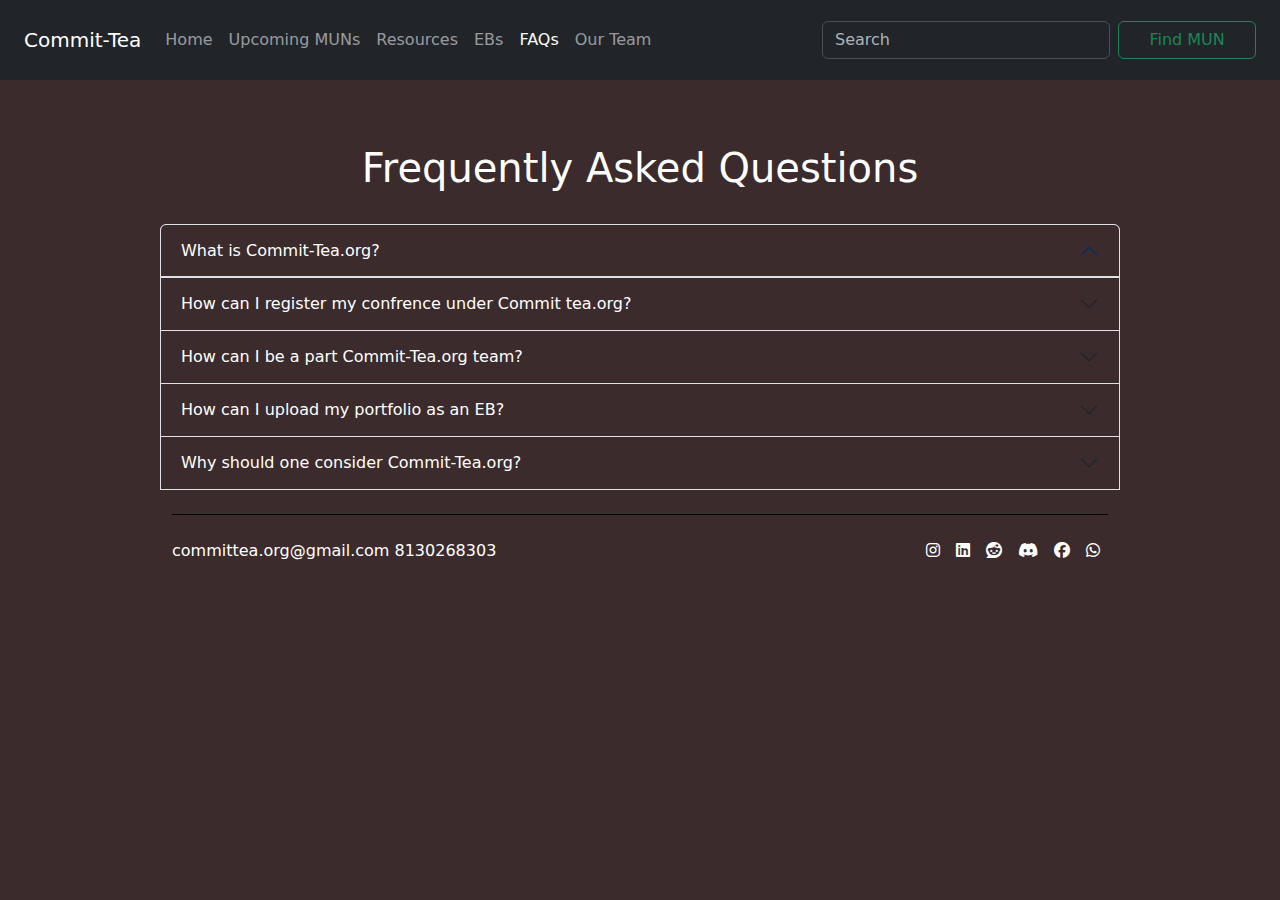
<file: faq.html>
<!DOCTYPE html>
<html>
  <head>
  <meta charset="utf-8">
  <meta name="viewport" content="width=device-width",initial-scale=1.0>
  <title>FAQs | Commit-Tea</title>
  <link href="style.css" rel="stylesheet" type="text/css">
  <link rel="preconnect" href="https://fonts.googleapis.com">
<link rel="preconnect" href="https://fonts.gstatic.com" crossorigin>
<link href="https://fonts.googleapis.com/css2?family=Cormorant+Garamond:ital,wght@0,300;0,400;0,500;0,600;0,700;1,300;1,400;1,500;1,600;1,700&display=swap" rel="stylesheet">
  <style>
    /* GLOBAL STYLES
    -------------------------------------------------- */
    /* Padding below the footer and lighter body text */
    body {
      padding-top: 3rem;
      padding-bottom: 3rem;
      color: rgb(var(--bs-tertiary-color-rgb));
   
    }
    /* CUSTOMIZE THE CAROUSEL
    -------------------------------------------------- */
    /* Carousel base class */
    .carousel {
      margin-bottom: 4rem;
    }
    /* Since positioning the image, we need to help out the caption */
    .carousel-caption {
      bottom: 3rem;
      z-index: 10;
    }
    /* Declare heights because of positioning of img element */
    .carousel-item {
      height: 32rem;
    }
    /* MARKETING CONTENT
    -------------------------------------------------- */
    /* Center align the text within the three columns below the carousel */
    .marketing .col-lg-4 {
      margin-bottom: 1.5rem;
      text-align: center;
    }
    /* rtl:begin:ignore */
    .marketing .col-lg-4 p {
      margin-right: .75rem;
      margin-left: .75rem;
    }
    /* rtl:end:ignore */
    /* RESPONSIVE CSS
    -------------------------------------------------- */
    @media (min-width: 40em) {
      /* Bump up size of carousel content */
      .carousel-caption p {
        margin-bottom: 1.25rem;
        font-size: 1.25rem;
        line-height: 1.4;
      }
      .featurette-heading {
        font-size: 50px;
      }
    }
    @media (min-width: 62em) {
      .featurette-heading {
        margin-top: 7rem;
      }
    }
    a {
  color: #ffffff;
  text-decoration: none;
  transition: color 0.3s;

  padding: 0px 0px;
  border-radius: 5px;
}






  </style>
<header data-bs-theme="dark" style="background-color: #7e361c;">
  <body style="background-color: #3B2B2C;">
  <nav class="navbar navbar-expand-md navbar-dark fixed-top bg-dark" style="background-color: #7e361c;">
    <div class="container-fluid" style="margin: 12px;">
      <a class="navbar-brand" href="#">Commit-Tea</a>
      <button class="navbar-toggler" type="button" data-bs-toggle="collapse" data-bs-target="#navbarCollapse" aria-controls="navbarCollapse" aria-expanded="false" aria-label="Toggle navigation">
        <span class="navbar-toggler-icon"></span>
      </button>
      <div class="collapse navbar-collapse" id="navbarCollapse">
        <ul class="navbar-nav me-auto mb-2 mb-md-0">
          <li class="nav-item">
            <a class="nav-link" aria-current="page" href="home.html">Home</a>
          </li>
          <li class="nav-item">
            <a class="nav-link" href="Upcoming_MUN.html">Upcoming MUNs</a>
          </li>
          <li class="nav-item">
            <a class="nav-link" href="https://docs.google.com/document/d/1LzsPCbvlZHPqbRdmsMCP7bk4DlWePwk37pUHad0Y7xM/edit">Resources</a>
          </li>
          <li class="nav-item">
            <a class="nav-link" href="ebs.html">EBs</a>
          </li>
          <li class="nav-item">
            <a class="nav-link active" href="faq.html">FAQs</a>
          </li>
          <li class="nav-item">
            <a class="nav-link" href="Our-team.html">Our Team</a>
          </li>
        </ul>
        <form class="d-flex" role="search">
          <input class="form-control me-2" type="search" placeholder="Search" aria-label="Search">
          <button class="btn btn-outline-success" type="submit" style="width: 200px;">Find MUN</button>
        </form>
      </div>
    </div>
  </nav>
</header>

    <h1 class="display-5-fw-bold-text-body-emphasis" style="margin-left: auto; margin-right: auto; text-align: center; margin-bottom: 2rem; margin-top: 6rem ; color: #ffffff;;">Frequently Asked Questions</h1>
    <!--FAQ 1-->
    <div class="accordion" id="accordionExample" style="margin-left: auto; margin-right: auto; width: 75%; margin-bottom: 7rem; background-color: #3B2B2C;">
        <div class="accordion-item">
            <h2 class="accordion-header" id="headingOne"; >
              <button class="accordion-button" type="button" data-bs-toggle="collapse" data-bs-target="#collapseOne" aria-expanded="true" aria-controls="collapseOne" style="background-color:#3B2B2C; color: #ffffff;">
               What is Commit-Tea.org? 
              </button>
            </h2>
            <div id="collapseOne" class="accordion-collapse collapse" aria-labelledby="headingOne" data-bs-parent="#accordionExample">
              <div class="accordion-body" style="background-color: #3B2B2C; color: #ffffff;">
                CommitTea.org is a premier media partnering agency dedicated to providing Model UN Summits around India a chance to increase their outreach. We excel in advertising conferences across the circuit, offering a platform for Executive Board Members to showcase their expertise to a wide audience of hosts and providing Indian delegates with valuable resources composed by the most adept around the circuit!
              </div>
            </div>
          </div>
          <!--FAQ 2-->
        <div class="accordion-item">
            <h2 class="accordion-header" id="headingTwo">
              <button class="accordion-button collapsed" type="button" data-bs-toggle="collapse" data-bs-target="#collapseTwo" aria-expanded="false" aria-controls="collapseTwo" style="background-color: #3B2B2C;color: #ffffff;">
                How can I register my confrence under Commit tea.org?
              </button>
            </h2>
            <div id="collapseTwo" class="accordion-collapse collapse" aria-labelledby="headingTwo" data-bs-parent="#accordionExample">
              <div class="accordion-body " style="background-color: #3B2B2C;color: #ffffff;">
                Are you seeking to put your Model UN conference to an even greater height? You can always apply here at the first slide of coursel in the home page. Expect a response from us soon!
              </div>
            </div>
          </div>
          <!--FAQ 3-->
        <div class="accordion-item">
            <h2 class="accordion-header" id="headingThree">
              <button class="accordion-button collapsed" type="button" data-bs-toggle="collapse" data-bs-target="#collapseThree" aria-expanded="false" aria-controls="collapseTwo" style="background-color: #3B2B2C;color: #ffffff;">
                How can I be a part Commit-Tea.org team?
              </button>
            </h2>
            <div id="collapseThree" class="accordion-collapse collapse" aria-labelledby="headingThree" data-bs-parent="#accordionExample">
              <div class="accordion-body" style="background-color: #3B2B2C; color: #ffffff;">
                Are you interested in joining CommitTea as an official volunteer?  If you're ready to unleash your potential, drive impactful change, and lead with unparalleled dedication, seize this opportunity to join CommitTea.org!
                <br><br>
<a href="https://docs.google.com/forms/d/e/1FAIpQLSdtDu5l0nt2oVtwcQPAq8k_IswKuWGieDMmYhbTBtF_WA-6kQ/viewform" style="color: #ffffff;">Click on this text to apply as a Volunteers</a>
<br>
<a href="https://docs.google.com/forms/d/1sSjhI8Tqu2L3OMts1IBTR3g3YonM-mX_C1zvpnx520c/viewform?edit_requested=true" style="color: #ffffff;">Click on this text to apply as a Marketing Intern</a>
<br>



              </div>
            </div>
          </div>
        <!-- FAQ 4 -->
        <div class="accordion-item">
          <h2 class="accordion-header" id="headingFour">
            <button class="accordion-button collapsed" type="button" data-bs-toggle="collapse" data-bs-target="#collapseFour" aria-expanded="false" aria-controls="collapseFour" style="background-color: #3B2B2C;color: #ffffff;">
              How can I upload my portfolio as an EB?

            </button>
          </h2>
          <div id="collapseFour" class="accordion-collapse collapse" aria-labelledby="headingFour" data-bs-parent="#accordionExample">
            <div class="accordion-body" style="background-color: #3B2B2C; color: #ffffff;">
              Increase your visibility within the professional community and connect with organizations that value your expertise by applying at 
              <br>
              <a href="https://docs.google.com/forms/d/1qo45O_7QmbOr8qNJqzH9i4L9Ozj8KdvGuJM9l2jYG2Q/edit" style="color: #ffffff;">here</a>
            </div>
          </div>
        </div>
        <!-- FAQ 5 -->
        <div class="accordion-item">
          <h2 class="accordion-header" id="headingFive">
            <button class="accordion-button collapsed" type="button" data-bs-toggle="collapse" data-bs-target="#collapseFive" aria-expanded="false" aria-controls="collapseFive" style="background-color: #3B2B2C; color: #ffffff;">
              Why should one consider Commit-Tea.org?
            </button>
          </h2>
          <div id="collapseFive" class="accordion-collapse collapse" aria-labelledby="headingFive" data-bs-parent="#accordionExample">
            <div class="accordion-body" style="background-color: #3B2B2C; color: #ffffff;">
              Commit-Tea offers its clients and users a wide range of assorted resources to select from. Our organization seeks to stretch its outreach all over India, notably being the pioneer in creating an inclusive and personalized center for hosts and delegates spanning a variety of matters.

            </div>
          </div>
        </div>
    <div class="container">
      <!-- Include Font Awesome CDN in the head of your HTML -->
<link rel="stylesheet" href="https://cdnjs.cloudflare.com/ajax/libs/font-awesome/6.1.1/css/all.min.css">

<footer class="d-flex flex-wrap justify-content-between align-items-center py-3 my-4 border-top" >
  <p class="col-md-4 mb-0 text-white">committea.org@gmail.com       8130268303</p>

  <ul class="nav col-md-4 justify-content-end">
    <li class="nav-item"><a href="https://www.instagram.com/committeaorg" class="nav-link px-2 text-white"><i class="fab fa-instagram"></i></a></li>
    <li class="nav-item"><a href="https://www.linkedin.com/in/committea-org-276aa0311/?original_referer=https%3A%2F%2Flinktr.ee%2F" class="nav-link px-2 text-white"><i class="fab fa-linkedin"></i></a></li>
    <li class="nav-item"><a href="https://www.reddit.com/r/committea/" class="nav-link px-2 text-white"><i class="fab fa-reddit"></i></a></li>
    <li class="nav-item"><a href="https://discord.com/invite/edzQcmbn5u" class="nav-link px-2 text-white"><i class="fab fa-discord"></i></a></li>
    <li class="nav-item"><a href="https://www.facebook.com/people/Commit-tea/61560628137798/" class="nav-link px-2 text-white"><i class="fab fa-facebook"></i></a></li>
    <li class="nav-item"><a href="https://chat.whatsapp.com/Jv0NdW444NsAep0yiUnhc2" class="nav-link px-2 text-white"><i class="fab fa-whatsapp"></i></a></li>
  </ul>
</footer>


      <script src="script.js"></script>



    </body></html>
</file>
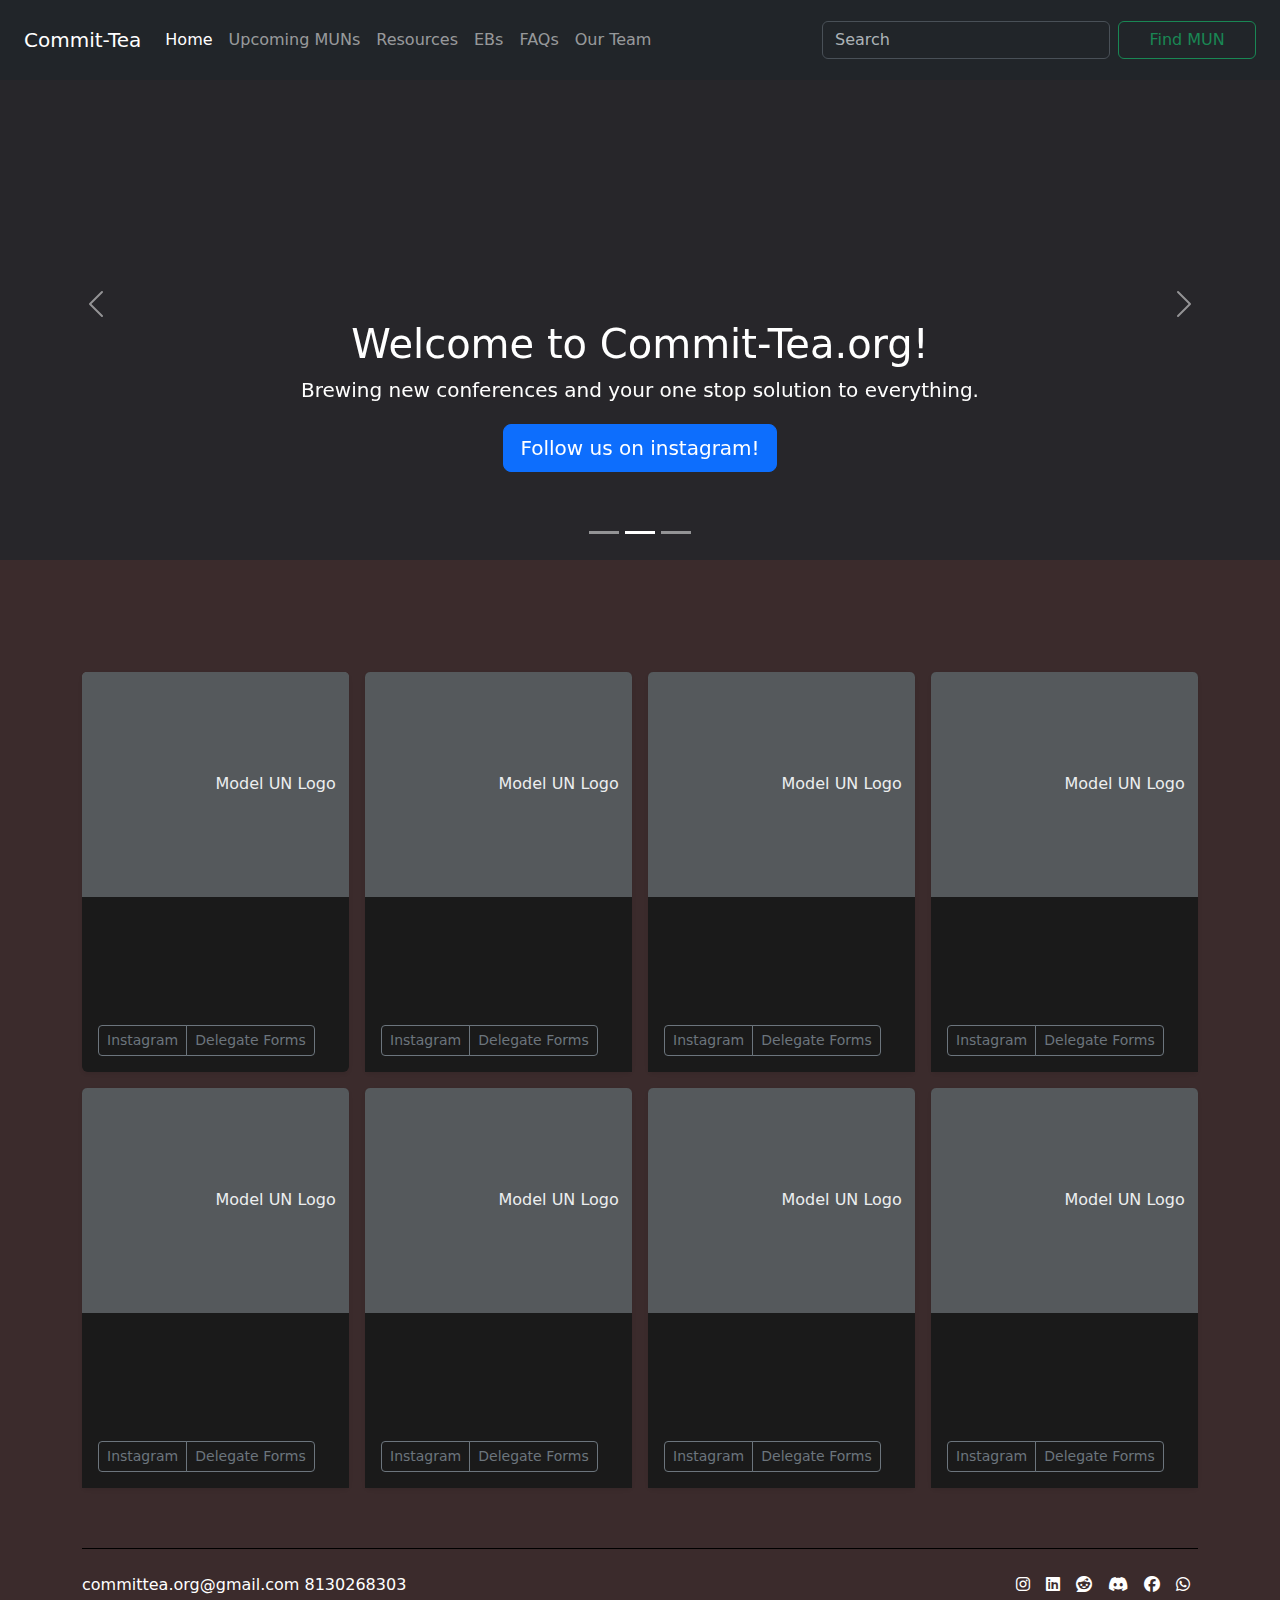
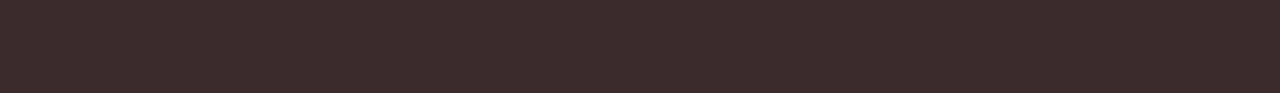
<file: home.html>
<!DOCTYPE html>
<html>

<head>
  <meta charset="utf-8">
  <meta name="viewport" content="width=device-width">
  <title>HOME | Commit-Tea</title>
  <link href="style.css" rel="stylesheet" type="text/css" />
   <link rel="preconnect" href="https://fonts.googleapis.com">
<link rel="preconnect" href="https://fonts.gstatic.com" crossorigin>
<link href="https://fonts.googleapis.com/css2?family=Cormorant+Garamond:ital,wght@0,300;0,400;0,500;0,600;0,700;1,300;1,400;1,500;1,600;1,700&display=swap" rel="stylesheet">
  
  <style>
    /* GLOBAL STYLES
    -------------------------------------------------- */
    /* Padding below the footer and lighter body text */

    body {
      padding-top: 3rem;
      padding-bottom: 3rem;
      color: rgb(var(--bs-tertiary-color-rgb));
    }


    /* CUSTOMIZE THE CAROUSEL
    -------------------------------------------------- */

    /* Carousel base class */
    .carousel {
      margin-bottom: 4rem;
    }
    /* Since positioning the image, we need to help out the caption */
    .carousel-caption {
      bottom: 3rem;
      z-index: 10;
    }

    /* Declare heights because of positioning of img element */
    .carousel-item {
      height: 32rem;
    }


    /* MARKETING CONTENT
    -------------------------------------------------- */

    /* Center align the text within the three columns below the carousel */
    .marketing .col-lg-4 {
      margin-bottom: 1.5rem;
      text-align: center;
    }
    /* rtl:begin:ignore */
    .marketing .col-lg-4 p {
      margin-right: .75rem;
      margin-left: .75rem;
    }
    /* rtl:end:ignore */


    /* Featurettes
    ------------------------- */

    .featurette-divider {
      margin: 5rem 0; /* Space out the Bootstrap <hr> more */
    }

    /* Thin out the marketing headings */
    /* rtl:begin:remove */
    .featurette-heading {
      letter-spacing: -.05rem;
    }

    /* rtl:end:remove */

    /* RESPONSIVE CSS
    -------------------------------------------------- */

    @media (min-width: 40em) {
      /* Bump up size of carousel content */
      .carousel-caption p {
        margin-bottom: 1.25rem;
        font-size: 1.25rem;
        line-height: 1.4;
      }

      .featurette-heading {
        font-size: 50px;
      }
    }

    @media (min-width: 62em) {
      .featurette-heading {
        margin-top: 7rem;
      }
    }

    .footer{
      color: aliceblue;
    }

    .classuwu{
      text-align: left; }
    

  </style>
</head>

<body style="background-color: #3B2B2C">
  <header data-bs-theme="dark">
    <nav class="navbar navbar-expand-md navbar-dark fixed-top bg-dark ">
      <div class="container-fluid" style="margin: 12px;" style="background-color: rgb(26, 26, 26);">
        <a class="navbar-brand" href="#">Commit-Tea</a>
        <button class="navbar-toggler" type="button" data-bs-toggle="collapse" data-bs-target="#navbarCollapse" aria-controls="navbarCollapse" aria-expanded="false" aria-label="Toggle navigation">
          <span class="navbar-toggler-icon"></span>
        </button>
        <div class="collapse navbar-collapse" id="navbarCollapse">
          <ul class="navbar-nav me-auto mb-2 mb-md-0">
            <li class="nav-item">
              <a class="nav-link active" aria-current="page" href="#">Home</a>
            </li>
            <li class="nav-item">
              <a class="nav-link" href="Upcoming_MUN.html">Upcoming MUNs</a>
            </li>
            <li class="nav-item">
              <a class="nav-link" href="https://docs.google.com/document/d/1LzsPCbvlZHPqbRdmsMCP7bk4DlWePwk37pUHad0Y7xM/edit">Resources</a>
            </li>
            <li class="nav-item">
              <a class="nav-link" href="ebs.html">EBs</a>
            </li>
            <li class="nav-item">
              <a class="nav-link" href="faq.html">FAQs</a>
            </li>
            <li class="nav-item">
              <a class="nav-link" href="Our-team.html">Our Team</a>
            </li>


          </li>
          </ul>

          <form class="d-flex" role="search">
            <input class="form-control me-2" type="search" placeholder="Search" aria-label="Search">
            <button class="btn btn-outline-success" type="submit" style="width: 200px;">Find MUN</button>
          </form>
        </div>
      </div>
    </nav>
  </header>
  <main>

    <div id="myCarousel" class="carousel slide mb-6" data-bs-ride="carousel">
      <div class="carousel-indicators">
        <button type="button" data-bs-target="#myCarousel" data-bs-slide-to="0" class="" aria-label="Slide 1"></button>
        <button type="button" data-bs-target="#myCarousel" data-bs-slide-to="1" aria-label="Slide 2" class="active" aria-current="true"></button>
        <button type="button" data-bs-target="#myCarousel" data-bs-slide-to="2" aria-label="Slide 3" class=""></button>
      </div>
      <div class="carousel-inner">
        <div class="carousel-item">
          <svg class="bd-placeholder-img" width="100%" height="100%" xmlns="http://www.w3.org/2000/svg" aria-hidden="true" preserveAspectRatio="xMidYMid slice" focusable="false"><rect width="100%" height="100%" fill="var(--bs-secondary-color)"></rect></svg>
          <div class="container">
            <div class="carousel-caption text-start">
              <h1>Find upcoming conferences!</h1>
              <p class="opacity-75">Commit-Tea has the list of all the great upcoming conferences. The list will be out very soon. Add your conference to our evergrowing list!</p>
              <p><a class="btn btn-lg btn-primary" href="https://docs.google.com/forms/d/e/1FAIpQLSemIjuPcnMkKWXyoPFtt7pHVRJEY5Qx6rEXeYUffc3VYU7WiQ/viewform?usp=sf_link">Collaborate with us!</a></p>
            </div>
          </div>
        </div>
        <div class="carousel-item active">
          <svg class="bd-placeholder-img" width="100%" height="100%" xmlns="http://www.w3.org/2000/svg" aria-hidden="true" preserveAspectRatio="xMidYMid slice" focusable="false"><rect width="100%" height="100%" fill="var(--bs-secondary-color)"></rect></svg>
          <div class="container">
            <div class="carousel-caption">
              <h1>Welcome to Commit-Tea.org! </h1>
              <p>Brewing new conferences and your one stop solution to everything.</p>
              <p><a class="btn btn-lg btn-primary" href="https://www.instagram.com/committeaorg">Follow us on instagram!</a></p>
            </div>
          </div>
        </div>
        <div class="carousel-item">
          <svg class="bd-placeholder-img" width="100%" height="100%" xmlns="http://www.w3.org/2000/svg" aria-hidden="true" preserveAspectRatio="xMidYMid slice" focusable="false"><rect width="100%" height="100%" fill="var(--bs-secondary-color)"></rect></svg>
          <div class="container">
            <div class="carousel-caption text-end">
              <h1> Resources for Preperation</h1>
              <p>Specially curated by a team of several copywriters and editorship of well-regarded EBs, catered exceptionally for the Indian Circuit.</p>
              <p><a class="btn btn-lg btn-primary" href="https://docs.google.com/document/d/1LzsPCbvlZHPqbRdmsMCP7bk4DlWePwk37pUHad0Y7xM/edit">Browse resource section</a></p>
            </div>
          </div>
        </div>
      </div>
      <button class="carousel-control-prev" type="button" data-bs-target="#myCarousel" data-bs-slide="prev">
        <span class="carousel-control-prev-icon" aria-hidden="true"></span>
        <span class="visually-hidden">Previous</span>
      </button>
      <button class="carousel-control-next" type="button" data-bs-target="#myCarousel" data-bs-slide="next">
        <span class="carousel-control-next-icon" aria-hidden="true"></span>
        <span class="visually-hidden">Next</span>
      </button>
    </div>


    <!-- Marketing messaging and featurettes
    ================================================== -->
    <!-- Wrap the rest of the page in another container to center all the content. -->

    <div class="album py-5 bg-body-tertiary" style="background-color: #3B2B2C; height: 900px;">
      <div class="container">

        <div class="row row-cols-1 row-cols-sm-2 row-cols-md-3 g-3">
          <div class="col">
            <div class="card shadow-sm" style="background-color: rgb(26, 26, 26);">
              <svg class="bd-placeholder-img card-img-top" style="background-color: dimgray;" width="100%" height="225" xmlns="http://www.w3.org/2000/svg" role="img" aria-label="Placeholder: Model UN Logo" preserveAspectRatio="xMidYMid slice" focusable="false"><title>Placeholder</title><rect width="100%" height="100%" fill="#55595c"></rect><text x="50%" y="50%" fill="#eceeef" dy=".3em">Model UN Logo</text></svg>
              <div class="card-body classuwu">
                <p><br><br><br><br></p>
                <div class="d-flex justify-content-between align-items-center">
                  <div class="btn-group">
                    <button type="button" class="btn btn-sm btn-outline-secondary">Instagram</button>
                    <button type="button" class="btn btn-sm btn-outline-secondary">Delegate Forms</button>
                  </div>
                  <small class="text-body-secondary"></small>
                </div>
              </div>
            </div>
          </div>
          <div class="col">
            <div class="card shadow-sm">
              <svg class="bd-placeholder-img card-img-top" width="100%" height="225" xmlns="http://www.w3.org/2000/svg" role="img" aria-label="Placeholder: Model UN Logo" preserveAspectRatio="xMidYMid slice" focusable="false"><title>Placeholder</title><rect width="100%" height="100%" fill="#55595c"></rect><text x="50%" y="50%" fill="#eceeef" dy=".3em">Model UN Logo</text></svg>
              <div class="card-body classuwu" style="background-color: rgb(26, 26, 26);">
                <p><br><br><br><br></p>
                <div class="d-flex justify-content-between align-items-center">
                  <div class="btn-group">
                    <button type="button" class="btn btn-sm btn-outline-secondary">Instagram</button>
                    <button type="button" class="btn btn-sm btn-outline-secondary">Delegate Forms</button>
                  </div>
                  <small class="text-body-secondary"></small>
                </div>
              </div>
            </div>
          </div>
          <div class="col">
            <div class="card shadow-sm">
              <svg class="bd-placeholder-img card-img-top" width="100%" height="225" xmlns="http://www.w3.org/2000/svg" role="img" aria-label="Placeholder: Model UN Logo" preserveAspectRatio="xMidYMid slice" focusable="false"><title>Placeholder</title><rect width="100%" height="100%" fill="#55595c"></rect><text x="50%" y="50%" fill="#eceeef" dy=".3em">Model UN Logo</text></svg>
              <div class="card-body classuwu" style="background-color:rgb(26, 26, 26) ;">
                <p><br><br><br><br></p>
                <div class="d-flex justify-content-between align-items-center">
                  <div class="btn-group">
                    <button type="button" class="btn btn-sm btn-outline-secondary">Instagram</button>
                    <button type="button" class="btn btn-sm btn-outline-secondary">Delegate Forms</button>
                  </div>
                  <small class="text-body-secondary"></small>
                </div>
              </div>
            </div>
          </div>
          <div class="col">
            <div class="card shadow-sm">
              <svg class="bd-placeholder-img card-img-top" width="100%" height="225" xmlns="http://www.w3.org/2000/svg" role="img" aria-label="Placeholder: Model UN Logo" preserveAspectRatio="xMidYMid slice" focusable="false"><title>Placeholder</title><rect width="100%" height="100%" fill="#55595c"></rect><text x="50%" y="50%" fill="#eceeef" dy=".3em">Model UN Logo</text></svg>
              <div class="card-body  classuwu" style="background-color: rgb(26, 26, 26);">
                <p><br><br><br><br></p>
                <div class="d-flex justify-content-between align-items-center">
                  <div class="btn-group">
                    <button type="button" class="btn btn-sm btn-outline-secondary">Instagram</button>
                    <button type="button" class="btn btn-sm btn-outline-secondary">Delegate Forms</button>
                  </div>
                  <small class="text-body-secondary"></small>
                </div>
              </div>
            </div>
          </div>
          <div class="col">
            <div class="card shadow-sm">
              <svg class="bd-placeholder-img card-img-top" width="100%" height="225" xmlns="http://www.w3.org/2000/svg" role="img" aria-label="Placeholder: Model UN Logo" preserveAspectRatio="xMidYMid slice" focusable="false"><title>Placeholder</title><rect width="100%" height="100%" fill="#55595c"></rect><text x="50%" y="50%" fill="#eceeef" dy=".3em">Model UN Logo</text></svg>
              <div class="card-body classuwu" style="background-color: rgb(26, 26, 26);">
                <p><br><br><br><br></p>
                <div class="d-flex justify-content-between align-items-center">
                  <div class="btn-group">
                    <button type="button" class="btn btn-sm btn-outline-secondary">Instagram</button>
                    <button type="button" class="btn btn-sm btn-outline-secondary">Delegate Forms</button>
                  </div>
                  <small class="text-body-secondary"></small>
                </div>
              </div>
            </div>
          </div>
          <div class="col">
            <div class="card shadow-sm">
              <svg class="bd-placeholder-img card-img-top" width="100%" height="225" xmlns="http://www.w3.org/2000/svg" role="img" aria-label="Placeholder: Model UN Logo" preserveAspectRatio="xMidYMid slice" focusable="false"><title>Placeholder</title><rect width="100%" height="100%" fill="#55595c"></rect><text x="50%" y="50%" fill="#eceeef" dy=".3em">Model UN Logo</text></svg>
              <div class="card-body  classuwu" style="background-color: rgb(26, 26, 26);">
                <p><br><br><br><br></p>
                <div class="d-flex justify-content-between align-items-center">
                  <div class="btn-group">
                    <button type="button" class="btn btn-sm btn-outline-secondary">Instagram</button>
                    <button type="button" class="btn btn-sm btn-outline-secondary">Delegate Forms</button>
                  </div>
                  <small class="text-body-secondary"></small>
                </div>
              </div>
            </div>
          </div>
          <div class="col">
            <div class="card shadow-sm">
              <svg class="bd-placeholder-img card-img-top" width="100%" height="225" xmlns="http://www.w3.org/2000/svg" role="img" aria-label="Placeholder: Model UN Logo" preserveAspectRatio="xMidYMid slice" focusable="false"><title>Placeholder</title><rect width="100%" height="100%" fill="#55595c"></rect><text x="50%" y="50%" fill="#eceeef" dy=".3em">Model UN Logo</text></svg>
              <div class="card-body classuwu" style="background-color: rgb(26, 26, 26);">
                <p><br><br><br><br></p>
                <div class="d-flex justify-content-between align-items-center">
                  <div class="btn-group">
                    <button type="button" class="btn btn-sm btn-outline-secondary">Instagram</button>
                    <button type="button" class="btn btn-sm btn-outline-secondary">Delegate Forms</button>
                  </div>
                  <small class="text-body-secondary"></small>
                </div>
              </div>
            </div>
          </div>
          <div class="col">
            <div class="card shadow-sm">
              <svg class="bd-placeholder-img card-img-top" width="100%" height="225" xmlns="http://www.w3.org/2000/svg" role="img" aria-label="Placeholder: Model UN Logo" preserveAspectRatio="xMidYMid slice" focusable="false"><title>Placeholder</title><rect width="100%" height="100%" fill="#55595c"></rect><text x="50%" y="50%" fill="#eceeef" dy=".3em">Model UN Logo</text></svg>
              <div class="card-body  classuwu" style="background-color: rgb(26, 26, 26);">
                <p><br><br><br><br></p>
                <div class="d-flex justify-content-between align-items-center">
                  <div class="btn-group">
                    <button type="button" class="btn btn-sm btn-outline-secondary">Instagram</button>
                    <button type="button" class="btn btn-sm btn-outline-secondary">Delegate Forms</button>
                  </div>
                  <small class="text-body-secondary"></small>
                </div>
              </div>
            </div>
          </div>
        </div>
      </div>

    </div>
  </main>
  <div class="container">
   <link rel="stylesheet" href="https://cdnjs.cloudflare.com/ajax/libs/font-awesome/6.1.1/css/all.min.css">

<footer class="d-flex flex-wrap justify-content-between align-items-center py-3 my-4 border-top" >
  <p class="col-md-4 mb-0 text-white">committea.org@gmail.com       8130268303</p>

  <ul class="nav col-md-4 justify-content-end">
    <li class="nav-item"><a href="https://www.instagram.com/committeaorg" class="nav-link px-2 text-white"><i class="fab fa-instagram"></i></a></li>
    <li class="nav-item"><a href="https://www.linkedin.com/in/committea-org-276aa0311/?original_referer=https%3A%2F%2Flinktr.ee%2F" class="nav-link px-2 text-white"><i class="fab fa-linkedin"></i></a></li>
    <li class="nav-item"><a href="https://www.reddit.com/r/committea/" class="nav-link px-2 text-white"><i class="fab fa-reddit"></i></a></li>
    <li class="nav-item"><a href="https://discord.com/invite/edzQcmbn5u" class="nav-link px-2 text-white"><i class="fab fa-discord"></i></a></li>
    <li class="nav-item"><a href="https://www.facebook.com/people/Commit-tea/61560628137798/" class="nav-link px-2 text-white"><i class="fab fa-facebook"></i></a></li>
    <li class="nav-item"><a href="https://chat.whatsapp.com/Jv0NdW444NsAep0yiUnhc2" class="nav-link px-2 text-white"><i class="fab fa-whatsapp"></i></a></li>
  </ul>
</footer>



  </div>
  <script src="script.js"></script>
</body>

</html>
</file>
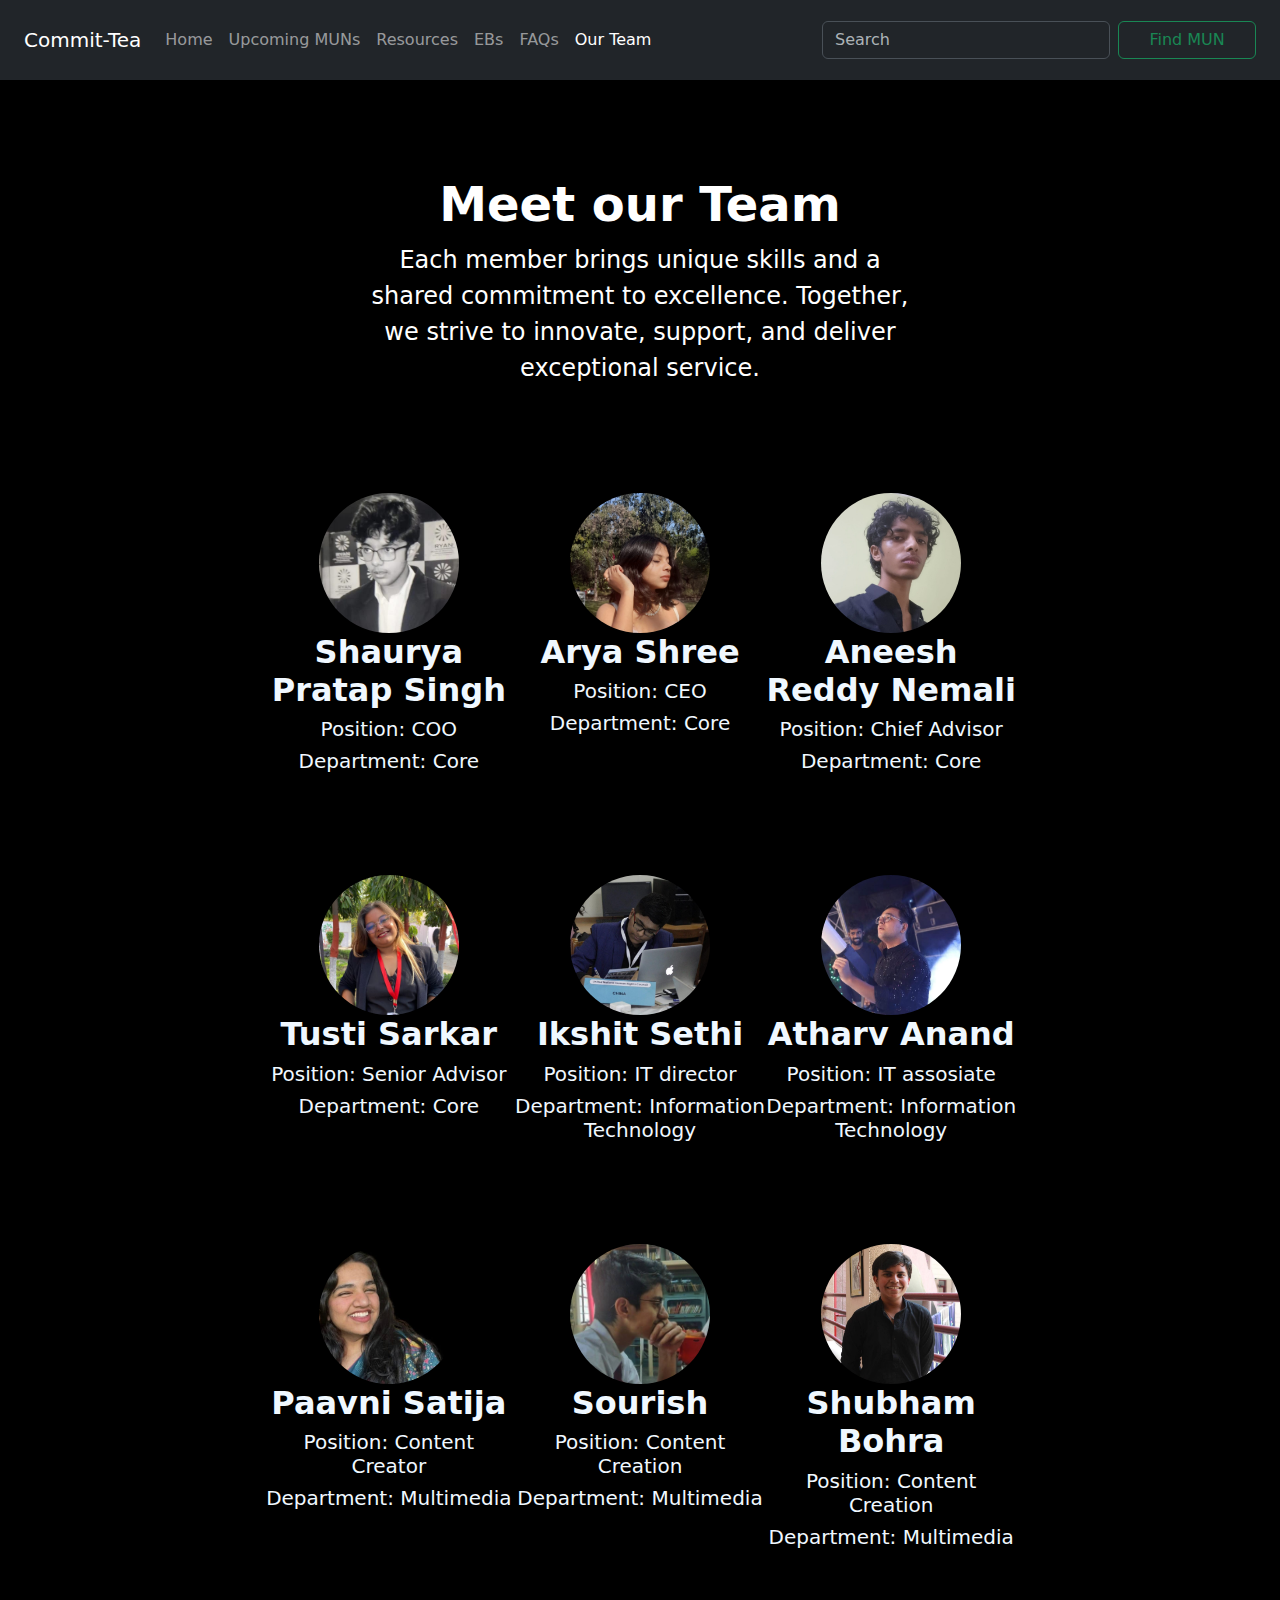
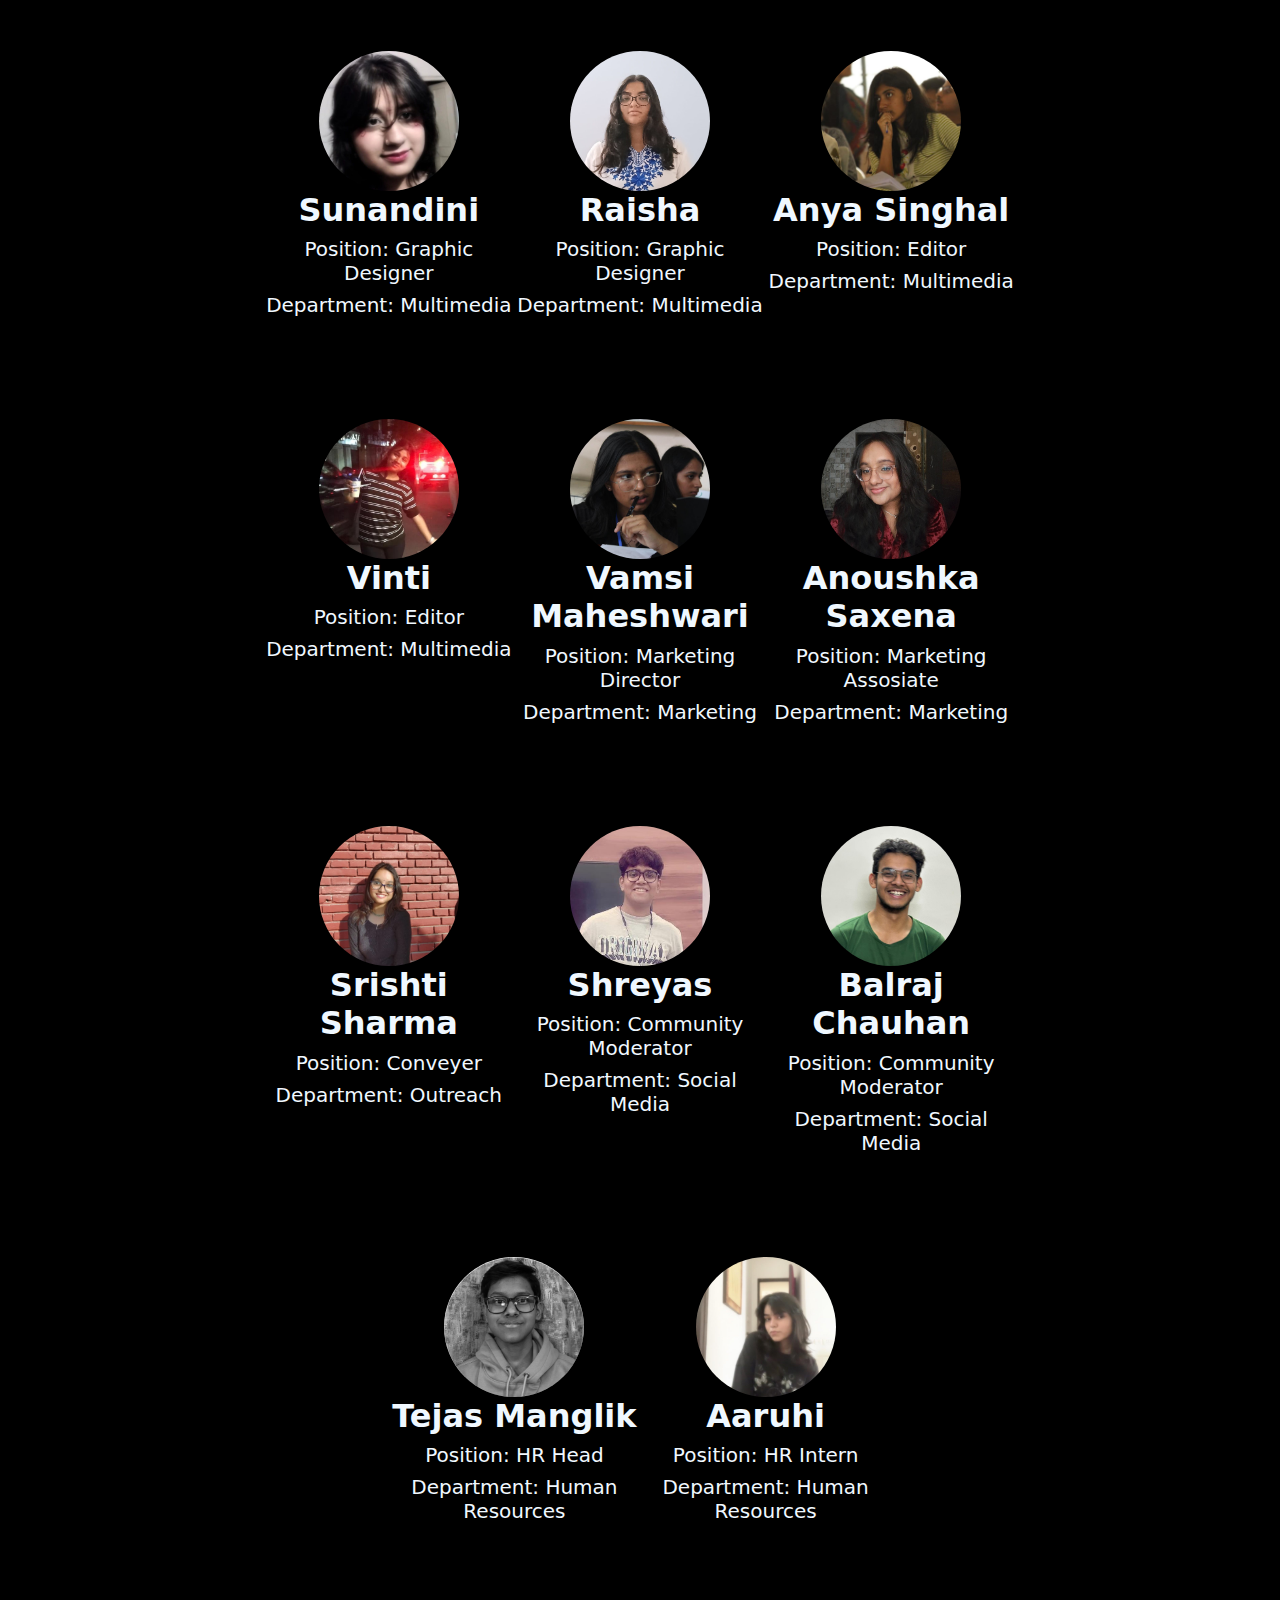
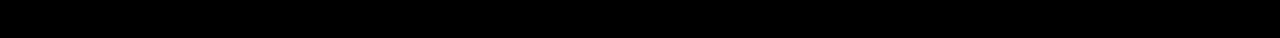
<file: Our-team.html>
<!DOCTYPE html>
<html>
<head>
  <meta charset="utf-8">
  <meta name="viewport" content="width=device-width">
  <title>Our team | Commit-Tea</title>
  <link href="style.css" rel="stylesheet" type="text/css">

  <style>
    body {
      padding-top: 3rem;
      padding-bottom: 3rem;
      color: rgb(var(--bs-tertiary-color-rgb));
      background-color: black;
    }

    .carousel {
      margin-bottom: 4rem;
    }
    .carousel-caption {
      bottom: 3rem;
      z-index: 10;
    }
    .carousel-item {
      height: 32rem;
    }

    .marketing .col-lg-4 {
      margin-bottom: 1.5rem;
      text-align: center;
    }
    .marketing .col-lg-4 p {
      margin-right: .75rem;
      margin-left: .75rem;
    }
    .bg-body-tertiary {
      background-color: #333333;
      color: white;
    }

    @media (min-width: 40em) {
      .carousel-caption p {
        margin-bottom: 1.25rem;
        font-size: 1.25rem;
        line-height: 1.4;
      }

      .featurette-heading {
        font-size: 50px;
      }
    }

    @media (min-width: 62em) {
      .featurette-heading {
        margin-top: 7rem;
      }
    }

    .team-member {
      background-color: #000;
      color: aliceblue;
    }

    .py-5sp{
      padding-top: 5rem;
      text-align: center;
    }
    
  </style>
</head>
<body>
  <header data-bs-theme="dark" style="background-color: #7e361c;">
    <nav class="navbar navbar-expand-md navbar-dark fixed-top bg-dark" style="background-color: #7e361c;">
      <div class="container-fluid" style="margin: 12px;">
        <a class="navbar-brand" href="#">Commit-Tea</a>
        <button class="navbar-toggler" type="button" data-bs-toggle="collapse" data-bs-target="#navbarCollapse" aria-controls="navbarCollapse" aria-expanded="false" aria-label="Toggle navigation">
          <span class="navbar-toggler-icon"></span>
        </button>
        <div class="collapse navbar-collapse" id="navbarCollapse">
          <ul class="navbar-nav me-auto mb-2 mb-md-0">
            <li class="nav-item">
              <a class="nav-link" aria-current="page" href="home.html">Home</a>
            </li>
            <li class="nav-item">
              <a class="nav-link" href="Upcoming_MUN.html">Upcoming MUNs</a>
            </li>
            <li class="nav-item">
              <a class="nav-link" href="https://docs.google.com/document/d/1LzsPCbvlZHPqbRdmsMCP7bk4DlWePwk37pUHad0Y7xM/edit">Resources</a>
            </li>
            <li class="nav-item">
              <a class="nav-link" href="ebs.html">EBs</a>
            </li>
            <li class="nav-item">
              <a class="nav-link" href="faq.html">FAQs</a>
            </li>
            <li class="nav-item">
              <a class="nav-link active" href="Our-team.html">Our Team</a>
            </li>
          </ul>
          <form class="d-flex" role="search">
            <input class="form-control me-2" type="search" placeholder="Search" aria-label="Search">
            <button class="btn btn-outline-success" type="submit" style="width: 200px;">Find MUN</button>
          </form>
        </div>
      </div>
    </nav>
  </header>

  <div class="container marketing" style="margin-top: 0rem; max-width: 2000px; background-color: black;">
    <div class="p-5 mb-4 bg-body-tertiary rounded-3" style="background-color: rgb(0, 0, 0);">
      <div class="container-fluid py-5sp">
        <h1 class="display-5 fw-bold">Meet our Team</h1>
        <p class="fs-4" style="max-width: 50%;align-self: center;margin: auto;">Each member brings unique skills and a shared commitment to excellence. Together, we strive to innovate, support, and deliver exceptional&nbsp;service.</p>
      </div>
    </div>
    <div class="row" style="--bs-gutter-x: 0px;">
      <div class="col-lg-4 team-member">
        <img src="Our_team images database\Shaurya.jpg" alt="Shaurya" class="bd-placeholder-img rounded-circle" width="140" height="140">
        <h2 class="fw-normal"><b>Shaurya Pratap Singh</b></h2>
        <h5 class="fw-normal">Position: COO </h5>
        <h5 class="fw-normal">Department: Core </h5>
        
      </div><!-- /.col-lg-4 -->
      <div class="col-lg-4 team-member">
        <img src="Our_team images database\Arya.jpg" alt="Arya" class="bd-placeholder-img rounded-circle" width="140" height="140">
        <h2 class="fw-normal"><b>Arya Shree</b></h2>
        <h5 class="fw-normal">Position: CEO </h5>
        <h5 class="fw-normal">Department: Core </h5>
      </div><!-- /.col-lg-4 -->
      <div class="col-lg-4 team-member">
        <img src="Our_team images database\Aneesh.jpg" alt="Aneesh" class="bd-placeholder-img rounded-circle" width="140" height="140">
        <h2 class="fw-normal"><b>Aneesh Reddy Nemali</b></h2>
        <h5 class="fw-normal">Position: Chief Advisor </h5>
        <h5 class="fw-normal">Department: Core </h5>
        
      </div><!-- /.col-lg-4 -->
    </div><!-- /.row -->

    <div class="row" style="--bs-gutter-x: 0px;">
      <div class="col-lg-4 team-member">
        <img src="Our_team images database\Tusti.jpg" alt="abc" class="bd-placeholder-img rounded-circle" width="140" height="140">
        <h2 class="fw-normal"><b>Tusti Sarkar</b></h2>
        <h5 class="fw-normal">Position: Senior Advisor </h5>
        <h5 class="fw-normal">Department: Core </h5>
        
      </div><!-- /.col-lg-4 -->
      <div class="col-lg-4 team-member">
        <img src="Our_team images database\Ikshit.jpg" alt="xyz" class="bd-placeholder-img rounded-circle" width="140" height="140">
        <h2 class="fw-normal"><b>Ikshit Sethi</b></h2>
        <h5 class="fw-normal">Position: IT director </h5>
        <h5 class="fw-normal">Department: Information Technology </h5>
        
      </div><!-- /.col-lg-4 -->
      <div class="col-lg-4 team-member">
        <img src="Our_team images database\Atharv.jpg" alt="Sourish" class="bd-placeholder-img rounded-circle" width="140" height="140">
        <h2 class="fw-normal"><b>Atharv Anand</b></h2>
        <h5 class="fw-normal">Position: IT assosiate </h5>
        <h5 class="fw-normal">Department: Information Technology </h5>
        
      </div><!-- /.col-lg-4 -->
    </div><!-- /.row -->

    <div class="row" style="--bs-gutter-x: 0px;">
      <div class="col-lg-4 team-member">
        <img src="Our_team images database\Paavni.jpg" alt="Armaan" class="bd-placeholder-img rounded-circle" width="140" height="140">
        <h2 class="fw-normal"><b>Paavni Satija</b></h2>
        <h5 class="fw-normal">Position: Content Creator </h5>
        <h5 class="fw-normal">Department: Multimedia </h5>
        
      </div><!-- /.col-lg-4 -->
      <div class="col-lg-4 team-member">
        <img src="Our_team images database\Sourish.jpg" alt="Sun" class="bd-placeholder-img rounded-circle" width="140" height="140">
        <h2 class="fw-normal"><b>Sourish</b></h2>
        <h5 class="fw-normal">Position: Content Creation</h5>
        <h5 class="fw-normal">Department: Multimedia </h5>
        
      </div><!-- /.col-lg-4 -->
      <div class="col-lg-4 team-member">
        <img src="Our_team images database\Shubham.jpg" alt="Anya Singhak" class="bd-placeholder-img rounded-circle" width="140" height="140">
        <h2 class="fw-normal"><b>Shubham Bohra</b></h2>
        <h5 class="fw-normal">Position: Content Creation </h5>
        <h5 class="fw-normal">Department: Multimedia </h5>
      </div><!-- /.col-lg-4 -->
    </div><!-- /.row -->

    <div class="row" style="--bs-gutter-x: 0px;">
      <div class="col-lg-4 team-member">
        <img src="Our_team images database\sunandani.jpg" alt="Srishti Sharma" class="bd-placeholder-img rounded-circle" width="140" height="140">
        <h2 class="fw-normal"><b>Sunandini</b></h2>
        <h5 class="fw-normal">Position: Graphic Designer </h5>
        <h5 class="fw-normal">Department: Multimedia </h5>
        
      </div><!-- /.col-lg-4 -->
      <div class="col-lg-4 team-member">
        <img src="Our_team images database\Raisha.jpg" alt="Panav Tripathi" class="bd-placeholder-img rounded-circle" width="140" height="140">
        <h2 class="fw-normal"><b>Raisha</b></h2>
        <h5 class="fw-normal">Position: Graphic Designer </h5>
        <h5 class="fw-normal">Department: Multimedia </h5>
        
      </div><!-- /.col-lg-4 -->

      <div class="col-lg-4 team-member">
        <img src="Our_team images database\Anya.jpg" alt="Srishti Sharma" class="bd-placeholder-img rounded-circle" width="140" height="140">
        <h2 class="fw-normal"><b>Anya Singhal</b></h2>
        <h5 class="fw-normal">Position: Editor </h5>
        <h5 class="fw-normal">Department: Multimedia </h5>
        
      </div><!-- /.col-lg-4 -->
    <div class="row" style="--bs-gutter-x: 0px;">
      <div class="col-lg-4 team-member">
        <img src="Our_team images database\Vinti.jpg" alt="Panav Tripathi" class="bd-placeholder-img rounded-circle" width="140" height="140">
        <h2 class="fw-normal"><b>Vinti</b></h2>
        <h5 class="fw-normal">Position: Editor </h5>
        <h5 class="fw-normal">Department: Multimedia </h5>
        
      </div><!-- /.col-lg-4 -->
      <div class="col-lg-4 team-member">
        <img src="Our_team images database\Vamsi.jpg" alt="Balraj" class="bd-placeholder-img rounded-circle" width="140" height="140">
        <h2 class="fw-normal"><b>Vamsi Maheshwari</b></h2>
        <h5 class="fw-normal">Position: Marketing Director</h5>
        <h5 class="fw-normal">Department: Marketing </h5>
        
      </div><!-- /.col-lg-4 -->
      <div class="col-lg-4 team-member">
        <img src="Our_team images database\Anoushka.jpg" alt="Anoushka" class="bd-placeholder-img rounded-circle" width="140" height="140">
        <h2 class="fw-normal"><b>Anoushka Saxena</b></h2>
        <h5 class="fw-normal">Position: Marketing Assosiate </h5>
        <h5 class="fw-normal">Department: Marketing </h5>
        
      </div><!-- /.col-lg-4 -->
      </div><!--/.row-->
      <div class="row" style="--bs-gutter-x: 0px;">
    </div><!-- /.col-lg-4 -->
    <div class="col-lg-4 team-member">
      <img src="Our_team images database\Sristhi.jpg" alt="Anoushka" class="bd-placeholder-img rounded-circle" width="140" height="140">
      <h2 class="fw-normal"><b>Srishti Sharma</b></h2>
      <h5 class="fw-normal">Position: Conveyer </h5>
      <h5 class="fw-normal">Department: Outreach </h5>
      
    </div><!-- /.col-lg-4 -->
    <div class="col-lg-4 team-member" >
      <img src="Our_team images database\shreyas.jpg" alt="New Team Member" class="bd-placeholder-img rounded-circle" width="140" height="140">
      <h2 class="fw-normal"><b>Shreyas</b></h2>
      <h5 class="fw-normal">Position: Community Moderator</h5>
      <h5 class="fw-normal">Department: Social Media</h5>
      
    </div><!-- /.col-lg-4 -->
    <div class="col-lg-4 team-member">
      <img src="Our_team images database/Balraj.jpg" alt="Another New Team Member" class="bd-placeholder-img rounded-circle" width="140" height="140">
      <h2 class="fw-normal"><b>Balraj Chauhan</b></h2>
      <h5 class="fw-normal">Position: Community Moderator</h5>
      <h5 class="fw-normal">Department: Social Media</h5>
      
    </div><!-- /.col-lg-4 -->

  </div><!-- /.row -->
  <div class="row" style="--bs-gutter-x: 0px;">
    <div class="col-lg-4 team-member" >
      <img src="Our_team images database\Te.jpg" alt="New Team Member" class="bd-placeholder-img rounded-circle" width="140" height="140">
      <h2 class="fw-normal"><b>Tejas Manglik</b></h2>
      <h5 class="fw-normal">Position: HR Head</h5>
      <h5 class="fw-normal">Department: Human Resources</h5>
      
    </div><!-- /.col-lg-4 -->
    <div class="col-lg-4 team-member">
      <img src="Our_team images database\Aaruhi.jpg" alt="Another New Team Member" class="bd-placeholder-img rounded-circle" width="140" height="140">
      <h2 class="fw-normal"><b>Aaruhi </b></h2>
      <h5 class="fw-normal">Position: HR Intern</h5>
      <h5 class="fw-normal">Department: Human Resources</h5>
      
    </div><!-- /.col-lg-4 -->
  </div><!-- /.row -->

  </div><!-- /.container -->

  <script src="https://cdn.jsdelivr.net/npm/@popperjs/core@2.11.6/dist/umd/popper.min.js"></script>
  <script src="https://cdn.jsdelivr.net/npm/bootstrap@5.3.0-alpha1/dist/js/bootstrap.min.js"></script>
</body>
</html>
</file>
<file: style.css>
@charset "UTF-8";/*!
 * Bootstrap  v5.3.3 (https://getbootstrap.com/)
 * Copyright 2011-2024 The Bootstrap Authors
 * Licensed under MIT (https://github.com/twbs/bootstrap/blob/main/LICENSE)
 */
:root,[data-bs-theme=light] {
    --bs-blue: #0d6efd;
    --bs-indigo: #6610f2;
    --bs-purple: #6f42c1;
    --bs-pink: #d63384;
    --bs-red: #dc3545;
    --bs-orange: #fd7e14;
    --bs-yellow: #ffc107;
    --bs-green: #198754;
    --bs-teal: #20c997;
    --bs-cyan: #0dcaf0;
    --bs-black: #000;
    --bs-white: #fff;
    --bs-gray: #6c757d;
    --bs-gray-dark: #343a40;
    --bs-gray-100: #f8f9fa;
    --bs-gray-200: #e9ecef;
    --bs-gray-300: #dee2e6;
    --bs-gray-400: #ced4da;
    --bs-gray-500: #adb5bd;
    --bs-gray-600: #6c757d;
    --bs-gray-700: #495057;
    --bs-gray-800: #343a40;
    --bs-gray-900: #212529;
    --bs-primary: #0d6efd;
    --bs-secondary: #6c757d;
    --bs-success: #198754;
    --bs-info: #0dcaf0;
    --bs-warning: #ffc107;
    --bs-danger: #dc3545;
    --bs-light: #f8f9fa;
    --bs-dark: #212529;
    --bs-primary-rgb: 13,110,253;
    --bs-secondary-rgb: 108,117,125;
    --bs-success-rgb: 25,135,84;
    --bs-info-rgb: 13,202,240;
    --bs-warning-rgb: 255,193,7;
    --bs-danger-rgb: 220,53,69;
    --bs-light-rgb: 248,249,250;
    --bs-dark-rgb: 33,37,41;
    --bs-primary-text-emphasis: #052c65;
    --bs-secondary-text-emphasis: #2b2f32;
    --bs-success-text-emphasis: #0a3622;
    --bs-info-text-emphasis: #055160;
    --bs-warning-text-emphasis: #664d03;
    --bs-danger-text-emphasis: #58151c;
    --bs-light-text-emphasis: #495057;
    --bs-dark-text-emphasis: #495057;
    --bs-primary-bg-subtle: #cfe2ff;
    --bs-secondary-bg-subtle: #e2e3e5;
    --bs-success-bg-subtle: #d1e7dd;
    --bs-info-bg-subtle: #cff4fc;
    --bs-warning-bg-subtle: #fff3cd;
    --bs-danger-bg-subtle: #f8d7da;
    --bs-light-bg-subtle: #fcfcfd;
    --bs-dark-bg-subtle: #ced4da;
    --bs-primary-border-subtle: #9ec5fe;
    --bs-secondary-border-subtle: #c4c8cb;
    --bs-success-border-subtle: #a3cfbb;
    --bs-info-border-subtle: #9eeaf9;
    --bs-warning-border-subtle: #ffe69c;
    --bs-danger-border-subtle: #f1aeb5;
    --bs-light-border-subtle: #e9ecef;
    --bs-dark-border-subtle: #adb5bd;
    --bs-white-rgb: 255,255,255;
    --bs-black-rgb: 0,0,0;
    --bs-font-sans-serif: system-ui,-apple-system,"Segoe UI",Roboto,"Helvetica Neue","Noto Sans","Liberation Sans",Arial,sans-serif,"Apple Color Emoji","Segoe UI Emoji","Segoe UI Symbol","Noto Color Emoji";
    --bs-font-monospace: SFMono-Regular,Menlo,Monaco,Consolas,"Liberation Mono","Courier New",monospace;
    --bs-gradient: linear-gradient(180deg, rgba(255, 255, 255, 0.15), rgba(255, 255, 255, 0));
    --bs-body-font-family: var(--bs-font-sans-serif);
    --bs-body-font-size: 1rem;
    --bs-body-font-weight: 400;
    --bs-body-line-height: 1.5;
    --bs-body-color: #212529;
    --bs-body-color-rgb: 33,37,41;
    --bs-body-bg: #fff;
    --bs-body-bg-rgb: 255,255,255;
    --bs-emphasis-color: #000;
    --bs-emphasis-color-rgb: 0,0,0;
    --bs-secondary-color: rgba(33, 37, 41, 0.75);
    --bs-secondary-color-rgb: 33,37,41;
    --bs-secondary-bg: #e9ecef;
    --bs-secondary-bg-rgb: 233,236,239;
    --bs-tertiary-color: rgba(33, 37, 41, 0.5);
    --bs-tertiary-color-rgb: 33,37,41;
    --bs-tertiary-bg: #f8f9fa;
    --bs-tertiary-bg-rgb: 248,249,250;
    --bs-heading-color: inherit;
    --bs-link-color: #0d6efd;
    --bs-link-color-rgb: 13,110,253;
    --bs-link-decoration: underline;
    --bs-link-hover-color: #0a58ca;
    --bs-link-hover-color-rgb: 10,88,202;
    --bs-code-color: #d63384;
    --bs-highlight-color: #212529;
    --bs-highlight-bg: #fff3cd;
    --bs-border-width: 1px;
    --bs-border-style: solid;
    --bs-border-color: #dee2e6;
    --bs-border-color-translucent: rgba(0, 0, 0, 0.175);
    --bs-border-radius: 0.375rem;
    --bs-border-radius-sm: 0.25rem;
    --bs-border-radius-lg: 0.5rem;
    --bs-border-radius-xl: 1rem;
    --bs-border-radius-xxl: 2rem;
    --bs-border-radius-2xl: var(--bs-border-radius-xxl);
    --bs-border-radius-pill: 50rem;
    --bs-box-shadow: 0 0.5rem 1rem rgba(0, 0, 0, 0.15);
    --bs-box-shadow-sm: 0 0.125rem 0.25rem rgba(0, 0, 0, 0.075);
    --bs-box-shadow-lg: 0 1rem 3rem rgba(0, 0, 0, 0.175);
    --bs-box-shadow-inset: inset 0 1px 2px rgba(0, 0, 0, 0.075);
    --bs-focus-ring-width: 0.25rem;
    --bs-focus-ring-opacity: 0.25;
    --bs-focus-ring-color: rgba(13, 110, 253, 0.25);
    --bs-form-valid-color: #198754;
    --bs-form-valid-border-color: #198754;
    --bs-form-invalid-color: #dc3545;
    --bs-form-invalid-border-color: #dc3545
}

[data-bs-theme=dark] {
    color-scheme: dark;
    --bs-body-color: #dee2e6;
    --bs-body-color-rgb: 222,226,230;
    --bs-body-bg: #212529;
    --bs-body-bg-rgb: 33,37,41;
    --bs-emphasis-color: #fff;
    --bs-emphasis-color-rgb: 255,255,255;
    --bs-secondary-color: rgba(222, 226, 230, 0.75);
    --bs-secondary-color-rgb: 222,226,230;
    --bs-secondary-bg: #343a40;
    --bs-secondary-bg-rgb: 52,58,64;
    --bs-tertiary-color: rgba(222, 226, 230, 0.5);
    --bs-tertiary-color-rgb: 222,226,230;
    --bs-tertiary-bg: #2b3035;
    --bs-tertiary-bg-rgb: 43,48,53;
    --bs-primary-text-emphasis: #6ea8fe;
    --bs-secondary-text-emphasis: #a7acb1;
    --bs-success-text-emphasis: #75b798;
    --bs-info-text-emphasis: #6edff6;
    --bs-warning-text-emphasis: #ffda6a;
    --bs-danger-text-emphasis: #ea868f;
    --bs-light-text-emphasis: #f8f9fa;
    --bs-dark-text-emphasis: #dee2e6;
    --bs-primary-bg-subtle: #031633;
    --bs-secondary-bg-subtle: #161719;
    --bs-success-bg-subtle: #051b11;
    --bs-info-bg-subtle: #032830;
    --bs-warning-bg-subtle: #332701;
    --bs-danger-bg-subtle: #2c0b0e;
    --bs-light-bg-subtle: #343a40;
    --bs-dark-bg-subtle: #1a1d20;
    --bs-primary-border-subtle: #084298;
    --bs-secondary-border-subtle: #41464b;
    --bs-success-border-subtle: #0f5132;
    --bs-info-border-subtle: #087990;
    --bs-warning-border-subtle: #997404;
    --bs-danger-border-subtle: #842029;
    --bs-light-border-subtle: #495057;
    --bs-dark-border-subtle: #343a40;
    --bs-heading-color: inherit;
    --bs-link-color: #6ea8fe;
    --bs-link-hover-color: #8bb9fe;
    --bs-link-color-rgb: 110,168,254;
    --bs-link-hover-color-rgb: 139,185,254;
    --bs-code-color: #e685b5;
    --bs-highlight-color: #dee2e6;
    --bs-highlight-bg: #664d03;
    --bs-border-color: #495057;
    --bs-border-color-translucent: rgba(255, 255, 255, 0.15);
    --bs-form-valid-color: #75b798;
    --bs-form-valid-border-color: #75b798;
    --bs-form-invalid-color: #ea868f;
    --bs-form-invalid-border-color: #ea868f
}

*,::after,::before {
    box-sizing: border-box
}

@media (prefers-reduced-motion:no-preference) {
    :root {
        scroll-behavior: smooth
    }
}

body {
    margin: 0;
    font-family: var(--bs-body-font-family);
    font-size: var(--bs-body-font-size);
    font-weight: var(--bs-body-font-weight);
    line-height: var(--bs-body-line-height);
    color: var(--bs-body-color);
    text-align: var(--bs-body-text-align);
    background-color: var(--bs-body-bg);
    -webkit-text-size-adjust: 100%;
    -webkit-tap-highlight-color: transparent
}

hr {
    margin: 1rem 0;
    color: inherit;
    border: 0;
    border-top: var(--bs-border-width) solid;
    opacity: .25
}

.h1,.h2,.h3,.h4,.h5,.h6,h1,h2,h3,h4,h5,h6 {
    margin-top: 0px;
    margin-bottom: .5rem;
    font-weight: 500;
    line-height: 1.2;
    color: var(--bs-heading-color)
}

.h1,h1 {
    font-size: calc(1.375rem + 1.5vw)
}

@media (min-width: 1200px) {
    .h1,h1 {
        font-size:2.5rem
    }
}

.h2,h2 {
    font-size: calc(1.325rem + .9vw)
}

@media (min-width: 1200px) {
    .h2,h2 {
        font-size:2rem
    }
}

.h3,h3 {
    font-size: calc(1.3rem + .6vw)
}

@media (min-width: 1200px) {
    .h3,h3 {
        font-size:1.75rem
    }
}

.h4,h4 {
    font-size: calc(1.275rem + .3vw)
}

@media (min-width: 1200px) {
    .h4,h4 {
        font-size:1.5rem
    }
}

.h5,h5 {
    font-size: 1.25rem
}

.h6,h6 {
    font-size: 1rem
}

p {
    margin-top: 0;
    margin-bottom: 1rem
}

abbr[title] {
    -webkit-text-decoration: underline dotted;
    text-decoration: underline dotted;
    cursor: help;
    -webkit-text-decoration-skip-ink: none;
    text-decoration-skip-ink: none
}

address {
    margin-bottom: 1rem;
    font-style: normal;
    line-height: inherit
}

ol,ul {
    padding-left: 2rem
}

dl,ol,ul {
    margin-top: 0;
    margin-bottom: 1rem
}

ol ol,ol ul,ul ol,ul ul {
    margin-bottom: 0
}

dt {
    font-weight: 700
}

dd {
    margin-bottom: .5rem;
    margin-left: 0
}

blockquote {
    margin: 0 0 1rem
}

b,strong {
    font-weight: bolder
}

.small,small {
    font-size: .875em
}

.mark,mark {
    padding: .1875em;
    color: var(--bs-highlight-color);
    background-color: var(--bs-highlight-bg)
}

sub,sup {
    position: relative;
    font-size: .75em;
    line-height: 0;
    vertical-align: baseline
}

sub {
    bottom: -.25em
}

sup {
    top: -.5em
}

a {
    color: rgba(var(--bs-link-color-rgb),var(--bs-link-opacity,1));
    text-decoration: underline
}

a:hover {
    --bs-link-color-rgb: var(--bs-link-hover-color-rgb)
}

a:not([href]):not([class]),a:not([href]):not([class]):hover {
    color: inherit;
    text-decoration: none
}

code,kbd,pre,samp {
    font-family: var(--bs-font-monospace);
    font-size: 1em
}

pre {
    display: block;
    margin-top: 0;
    margin-bottom: 1rem;
    overflow: auto;
    font-size: .875em
}

pre code {
    font-size: inherit;
    color: inherit;
    word-break: normal
}

code {
    font-size: .875em;
    color: var(--bs-code-color);
    word-wrap: break-word
}

a>code {
    color: inherit
}

kbd {
    padding: .1875rem .375rem;
    font-size: .875em;
    color: var(--bs-body-bg);
    background-color: var(--bs-body-color);
    border-radius: .25rem
}

kbd kbd {
    padding: 0;
    font-size: 1em
}

figure {
    margin: 0 0 1rem
}

img,svg {
    vertical-align: middle
}

table {
    caption-side: bottom;
    border-collapse: collapse
}

caption {
    padding-top: .5rem;
    padding-bottom: .5rem;
    color: var(--bs-secondary-color);
    text-align: left
}

th {
    text-align: inherit;
    text-align: -webkit-match-parent
}

tbody,td,tfoot,th,thead,tr {
    border-color: inherit;
    border-style: solid;
    border-width: 0
}

label {
    display: inline-block
}

button {
    border-radius: 0
}

button:focus:not(:focus-visible) {
    outline: 0
}

button,input,optgroup,select,textarea {
    margin: 0;
    font-family: inherit;
    font-size: inherit;
    line-height: inherit
}

button,select {
    text-transform: none
}

[role=button] {
    cursor: pointer
}

select {
    word-wrap: normal
}

select:disabled {
    opacity: 1
}

[list]:not([type=date]):not([type=datetime-local]):not([type=month]):not([type=week]):not([type=time])::-webkit-calendar-picker-indicator {
    display: none!important
}

[type=button],[type=reset],[type=submit],button {
    -webkit-appearance: button
}

[type=button]:not(:disabled),[type=reset]:not(:disabled),[type=submit]:not(:disabled),button:not(:disabled) {
    cursor: pointer
}

::-moz-focus-inner {
    padding: 0;
    border-style: none
}

textarea {
    resize: vertical
}

fieldset {
    min-width: 0;
    padding: 0;
    margin: 0;
    border: 0
}

legend {
    float: left;
    width: 100%;
    padding: 0;
    margin-bottom: .5rem;
    font-size: calc(1.275rem + .3vw);
    line-height: inherit
}

@media (min-width: 1200px) {
    legend {
        font-size:1.5rem
    }
}

legend+* {
    clear: left
}

::-webkit-datetime-edit-day-field,::-webkit-datetime-edit-fields-wrapper,::-webkit-datetime-edit-hour-field,::-webkit-datetime-edit-minute,::-webkit-datetime-edit-month-field,::-webkit-datetime-edit-text,::-webkit-datetime-edit-year-field {
    padding: 0
}

::-webkit-inner-spin-button {
    height: auto
}

[type=search] {
    -webkit-appearance: textfield;
    outline-offset: -2px
}

::-webkit-search-decoration {
    -webkit-appearance: none
}

::-webkit-color-swatch-wrapper {
    padding: 0
}

::-webkit-file-upload-button {
    font: inherit;
    -webkit-appearance: button
}

::file-selector-button {
    font: inherit;
    -webkit-appearance: button
}

output {
    display: inline-block
}

iframe {
    border: 0
}

summary {
    display: list-item;
    cursor: pointer
}

progress {
    vertical-align: baseline
}

[hidden] {
    display: none!important
}

.lead {
    font-size: 1.25rem;
    font-weight: 300
}

.display-1 {
    font-size: calc(1.625rem + 4.5vw);
    font-weight: 300;
    line-height: 1.2
}

@media (min-width: 1200px) {
    .display-1 {
        font-size:5rem
    }
}

.display-2 {
    font-size: calc(1.575rem + 3.9vw);
    font-weight: 300;
    line-height: 1.2
}

@media (min-width: 1200px) {
    .display-2 {
        font-size:4.5rem
    }
}

.display-3 {
    font-size: calc(1.525rem + 3.3vw);
    font-weight: 300;
    line-height: 1.2
}

@media (min-width: 1200px) {
    .display-3 {
        font-size:4rem
    }
}

.display-4 {
    font-size: calc(1.475rem + 2.7vw);
    font-weight: 300;
    line-height: 1.2
}

@media (min-width: 1200px) {
    .display-4 {
        font-size:3.5rem
    }
}

.display-5 {
    font-size: calc(1.425rem + 2.1vw);
    font-weight: 300;
    line-height: 1.2
}

@media (min-width: 1200px) {
    .display-5 {
        font-size:3rem
    }
}

.display-6 {
    font-size: calc(1.375rem + 1.5vw);
    font-weight: 300;
    line-height: 1.2
}

@media (min-width: 1200px) {
    .display-6 {
        font-size:2.5rem
    }
}

.list-unstyled {
    padding-left: 0;
    list-style: none
}

.list-inline {
    padding-left: 0;
    list-style: none
}

.list-inline-item {
    display: inline-block
}

.list-inline-item:not(:last-child) {
    margin-right: .5rem
}

.initialism {
    font-size: .875em;
    text-transform: uppercase
}

.blockquote {
    margin-bottom: 1rem;
    font-size: 1.25rem
}

.blockquote>:last-child {
    margin-bottom: 0
}

.blockquote-footer {
    margin-top: -1rem;
    margin-bottom: 1rem;
    font-size: .875em;
    color: #6c757d
}

.blockquote-footer::before {
    content: "— "
}

.img-fluid {
    max-width: 100%;
    height: auto
}

.img-thumbnail {
    padding: .25rem;
    background-color: var(--bs-body-bg);
    border: var(--bs-border-width) solid var(--bs-border-color);
    border-radius: var(--bs-border-radius);
    max-width: 100%;
    height: auto
}

.figure {
    display: inline-block
}

.figure-img {
    margin-bottom: .5rem;
    line-height: 1
}

.figure-caption {
    font-size: .875em;
    color: var(--bs-secondary-color)
}

.container,.container-fluid,.container-lg,.container-md,.container-sm,.container-xl,.container-xxl {
    --bs-gutter-x: 1.5rem;
    --bs-gutter-y: 0;
    width: 100%;
    padding-right: calc(var(--bs-gutter-x) * .5);
    padding-left: calc(var(--bs-gutter-x) * .5);
    margin-right: auto;
    margin-left: auto
}

@media (min-width: 576px) {
    .container,.container-sm {
        max-width:540px
    }
}

@media (min-width: 768px) {
    .container,.container-md,.container-sm {
        max-width:720px
    }
}

@media (min-width: 992px) {
    .container,.container-lg,.container-md,.container-sm {
        max-width:960px
    }
}

@media (min-width: 1200px) {
    .container,.container-lg,.container-md,.container-sm,.container-xl {
        max-width:1140px
    }
}

@media (min-width: 1400px) {
    .container,.container-lg,.container-md,.container-sm,.container-xl,.container-xxl {
        max-width:1320px
    }
}

:root {
    --bs-breakpoint-xs: 0;
    --bs-breakpoint-sm: 576px;
    --bs-breakpoint-md: 768px;
    --bs-breakpoint-lg: 992px;
    --bs-breakpoint-xl: 1200px;
    --bs-breakpoint-xxl: 1400px
}

.row {
    --bs-gutter-x: 1.5rem;
    --bs-gutter-y: 0;
    display: flex;
    flex-wrap: wrap;
    margin-top: calc(-1 * var(--bs-gutter-y));
    margin-right: calc(-.5 * var(--bs-gutter-x));
    margin-left: calc(-.5 * var(--bs-gutter-x));
    justify-content: center;
}

.row>* {
    flex-shrink: 0;
    width: 100%;
    max-width: 100%;
    padding-right: calc(var(--bs-gutter-x) * .5);
    padding-left: calc(var(--bs-gutter-x) * .5);
    margin-top: var(--bs-gutter-y)
}

.col {
    flex: 1 0 0%
}

.row-cols-auto>* {
    flex: 0 0 auto;
    width: auto
}

.row-cols-1>* {
    flex: 0 0 auto;
    width: 100%
}

.row-cols-2>* {
    flex: 0 0 auto;
    width: 50%
}

.row-cols-3>* {
    flex: 0 0 auto;
    width: 33.33333333%
}

.row-cols-4>* {
    flex: 0 0 auto;
    width: 25%
}

.row-cols-5>* {
    flex: 0 0 auto;
    width: 20%
}

.row-cols-6>* {
    flex: 0 0 auto;
    width: 16.66666667%
}

.col-auto {
    flex: 0 0 auto;
    width: auto
}

.col-1 {
    flex: 0 0 auto;
    width: 8.33333333%
}

.col-2 {
    flex: 0 0 auto;
    width: 16.66666667%
}

.col-3 {
    flex: 0 0 auto;
    width: 25%
}

.col-4 {
    flex: 0 0 auto;
    width: 33.33333333%
}

.col-5 {
    flex: 0 0 auto;
    width: 41.66666667%
}

.col-6 {
    flex: 0 0 auto;
    width: 50%
}

.col-7 {
    flex: 0 0 auto;
    width: 58.33333333%
}

.col-8 {
    flex: 0 0 auto;
    width: 66.66666667%
}

.col-9 {
    flex: 0 0 auto;
    width: 75%
}

.col-10 {
    flex: 0 0 auto;
    width: 83.33333333%
}

.col-11 {
    flex: 0 0 auto;
    width: 91.66666667%
}

.col-12 {
    flex: 0 0 auto;
    width: 100%
}

.offset-1 {
    margin-left: 8.33333333%
}

.offset-2 {
    margin-left: 16.66666667%
}

.offset-3 {
    margin-left: 25%
}

.offset-4 {
    margin-left: 33.33333333%
}

.offset-5 {
    margin-left: 41.66666667%
}

.offset-6 {
    margin-left: 50%
}

.offset-7 {
    margin-left: 58.33333333%
}

.offset-8 {
    margin-left: 66.66666667%
}

.offset-9 {
    margin-left: 75%
}

.offset-10 {
    margin-left: 83.33333333%
}

.offset-11 {
    margin-left: 91.66666667%
}

.g-0,.gx-0 {
    --bs-gutter-x: 0
}

.g-0,.gy-0 {
    --bs-gutter-y: 0
}

.g-1,.gx-1 {
    --bs-gutter-x: 0.25rem
}

.g-1,.gy-1 {
    --bs-gutter-y: 0.25rem
}

.g-2,.gx-2 {
    --bs-gutter-x: 0.5rem
}

.g-2,.gy-2 {
    --bs-gutter-y: 0.5rem
}

.g-3,.gx-3 {
    --bs-gutter-x: 1rem
}

.g-3,.gy-3 {
    --bs-gutter-y: 1rem
}

.g-4,.gx-4 {
    --bs-gutter-x: 1.5rem
}

.g-4,.gy-4 {
    --bs-gutter-y: 1.5rem
}

.g-5,.gx-5 {
    --bs-gutter-x: 3rem
}

.g-5,.gy-5 {
    --bs-gutter-y: 3rem
}

@media (min-width: 576px) {
    .col-sm {
        flex:1 0 0%
    }

    .row-cols-sm-auto>* {
        flex: 0 0 auto;
        width: auto
    }

    .row-cols-sm-1>* {
        flex: 0 0 auto;
        width: 100%
    }

    .row-cols-sm-2>* {
        flex: 0 0 auto;
        width: 50%
    }

    .row-cols-sm-3>* {
        flex: 0 0 auto;
        width: 33.33333333%
    }

    .row-cols-sm-4>* {
        flex: 0 0 auto;
        width: 25%
    }

    .row-cols-sm-5>* {
        flex: 0 0 auto;
        width: 20%
    }

    .row-cols-sm-6>* {
        flex: 0 0 auto;
        width: 16.66666667%
    }

    .col-sm-auto {
        flex: 0 0 auto;
        width: auto
    }

    .col-sm-1 {
        flex: 0 0 auto;
        width: 8.33333333%
    }

    .col-sm-2 {
        flex: 0 0 auto;
        width: 16.66666667%
    }

    .col-sm-3 {
        flex: 0 0 auto;
        width: 25%
    }

    .col-sm-4 {
        flex: 0 0 auto;
        width: 33.33333333%
    }

    .col-sm-5 {
        flex: 0 0 auto;
        width: 41.66666667%
    }

    .col-sm-6 {
        flex: 0 0 auto;
        width: 50%
    }

    .col-sm-7 {
        flex: 0 0 auto;
        width: 58.33333333%
    }

    .col-sm-8 {
        flex: 0 0 auto;
        width: 66.66666667%
    }

    .col-sm-9 {
        flex: 0 0 auto;
        width: 75%
    }

    .col-sm-10 {
        flex: 0 0 auto;
        width: 83.33333333%
    }

    .col-sm-11 {
        flex: 0 0 auto;
        width: 91.66666667%
    }

    .col-sm-12 {
        flex: 0 0 auto;
        width: 100%
    }

    .offset-sm-0 {
        margin-left: 0
    }

    .offset-sm-1 {
        margin-left: 8.33333333%
    }

    .offset-sm-2 {
        margin-left: 16.66666667%
    }

    .offset-sm-3 {
        margin-left: 25%
    }

    .offset-sm-4 {
        margin-left: 33.33333333%
    }

    .offset-sm-5 {
        margin-left: 41.66666667%
    }

    .offset-sm-6 {
        margin-left: 50%
    }

    .offset-sm-7 {
        margin-left: 58.33333333%
    }

    .offset-sm-8 {
        margin-left: 66.66666667%
    }

    .offset-sm-9 {
        margin-left: 75%
    }

    .offset-sm-10 {
        margin-left: 83.33333333%
    }

    .offset-sm-11 {
        margin-left: 91.66666667%
    }

    .g-sm-0,.gx-sm-0 {
        --bs-gutter-x: 0
    }

    .g-sm-0,.gy-sm-0 {
        --bs-gutter-y: 0
    }

    .g-sm-1,.gx-sm-1 {
        --bs-gutter-x: 0.25rem
    }

    .g-sm-1,.gy-sm-1 {
        --bs-gutter-y: 0.25rem
    }

    .g-sm-2,.gx-sm-2 {
        --bs-gutter-x: 0.5rem
    }

    .g-sm-2,.gy-sm-2 {
        --bs-gutter-y: 0.5rem
    }

    .g-sm-3,.gx-sm-3 {
        --bs-gutter-x: 1rem
    }

    .g-sm-3,.gy-sm-3 {
        --bs-gutter-y: 1rem
    }

    .g-sm-4,.gx-sm-4 {
        --bs-gutter-x: 1.5rem
    }

    .g-sm-4,.gy-sm-4 {
        --bs-gutter-y: 1.5rem
    }

    .g-sm-5,.gx-sm-5 {
        --bs-gutter-x: 3rem
    }

    .g-sm-5,.gy-sm-5 {
        --bs-gutter-y: 3rem
    }
}

@media (min-width: 768px) {
    .col-md {
        flex:1 0 0%
    }

    .row-cols-md-auto>* {
        flex: 0 0 auto;
        width: auto
    }

    .row-cols-md-1>* {
        flex: 0 0 auto;
        width: 100%
    }

    .row-cols-md-2>* {
        flex: 0 0 auto;
        width: 50%
    }

    .row-cols-md-3>* {
        flex: 0 0 auto;
        width: 25%
    }

    .row-cols-md-4>* {
        flex: 0 0 auto;
        width: 25%
    }

    .row-cols-md-5>* {
        flex: 0 0 auto;
        width: 20%
    }

    .row-cols-md-6>* {
        flex: 0 0 auto;
        width: 16.66666667%
    }

    .col-md-auto {
        flex: 0 0 auto;
        width: auto
    }

    .col-md-1 {
        flex: 0 0 auto;
        width: 8.33333333%
    }

    .col-md-2 {
        flex: 0 0 auto;
        width: 16.66666667%
    }

    .col-md-3 {
        flex: 0 0 auto;
        width: 25%
    }

    .col-md-4 {
        flex: 0 0 auto;
        width: 40%;
    }

    .col-md-5 {
        flex: 0 0 auto;
        width: 41.66666667%
    }

    .col-md-6 {
        flex: 0 0 auto;
        width: 50%
    }

    .col-md-7 {
        flex: 0 0 auto;
        width: 58.33333333%
    }

    .col-md-8 {
        flex: 0 0 auto;
        width: 66.66666667%
    }

    .col-md-9 {
        flex: 0 0 auto;
        width: 75%
    }

    .col-md-10 {
        flex: 0 0 auto;
        width: 83.33333333%
    }

    .col-md-11 {
        flex: 0 0 auto;
        width: 91.66666667%
    }

    .col-md-12 {
        flex: 0 0 auto;
        width: 100%
    }

    .offset-md-0 {
        margin-left: 0
    }

    .offset-md-1 {
        margin-left: 8.33333333%
    }

    .offset-md-2 {
        margin-left: 16.66666667%
    }

    .offset-md-3 {
        margin-left: 25%
    }

    .offset-md-4 {
        margin-left: 33.33333333%
    }

    .offset-md-5 {
        margin-left: 41.66666667%
    }

    .offset-md-6 {
        margin-left: 50%
    }

    .offset-md-7 {
        margin-left: 58.33333333%
    }

    .offset-md-8 {
        margin-left: 66.66666667%
    }

    .offset-md-9 {
        margin-left: 75%
    }

    .offset-md-10 {
        margin-left: 83.33333333%
    }

    .offset-md-11 {
        margin-left: 91.66666667%
    }

    .g-md-0,.gx-md-0 {
        --bs-gutter-x: 0
    }

    .g-md-0,.gy-md-0 {
        --bs-gutter-y: 0
    }

    .g-md-1,.gx-md-1 {
        --bs-gutter-x: 0.25rem
    }

    .g-md-1,.gy-md-1 {
        --bs-gutter-y: 0.25rem
    }

    .g-md-2,.gx-md-2 {
        --bs-gutter-x: 0.5rem
    }

    .g-md-2,.gy-md-2 {
        --bs-gutter-y: 0.5rem
    }

    .g-md-3,.gx-md-3 {
        --bs-gutter-x: 1rem
    }

    .g-md-3,.gy-md-3 {
        --bs-gutter-y: 1rem
    }

    .g-md-4,.gx-md-4 {
        --bs-gutter-x: 1.5rem
    }

    .g-md-4,.gy-md-4 {
        --bs-gutter-y: 1.5rem
    }

    .g-md-5,.gx-md-5 {
        --bs-gutter-x: 3rem
    }

    .g-md-5,.gy-md-5 {
        --bs-gutter-y: 3rem
    }
}

@media (min-width: 992px) {
    .col-lg {
        flex:1 0 0%
    }

    .row-cols-lg-auto>* {
        flex: 0 0 auto;
        width: auto
    }

    .row-cols-lg-1>* {
        flex: 0 0 auto;
        width: 100%
    }

    .row-cols-lg-2>* {
        flex: 0 0 auto;
        width: 50%
    }

    .row-cols-lg-3>* {
        flex: 0 0 auto;
        width: 33.33333333%
    }

    .row-cols-lg-4>* {
        flex: 0 0 auto;
        width: 25%
    }

    .row-cols-lg-5>* {
        flex: 0 0 auto;
        width: 20%
    }

    .row-cols-lg-6>* {
        flex: 0 0 auto;
        width: 16.66666667%
    }

    .col-lg-auto {
        flex: 0 0 auto;
        width: auto
    }

    .col-lg-1 {
        flex: 0 0 auto;
        width: 8.33333333%
    }

    .col-lg-2 {
        flex: 0 0 auto;
        width: 16.66666667%
    }

    .col-lg-3 {
        flex: 0 0 auto;
        width: 25%
    }

    .col-lg-4 {
        flex: 0 0 auto;
        width: 20%;
        margin: 60;
        background-color: orange;
        padding-top: 35px;
        padding-bottom: 35px;
    }

    .col-lg-5 {
        flex: 0 0 auto;
        width: 41.66666667%
    }

    .col-lg-6 {
        flex: 0 0 auto;
        width: 50%
    }

    .col-lg-7 {
        flex: 0 0 auto;
        width: 58.33333333%
    }

    .col-lg-8 {
        flex: 0 0 auto;
        width: 66.66666667%
    }

    .col-lg-9 {
        flex: 0 0 auto;
        width: 75%
    }

    .col-lg-10 {
        flex: 0 0 auto;
        width: 83.33333333%
    }

    .col-lg-11 {
        flex: 0 0 auto;
        width: 91.66666667%
    }

    .col-lg-12 {
        flex: 0 0 auto;
        width: 100%
    }

    .offset-lg-0 {
        margin-left: 0
    }

    .offset-lg-1 {
        margin-left: 8.33333333%
    }

    .offset-lg-2 {
        margin-left: 16.66666667%
    }

    .offset-lg-3 {
        margin-left: 25%
    }

    .offset-lg-4 {
        margin-left: 33.33333333%
    }

    .offset-lg-5 {
        margin-left: 41.66666667%
    }

    .offset-lg-6 {
        margin-left: 50%
    }

    .offset-lg-7 {
        margin-left: 58.33333333%
    }

    .offset-lg-8 {
        margin-left: 66.66666667%
    }

    .offset-lg-9 {
        margin-left: 75%
    }

    .offset-lg-10 {
        margin-left: 83.33333333%
    }

    .offset-lg-11 {
        margin-left: 91.66666667%
    }

    .g-lg-0,.gx-lg-0 {
        --bs-gutter-x: 0
    }

    .g-lg-0,.gy-lg-0 {
        --bs-gutter-y: 0
    }

    .g-lg-1,.gx-lg-1 {
        --bs-gutter-x: 0.25rem
    }

    .g-lg-1,.gy-lg-1 {
        --bs-gutter-y: 0.25rem
    }

    .g-lg-2,.gx-lg-2 {
        --bs-gutter-x: 0.5rem
    }

    .g-lg-2,.gy-lg-2 {
        --bs-gutter-y: 0.5rem
    }

    .g-lg-3,.gx-lg-3 {
        --bs-gutter-x: 1rem
    }

    .g-lg-3,.gy-lg-3 {
        --bs-gutter-y: 1rem
    }

    .g-lg-4,.gx-lg-4 {
        --bs-gutter-x: 1.5rem
    }

    .g-lg-4,.gy-lg-4 {
        --bs-gutter-y: 1.5rem
    }

    .g-lg-5,.gx-lg-5 {
        --bs-gutter-x: 3rem
    }

    .g-lg-5,.gy-lg-5 {
        --bs-gutter-y: 3rem
    }
}

@media (min-width: 1200px) {
    .col-xl {
        flex:1 0 0%
    }

    .row-cols-xl-auto>* {
        flex: 0 0 auto;
        width: auto
    }

    .row-cols-xl-1>* {
        flex: 0 0 auto;
        width: 100%
    }

    .row-cols-xl-2>* {
        flex: 0 0 auto;
        width: 50%
    }

    .row-cols-xl-3>* {
        flex: 0 0 auto;
        width: 33.33333333%
    }

    .row-cols-xl-4>* {
        flex: 0 0 auto;
        width: 25%
    }

    .row-cols-xl-5>* {
        flex: 0 0 auto;
        width: 20%
    }

    .row-cols-xl-6>* {
        flex: 0 0 auto;
        width: 16.66666667%
    }

    .col-xl-auto {
        flex: 0 0 auto;
        width: auto
    }

    .col-xl-1 {
        flex: 0 0 auto;
        width: 8.33333333%
    }

    .col-xl-2 {
        flex: 0 0 auto;
        width: 16.66666667%
    }

    .col-xl-3 {
        flex: 0 0 auto;
        width: 25%
    }

    .col-xl-4 {
        flex: 0 0 auto;
        width: 33.33333333%
    }

    .col-xl-5 {
        flex: 0 0 auto;
        width: 41.66666667%
    }

    .col-xl-6 {
        flex: 0 0 auto;
        width: 50%
    }

    .col-xl-7 {
        flex: 0 0 auto;
        width: 58.33333333%
    }

    .col-xl-8 {
        flex: 0 0 auto;
        width: 66.66666667%
    }

    .col-xl-9 {
        flex: 0 0 auto;
        width: 75%
    }

    .col-xl-10 {
        flex: 0 0 auto;
        width: 83.33333333%
    }

    .col-xl-11 {
        flex: 0 0 auto;
        width: 91.66666667%
    }

    .col-xl-12 {
        flex: 0 0 auto;
        width: 100%
    }

    .offset-xl-0 {
        margin-left: 0
    }

    .offset-xl-1 {
        margin-left: 8.33333333%
    }

    .offset-xl-2 {
        margin-left: 16.66666667%
    }

    .offset-xl-3 {
        margin-left: 25%
    }

    .offset-xl-4 {
        margin-left: 33.33333333%
    }

    .offset-xl-5 {
        margin-left: 41.66666667%
    }

    .offset-xl-6 {
        margin-left: 50%
    }

    .offset-xl-7 {
        margin-left: 58.33333333%
    }

    .offset-xl-8 {
        margin-left: 66.66666667%
    }

    .offset-xl-9 {
        margin-left: 75%
    }

    .offset-xl-10 {
        margin-left: 83.33333333%
    }

    .offset-xl-11 {
        margin-left: 91.66666667%
    }

    .g-xl-0,.gx-xl-0 {
        --bs-gutter-x: 0
    }

    .g-xl-0,.gy-xl-0 {
        --bs-gutter-y: 0
    }

    .g-xl-1,.gx-xl-1 {
        --bs-gutter-x: 0.25rem
    }

    .g-xl-1,.gy-xl-1 {
        --bs-gutter-y: 0.25rem
    }

    .g-xl-2,.gx-xl-2 {
        --bs-gutter-x: 0.5rem
    }

    .g-xl-2,.gy-xl-2 {
        --bs-gutter-y: 0.5rem
    }

    .g-xl-3,.gx-xl-3 {
        --bs-gutter-x: 1rem
    }

    .g-xl-3,.gy-xl-3 {
        --bs-gutter-y: 1rem
    }

    .g-xl-4,.gx-xl-4 {
        --bs-gutter-x: 1.5rem
    }

    .g-xl-4,.gy-xl-4 {
        --bs-gutter-y: 1.5rem
    }

    .g-xl-5,.gx-xl-5 {
        --bs-gutter-x: 3rem
    }

    .g-xl-5,.gy-xl-5 {
        --bs-gutter-y: 3rem
    }
}

@media (min-width: 1400px) {
    .col-xxl {
        flex:1 0 0%
    }

    .row-cols-xxl-auto>* {
        flex: 0 0 auto;
        width: auto
    }

    .row-cols-xxl-1>* {
        flex: 0 0 auto;
        width: 100%
    }

    .row-cols-xxl-2>* {
        flex: 0 0 auto;
        width: 50%
    }

    .row-cols-xxl-3>* {
        flex: 0 0 auto;
        width: 33.33333333%
    }

    .row-cols-xxl-4>* {
        flex: 0 0 auto;
        width: 25%
    }

    .row-cols-xxl-5>* {
        flex: 0 0 auto;
        width: 20%
    }

    .row-cols-xxl-6>* {
        flex: 0 0 auto;
        width: 16.66666667%
    }

    .col-xxl-auto {
        flex: 0 0 auto;
        width: auto
    }

    .col-xxl-1 {
        flex: 0 0 auto;
        width: 8.33333333%
    }

    .col-xxl-2 {
        flex: 0 0 auto;
        width: 16.66666667%
    }

    .col-xxl-3 {
        flex: 0 0 auto;
        width: 25%
    }

    .col-xxl-4 {
        flex: 0 0 auto;
        width: 33.33333333%
    }

    .col-xxl-5 {
        flex: 0 0 auto;
        width: 41.66666667%
    }

    .col-xxl-6 {
        flex: 0 0 auto;
        width: 50%
    }

    .col-xxl-7 {
        flex: 0 0 auto;
        width: 58.33333333%
    }

    .col-xxl-8 {
        flex: 0 0 auto;
        width: 66.66666667%
    }

    .col-xxl-9 {
        flex: 0 0 auto;
        width: 75%
    }

    .col-xxl-10 {
        flex: 0 0 auto;
        width: 83.33333333%
    }

    .col-xxl-11 {
        flex: 0 0 auto;
        width: 91.66666667%
    }

    .col-xxl-12 {
        flex: 0 0 auto;
        width: 100%
    }

    .offset-xxl-0 {
        margin-left: 0
    }

    .offset-xxl-1 {
        margin-left: 8.33333333%
    }

    .offset-xxl-2 {
        margin-left: 16.66666667%
    }

    .offset-xxl-3 {
        margin-left: 25%
    }

    .offset-xxl-4 {
        margin-left: 33.33333333%
    }

    .offset-xxl-5 {
        margin-left: 41.66666667%
    }

    .offset-xxl-6 {
        margin-left: 50%
    }

    .offset-xxl-7 {
        margin-left: 58.33333333%
    }

    .offset-xxl-8 {
        margin-left: 66.66666667%
    }

    .offset-xxl-9 {
        margin-left: 75%
    }

    .offset-xxl-10 {
        margin-left: 83.33333333%
    }

    .offset-xxl-11 {
        margin-left: 91.66666667%
    }

    .g-xxl-0,.gx-xxl-0 {
        --bs-gutter-x: 0
    }

    .g-xxl-0,.gy-xxl-0 {
        --bs-gutter-y: 0
    }

    .g-xxl-1,.gx-xxl-1 {
        --bs-gutter-x: 0.25rem
    }

    .g-xxl-1,.gy-xxl-1 {
        --bs-gutter-y: 0.25rem
    }

    .g-xxl-2,.gx-xxl-2 {
        --bs-gutter-x: 0.5rem
    }

    .g-xxl-2,.gy-xxl-2 {
        --bs-gutter-y: 0.5rem
    }

    .g-xxl-3,.gx-xxl-3 {
        --bs-gutter-x: 1rem
    }

    .g-xxl-3,.gy-xxl-3 {
        --bs-gutter-y: 1rem
    }

    .g-xxl-4,.gx-xxl-4 {
        --bs-gutter-x: 1.5rem
    }

    .g-xxl-4,.gy-xxl-4 {
        --bs-gutter-y: 1.5rem
    }

    .g-xxl-5,.gx-xxl-5 {
        --bs-gutter-x: 3rem
    }

    .g-xxl-5,.gy-xxl-5 {
        --bs-gutter-y: 3rem
    }
}

.table {
    --bs-table-color-type: initial;
    --bs-table-bg-type: initial;
    --bs-table-color-state: initial;
    --bs-table-bg-state: initial;
    --bs-table-color: var(--bs-emphasis-color);
    --bs-table-bg: var(--bs-body-bg);
    --bs-table-border-color: var(--bs-border-color);
    --bs-table-accent-bg: transparent;
    --bs-table-striped-color: var(--bs-emphasis-color);
    --bs-table-striped-bg: rgba(var(--bs-emphasis-color-rgb), 0.05);
    --bs-table-active-color: var(--bs-emphasis-color);
    --bs-table-active-bg: rgba(var(--bs-emphasis-color-rgb), 0.1);
    --bs-table-hover-color: var(--bs-emphasis-color);
    --bs-table-hover-bg: rgba(var(--bs-emphasis-color-rgb), 0.075);
    width: 100%;
    margin-bottom: 1rem;
    vertical-align: top;
    border-color: var(--bs-table-border-color)
}

.table>:not(caption)>*>* {
    padding: .5rem .5rem;
    color: var(--bs-table-color-state,var(--bs-table-color-type,var(--bs-table-color)));
    background-color: var(--bs-table-bg);
    border-bottom-width: var(--bs-border-width);
    box-shadow: inset 0 0 0 9999px var(--bs-table-bg-state,var(--bs-table-bg-type,var(--bs-table-accent-bg)))
}

.table>tbody {
    vertical-align: inherit
}

.table>thead {
    vertical-align: bottom
}

.table-group-divider {
    border-top: calc(var(--bs-border-width) * 2) solid currentcolor
}

.caption-top {
    caption-side: top
}

.table-sm>:not(caption)>*>* {
    padding: .25rem .25rem
}

.table-bordered>:not(caption)>* {
    border-width: var(--bs-border-width) 0
}

.table-bordered>:not(caption)>*>* {
    border-width: 0 var(--bs-border-width)
}

.table-borderless>:not(caption)>*>* {
    border-bottom-width: 0
}

.table-borderless>:not(:first-child) {
    border-top-width: 0
}

.table-striped>tbody>tr:nth-of-type(odd)>* {
    --bs-table-color-type: var(--bs-table-striped-color);
    --bs-table-bg-type: var(--bs-table-striped-bg)
}

.table-striped-columns>:not(caption)>tr>:nth-child(2n) {
    --bs-table-color-type: var(--bs-table-striped-color);
    --bs-table-bg-type: var(--bs-table-striped-bg)
}

.table-active {
    --bs-table-color-state: var(--bs-table-active-color);
    --bs-table-bg-state: var(--bs-table-active-bg)
}

.table-hover>tbody>tr:hover>* {
    --bs-table-color-state: var(--bs-table-hover-color);
    --bs-table-bg-state: var(--bs-table-hover-bg)
}

.table-primary {
    --bs-table-color: #000;
    --bs-table-bg: #cfe2ff;
    --bs-table-border-color: #a6b5cc;
    --bs-table-striped-bg: #c5d7f2;
    --bs-table-striped-color: #000;
    --bs-table-active-bg: #bacbe6;
    --bs-table-active-color: #000;
    --bs-table-hover-bg: #bfd1ec;
    --bs-table-hover-color: #000;
    color: var(--bs-table-color);
    border-color: var(--bs-table-border-color)
}

.table-secondary {
    --bs-table-color: #000;
    --bs-table-bg: #e2e3e5;
    --bs-table-border-color: #b5b6b7;
    --bs-table-striped-bg: #d7d8da;
    --bs-table-striped-color: #000;
    --bs-table-active-bg: #cbccce;
    --bs-table-active-color: #000;
    --bs-table-hover-bg: #d1d2d4;
    --bs-table-hover-color: #000;
    color: var(--bs-table-color);
    border-color: var(--bs-table-border-color)
}

.table-success {
    --bs-table-color: #000;
    --bs-table-bg: #d1e7dd;
    --bs-table-border-color: #a7b9b1;
    --bs-table-striped-bg: #c7dbd2;
    --bs-table-striped-color: #000;
    --bs-table-active-bg: #bcd0c7;
    --bs-table-active-color: #000;
    --bs-table-hover-bg: #c1d6cc;
    --bs-table-hover-color: #000;
    color: var(--bs-table-color);
    border-color: var(--bs-table-border-color)
}

.table-info {
    --bs-table-color: #000;
    --bs-table-bg: #cff4fc;
    --bs-table-border-color: #a6c3ca;
    --bs-table-striped-bg: #c5e8ef;
    --bs-table-striped-color: #000;
    --bs-table-active-bg: #badce3;
    --bs-table-active-color: #000;
    --bs-table-hover-bg: #bfe2e9;
    --bs-table-hover-color: #000;
    color: var(--bs-table-color);
    border-color: var(--bs-table-border-color)
}

.table-warning {
    --bs-table-color: #000;
    --bs-table-bg: #fff3cd;
    --bs-table-border-color: #ccc2a4;
    --bs-table-striped-bg: #f2e7c3;
    --bs-table-striped-color: #000;
    --bs-table-active-bg: #e6dbb9;
    --bs-table-active-color: #000;
    --bs-table-hover-bg: #ece1be;
    --bs-table-hover-color: #000;
    color: var(--bs-table-color);
    border-color: var(--bs-table-border-color)
}

.table-danger {
    --bs-table-color: #000;
    --bs-table-bg: #f8d7da;
    --bs-table-border-color: #c6acae;
    --bs-table-striped-bg: #eccccf;
    --bs-table-striped-color: #000;
    --bs-table-active-bg: #dfc2c4;
    --bs-table-active-color: #000;
    --bs-table-hover-bg: #e5c7ca;
    --bs-table-hover-color: #000;
    color: var(--bs-table-color);
    border-color: var(--bs-table-border-color)
}

.table-light {
    --bs-table-color: #000;
    --bs-table-bg: #f8f9fa;
    --bs-table-border-color: #c6c7c8;
    --bs-table-striped-bg: #ecedee;
    --bs-table-striped-color: #000;
    --bs-table-active-bg: #dfe0e1;
    --bs-table-active-color: #000;
    --bs-table-hover-bg: #e5e6e7;
    --bs-table-hover-color: #000;
    color: var(--bs-table-color);
    border-color: var(--bs-table-border-color)
}

.table-dark {
    --bs-table-color: #fff;
    --bs-table-bg: #212529;
    --bs-table-border-color: #4d5154;
    --bs-table-striped-bg: #2c3034;
    --bs-table-striped-color: #fff;
    --bs-table-active-bg: #373b3e;
    --bs-table-active-color: #fff;
    --bs-table-hover-bg: #323539;
    --bs-table-hover-color: #fff;
    color: var(--bs-table-color);
    border-color: var(--bs-table-border-color)
}

.table-responsive {
    overflow-x: auto;
    -webkit-overflow-scrolling: touch
}

@media (max-width: 575.98px) {
    .table-responsive-sm {
        overflow-x:auto;
        -webkit-overflow-scrolling: touch
    }
}

@media (max-width: 767.98px) {
    .table-responsive-md {
        overflow-x:auto;
        -webkit-overflow-scrolling: touch
    }
}

@media (max-width: 991.98px) {
    .table-responsive-lg {
        overflow-x:auto;
        -webkit-overflow-scrolling: touch
    }
}

@media (max-width: 1199.98px) {
    .table-responsive-xl {
        overflow-x:auto;
        -webkit-overflow-scrolling: touch
    }
}

@media (max-width: 1399.98px) {
    .table-responsive-xxl {
        overflow-x:auto;
        -webkit-overflow-scrolling: touch
    }
}

.form-label {
    margin-bottom: .5rem
}

.col-form-label {
    padding-top: calc(.375rem + var(--bs-border-width));
    padding-bottom: calc(.375rem + var(--bs-border-width));
    margin-bottom: 0;
    font-size: inherit;
    line-height: 1.5
}

.col-form-label-lg {
    padding-top: calc(.5rem + var(--bs-border-width));
    padding-bottom: calc(.5rem + var(--bs-border-width));
    font-size: 1.25rem
}

.col-form-label-sm {
    padding-top: calc(.25rem + var(--bs-border-width));
    padding-bottom: calc(.25rem + var(--bs-border-width));
    font-size: .875rem
}

.form-text {
    margin-top: .25rem;
    font-size: .875em;
    color: var(--bs-secondary-color)
}

.form-control {
    display: block;
    width: 100%;
    padding: .375rem .75rem;
    font-size: 1rem;
    font-weight: 400;
    line-height: 1.5;
    color: var(--bs-body-color);
    -webkit-appearance: none;
    -moz-appearance: none;
    appearance: none;
    background-color: var(--bs-body-bg);
    background-clip: padding-box;
    border: var(--bs-border-width) solid var(--bs-border-color);
    border-radius: var(--bs-border-radius);
    transition: border-color .15s ease-in-out,box-shadow .15s ease-in-out
}

@media (prefers-reduced-motion:reduce) {
    .form-control {
        transition: none
    }
}

.form-control[type=file] {
    overflow: hidden
}

.form-control[type=file]:not(:disabled):not([readonly]) {
    cursor: pointer
}

.form-control:focus {
    color: var(--bs-body-color);
    background-color: var(--bs-body-bg);
    border-color: #86b7fe;
    outline: 0;
    box-shadow: 0 0 0 .25rem rgba(13,110,253,.25)
}

.form-control::-webkit-date-and-time-value {
    min-width: 85px;
    height: 1.5em;
    margin: 0
}

.form-control::-webkit-datetime-edit {
    display: block;
    padding: 0
}

.form-control::-moz-placeholder {
    color: var(--bs-secondary-color);
    opacity: 1
}

.form-control::placeholder {
    color: var(--bs-secondary-color);
    opacity: 1
}

.form-control:disabled {
    background-color: var(--bs-secondary-bg);
    opacity: 1
}

.form-control::-webkit-file-upload-button {
    padding: .375rem .75rem;
    margin: -.375rem -.75rem;
    -webkit-margin-end: .75rem;
    margin-inline-end:.75rem;color: var(--bs-body-color);
    background-color: var(--bs-tertiary-bg);
    pointer-events: none;
    border-color: inherit;
    border-style: solid;
    border-width: 0;
    border-inline-end-width:var(--bs-border-width);border-radius: 0;
    -webkit-transition: color .15s ease-in-out,background-color .15s ease-in-out,border-color .15s ease-in-out,box-shadow .15s ease-in-out;
    transition: color .15s ease-in-out,background-color .15s ease-in-out,border-color .15s ease-in-out,box-shadow .15s ease-in-out
}

.form-control::file-selector-button {
    padding: .375rem .75rem;
    margin: -.375rem -.75rem;
    -webkit-margin-end: .75rem;
    margin-inline-end:.75rem;color: var(--bs-body-color);
    background-color: var(--bs-tertiary-bg);
    pointer-events: none;
    border-color: inherit;
    border-style: solid;
    border-width: 0;
    border-inline-end-width:var(--bs-border-width);border-radius: 0;
    transition: color .15s ease-in-out,background-color .15s ease-in-out,border-color .15s ease-in-out,box-shadow .15s ease-in-out
}

@media (prefers-reduced-motion:reduce) {
    .form-control::-webkit-file-upload-button {
        -webkit-transition: none;
        transition: none
    }

    .form-control::file-selector-button {
        transition: none
    }
}

.form-control:hover:not(:disabled):not([readonly])::-webkit-file-upload-button {
    background-color: var(--bs-secondary-bg)
}

.form-control:hover:not(:disabled):not([readonly])::file-selector-button {
    background-color: var(--bs-secondary-bg)
}

.form-control-plaintext {
    display: block;
    width: 100%;
    padding: .375rem 0;
    margin-bottom: 0;
    line-height: 1.5;
    color: var(--bs-body-color);
    background-color: transparent;
    border: solid transparent;
    border-width: var(--bs-border-width) 0
}

.form-control-plaintext:focus {
    outline: 0
}

.form-control-plaintext.form-control-lg,.form-control-plaintext.form-control-sm {
    padding-right: 0;
    padding-left: 0
}

.form-control-sm {
    min-height: calc(1.5em + .5rem + calc(var(--bs-border-width) * 2));
    padding: .25rem .5rem;
    font-size: .875rem;
    border-radius: var(--bs-border-radius-sm)
}

.form-control-sm::-webkit-file-upload-button {
    padding: .25rem .5rem;
    margin: -.25rem -.5rem;
    -webkit-margin-end: .5rem;
    margin-inline-end:.5rem}

.form-control-sm::file-selector-button {
    padding: .25rem .5rem;
    margin: -.25rem -.5rem;
    -webkit-margin-end: .5rem;
    margin-inline-end:.5rem}

.form-control-lg {
    min-height: calc(1.5em + 1rem + calc(var(--bs-border-width) * 2));
    padding: .5rem 1rem;
    font-size: 1.25rem;
    border-radius: var(--bs-border-radius-lg)
}

.form-control-lg::-webkit-file-upload-button {
    padding: .5rem 1rem;
    margin: -.5rem -1rem;
    -webkit-margin-end: 1rem;
    margin-inline-end:1rem}

.form-control-lg::file-selector-button {
    padding: .5rem 1rem;
    margin: -.5rem -1rem;
    -webkit-margin-end: 1rem;
    margin-inline-end:1rem}

textarea.form-control {
    min-height: calc(1.5em + .75rem + calc(var(--bs-border-width) * 2))
}

textarea.form-control-sm {
    min-height: calc(1.5em + .5rem + calc(var(--bs-border-width) * 2))
}

textarea.form-control-lg {
    min-height: calc(1.5em + 1rem + calc(var(--bs-border-width) * 2))
}

.form-control-color {
    width: 3rem;
    height: calc(1.5em + .75rem + calc(var(--bs-border-width) * 2));
    padding: .375rem
}

.form-control-color:not(:disabled):not([readonly]) {
    cursor: pointer
}

.form-control-color::-moz-color-swatch {
    border: 0!important;
    border-radius: var(--bs-border-radius)
}

.form-control-color::-webkit-color-swatch {
    border: 0!important;
    border-radius: var(--bs-border-radius)
}

.form-control-color.form-control-sm {
    height: calc(1.5em + .5rem + calc(var(--bs-border-width) * 2))
}

.form-control-color.form-control-lg {
    height: calc(1.5em + 1rem + calc(var(--bs-border-width) * 2))
}

.form-select {
    --bs-form-select-bg-img: url("data:image/svg+xml,%3csvg xmlns='http://www.w3.org/2000/svg' viewBox='0 0 16 16'%3e%3cpath fill='none' stroke='%23343a40' stroke-linecap='round' stroke-linejoin='round' stroke-width='2' d='m2 5 6 6 6-6'/%3e%3c/svg%3e");
    display: block;
    width: 100%;
    padding: .375rem 2.25rem .375rem .75rem;
    font-size: 1rem;
    font-weight: 400;
    line-height: 1.5;
    color: var(--bs-body-color);
    -webkit-appearance: none;
    -moz-appearance: none;
    appearance: none;
    background-color: var(--bs-body-bg);
    background-image: var(--bs-form-select-bg-img),var(--bs-form-select-bg-icon,none);
    background-repeat: no-repeat;
    background-position: right .75rem center;
    background-size: 16px 12px;
    border: var(--bs-border-width) solid var(--bs-border-color);
    border-radius: var(--bs-border-radius);
    transition: border-color .15s ease-in-out,box-shadow .15s ease-in-out
}

@media (prefers-reduced-motion:reduce) {
    .form-select {
        transition: none
    }
}

.form-select:focus {
    border-color: #86b7fe;
    outline: 0;
    box-shadow: 0 0 0 .25rem rgba(13,110,253,.25)
}

.form-select[multiple],.form-select[size]:not([size="1"]) {
    padding-right: .75rem;
    background-image: none
}

.form-select:disabled {
    background-color: var(--bs-secondary-bg)
}

.form-select:-moz-focusring {
    color: transparent;
    text-shadow: 0 0 0 var(--bs-body-color)
}

.form-select-sm {
    padding-top: .25rem;
    padding-bottom: .25rem;
    padding-left: .5rem;
    font-size: .875rem;
    border-radius: var(--bs-border-radius-sm)
}

.form-select-lg {
    padding-top: .5rem;
    padding-bottom: .5rem;
    padding-left: 1rem;
    font-size: 1.25rem;
    border-radius: var(--bs-border-radius-lg)
}

[data-bs-theme=dark] .form-select {
    --bs-form-select-bg-img: url("data:image/svg+xml,%3csvg xmlns='http://www.w3.org/2000/svg' viewBox='0 0 16 16'%3e%3cpath fill='none' stroke='%23dee2e6' stroke-linecap='round' stroke-linejoin='round' stroke-width='2' d='m2 5 6 6 6-6'/%3e%3c/svg%3e")
}

.form-check {
    display: block;
    min-height: 1.5rem;
    padding-left: 1.5em;
    margin-bottom: .125rem
}

.form-check .form-check-input {
    float: left;
    margin-left: -1.5em
}

.form-check-reverse {
    padding-right: 1.5em;
    padding-left: 0;
    text-align: right
}

.form-check-reverse .form-check-input {
    float: right;
    margin-right: -1.5em;
    margin-left: 0
}

.form-check-input {
    --bs-form-check-bg: var(--bs-body-bg);
    flex-shrink: 0;
    width: 1em;
    height: 1em;
    margin-top: .25em;
    vertical-align: top;
    -webkit-appearance: none;
    -moz-appearance: none;
    appearance: none;
    background-color: var(--bs-form-check-bg);
    background-image: var(--bs-form-check-bg-image);
    background-repeat: no-repeat;
    background-position: center;
    background-size: contain;
    border: var(--bs-border-width) solid var(--bs-border-color);
    -webkit-print-color-adjust: exact;
    color-adjust: exact;
    print-color-adjust: exact
}

.form-check-input[type=checkbox] {
    border-radius: .25em
}

.form-check-input[type=radio] {
    border-radius: 50%
}

.form-check-input:active {
    filter: brightness(90%)
}

.form-check-input:focus {
    border-color: #86b7fe;
    outline: 0;
    box-shadow: 0 0 0 .25rem rgba(13,110,253,.25)
}

.form-check-input:checked {
    background-color: #0d6efd;
    border-color: #0d6efd
}

.form-check-input:checked[type=checkbox] {
    --bs-form-check-bg-image: url("data:image/svg+xml,%3csvg xmlns='http://www.w3.org/2000/svg' viewBox='0 0 20 20'%3e%3cpath fill='none' stroke='%23fff' stroke-linecap='round' stroke-linejoin='round' stroke-width='3' d='m6 10 3 3 6-6'/%3e%3c/svg%3e")
}

.form-check-input:checked[type=radio] {
    --bs-form-check-bg-image: url("data:image/svg+xml,%3csvg xmlns='http://www.w3.org/2000/svg' viewBox='-4 -4 8 8'%3e%3ccircle r='2' fill='%23fff'/%3e%3c/svg%3e")
}

.form-check-input[type=checkbox]:indeterminate {
    background-color: #0d6efd;
    border-color: #0d6efd;
    --bs-form-check-bg-image: url("data:image/svg+xml,%3csvg xmlns='http://www.w3.org/2000/svg' viewBox='0 0 20 20'%3e%3cpath fill='none' stroke='%23fff' stroke-linecap='round' stroke-linejoin='round' stroke-width='3' d='M6 10h8'/%3e%3c/svg%3e")
}

.form-check-input:disabled {
    pointer-events: none;
    filter: none;
    opacity: .5
}

.form-check-input:disabled~.form-check-label,.form-check-input[disabled]~.form-check-label {
    cursor: default;
    opacity: .5
}

.form-switch {
    padding-left: 2.5em
}

.form-switch .form-check-input {
    --bs-form-switch-bg: url("data:image/svg+xml,%3csvg xmlns='http://www.w3.org/2000/svg' viewBox='-4 -4 8 8'%3e%3ccircle r='3' fill='rgba%280, 0, 0, 0.25%29'/%3e%3c/svg%3e");
    width: 2em;
    margin-left: -2.5em;
    background-image: var(--bs-form-switch-bg);
    background-position: left center;
    border-radius: 2em;
    transition: background-position .15s ease-in-out
}

@media (prefers-reduced-motion:reduce) {
    .form-switch .form-check-input {
        transition: none
    }
}

.form-switch .form-check-input:focus {
    --bs-form-switch-bg: url("data:image/svg+xml,%3csvg xmlns='http://www.w3.org/2000/svg' viewBox='-4 -4 8 8'%3e%3ccircle r='3' fill='%2386b7fe'/%3e%3c/svg%3e")
}

.form-switch .form-check-input:checked {
    background-position: right center;
    --bs-form-switch-bg: url("data:image/svg+xml,%3csvg xmlns='http://www.w3.org/2000/svg' viewBox='-4 -4 8 8'%3e%3ccircle r='3' fill='%23fff'/%3e%3c/svg%3e")
}

.form-switch.form-check-reverse {
    padding-right: 2.5em;
    padding-left: 0
}

.form-switch.form-check-reverse .form-check-input {
    margin-right: -2.5em;
    margin-left: 0
}

.form-check-inline {
    display: inline-block;
    margin-right: 1rem
}

.btn-check {
    position: absolute;
    clip: rect(0,0,0,0);
    pointer-events: none
}

.btn-check:disabled+.btn,.btn-check[disabled]+.btn {
    pointer-events: none;
    filter: none;
    opacity: .65
}

[data-bs-theme=dark] .form-switch .form-check-input:not(:checked):not(:focus) {
    --bs-form-switch-bg: url("data:image/svg+xml,%3csvg xmlns='http://www.w3.org/2000/svg' viewBox='-4 -4 8 8'%3e%3ccircle r='3' fill='rgba%28255, 255, 255, 0.25%29'/%3e%3c/svg%3e")
}

.form-range {
    width: 100%;
    height: 1.5rem;
    padding: 0;
    -webkit-appearance: none;
    -moz-appearance: none;
    appearance: none;
    background-color: transparent
}

.form-range:focus {
    outline: 0
}

.form-range:focus::-webkit-slider-thumb {
    box-shadow: 0 0 0 1px #fff,0 0 0 .25rem rgba(13,110,253,.25)
}

.form-range:focus::-moz-range-thumb {
    box-shadow: 0 0 0 1px #fff,0 0 0 .25rem rgba(13,110,253,.25)
}

.form-range::-moz-focus-outer {
    border: 0
}

.form-range::-webkit-slider-thumb {
    width: 1rem;
    height: 1rem;
    margin-top: -.25rem;
    -webkit-appearance: none;
    appearance: none;
    background-color: #0d6efd;
    border: 0;
    border-radius: 1rem;
    -webkit-transition: background-color .15s ease-in-out,border-color .15s ease-in-out,box-shadow .15s ease-in-out;
    transition: background-color .15s ease-in-out,border-color .15s ease-in-out,box-shadow .15s ease-in-out
}

@media (prefers-reduced-motion:reduce) {
    .form-range::-webkit-slider-thumb {
        -webkit-transition: none;
        transition: none
    }
}

.form-range::-webkit-slider-thumb:active {
    background-color: #b6d4fe
}

.form-range::-webkit-slider-runnable-track {
    width: 100%;
    height: .5rem;
    color: transparent;
    cursor: pointer;
    background-color: var(--bs-secondary-bg);
    border-color: transparent;
    border-radius: 1rem
}

.form-range::-moz-range-thumb {
    width: 1rem;
    height: 1rem;
    -moz-appearance: none;
    appearance: none;
    background-color: #0d6efd;
    border: 0;
    border-radius: 1rem;
    -moz-transition: background-color .15s ease-in-out,border-color .15s ease-in-out,box-shadow .15s ease-in-out;
    transition: background-color .15s ease-in-out,border-color .15s ease-in-out,box-shadow .15s ease-in-out
}

@media (prefers-reduced-motion:reduce) {
    .form-range::-moz-range-thumb {
        -moz-transition: none;
        transition: none
    }
}

.form-range::-moz-range-thumb:active {
    background-color: #b6d4fe
}

.form-range::-moz-range-track {
    width: 100%;
    height: .5rem;
    color: transparent;
    cursor: pointer;
    background-color: var(--bs-secondary-bg);
    border-color: transparent;
    border-radius: 1rem
}

.form-range:disabled {
    pointer-events: none
}

.form-range:disabled::-webkit-slider-thumb {
    background-color: var(--bs-secondary-color)
}

.form-range:disabled::-moz-range-thumb {
    background-color: var(--bs-secondary-color)
}

.form-floating {
    position: relative
}

.form-floating>.form-control,.form-floating>.form-control-plaintext,.form-floating>.form-select {
    height: calc(3.5rem + calc(var(--bs-border-width) * 2));
    min-height: calc(3.5rem + calc(var(--bs-border-width) * 2));
    line-height: 1.25
}

.form-floating>label {
    position: absolute;
    top: 0;
    left: 0;
    z-index: 2;
    height: 100%;
    padding: 1rem .75rem;
    overflow: hidden;
    text-align: start;
    text-overflow: ellipsis;
    white-space: nowrap;
    pointer-events: none;
    border: var(--bs-border-width) solid transparent;
    transform-origin: 0 0;
    transition: opacity .1s ease-in-out,transform .1s ease-in-out
}

@media (prefers-reduced-motion:reduce) {
    .form-floating>label {
        transition: none
    }
}

.form-floating>.form-control,.form-floating>.form-control-plaintext {
    padding: 1rem .75rem
}

.form-floating>.form-control-plaintext::-moz-placeholder,.form-floating>.form-control::-moz-placeholder {
    color: transparent
}

.form-floating>.form-control-plaintext::placeholder,.form-floating>.form-control::placeholder {
    color: transparent
}

.form-floating>.form-control-plaintext:not(:-moz-placeholder-shown),.form-floating>.form-control:not(:-moz-placeholder-shown) {
    padding-top: 1.625rem;
    padding-bottom: .625rem
}

.form-floating>.form-control-plaintext:focus,.form-floating>.form-control-plaintext:not(:placeholder-shown),.form-floating>.form-control:focus,.form-floating>.form-control:not(:placeholder-shown) {
    padding-top: 1.625rem;
    padding-bottom: .625rem
}

.form-floating>.form-control-plaintext:-webkit-autofill,.form-floating>.form-control:-webkit-autofill {
    padding-top: 1.625rem;
    padding-bottom: .625rem
}

.form-floating>.form-select {
    padding-top: 1.625rem;
    padding-bottom: .625rem
}

.form-floating>.form-control:not(:-moz-placeholder-shown)~label {
    color: rgba(var(--bs-body-color-rgb),.65);
    transform: scale(.85) translateY(-.5rem) translateX(.15rem)
}

.form-floating>.form-control-plaintext~label,.form-floating>.form-control:focus~label,.form-floating>.form-control:not(:placeholder-shown)~label,.form-floating>.form-select~label {
    color: rgba(var(--bs-body-color-rgb),.65);
    transform: scale(.85) translateY(-.5rem) translateX(.15rem)
}

.form-floating>.form-control:not(:-moz-placeholder-shown)~label::after {
    position: absolute;
    inset: 1rem 0.375rem;
    z-index: -1;
    height: 1.5em;
    content: "";
    background-color: var(--bs-body-bg);
    border-radius: var(--bs-border-radius)
}

.form-floating>.form-control-plaintext~label::after,.form-floating>.form-control:focus~label::after,.form-floating>.form-control:not(:placeholder-shown)~label::after,.form-floating>.form-select~label::after {
    position: absolute;
    inset: 1rem 0.375rem;
    z-index: -1;
    height: 1.5em;
    content: "";
    background-color: var(--bs-body-bg);
    border-radius: var(--bs-border-radius)
}

.form-floating>.form-control:-webkit-autofill~label {
    color: rgba(var(--bs-body-color-rgb),.65);
    transform: scale(.85) translateY(-.5rem) translateX(.15rem)
}

.form-floating>.form-control-plaintext~label {
    border-width: var(--bs-border-width) 0
}

.form-floating>.form-control:disabled~label,.form-floating>:disabled~label {
    color: #6c757d
}

.form-floating>.form-control:disabled~label::after,.form-floating>:disabled~label::after {
    background-color: var(--bs-secondary-bg)
}

.input-group {
    position: relative;
    display: flex;
    flex-wrap: wrap;
    align-items: stretch;
    width: 100%
}

.input-group>.form-control,.input-group>.form-floating,.input-group>.form-select {
    position: relative;
    flex: 1 1 auto;
    width: 1%;
    min-width: 0
}

.input-group>.form-control:focus,.input-group>.form-floating:focus-within,.input-group>.form-select:focus {
    z-index: 5
}

.input-group .btn {
    position: relative;
    z-index: 2
}

.input-group .btn:focus {
    z-index: 5
}

.input-group-text {
    display: flex;
    align-items: center;
    padding: .375rem .75rem;
    font-size: 1rem;
    font-weight: 400;
    line-height: 1.5;
    color: var(--bs-body-color);
    text-align: center;
    white-space: nowrap;
    background-color: var(--bs-tertiary-bg);
    border: var(--bs-border-width) solid var(--bs-border-color);
    border-radius: var(--bs-border-radius)
}

.input-group-lg>.btn,.input-group-lg>.form-control,.input-group-lg>.form-select,.input-group-lg>.input-group-text {
    padding: .5rem 1rem;
    font-size: 1.25rem;
    border-radius: var(--bs-border-radius-lg)
}

.input-group-sm>.btn,.input-group-sm>.form-control,.input-group-sm>.form-select,.input-group-sm>.input-group-text {
    padding: .25rem .5rem;
    font-size: .875rem;
    border-radius: var(--bs-border-radius-sm)
}

.input-group-lg>.form-select,.input-group-sm>.form-select {
    padding-right: 3rem
}

.input-group:not(.has-validation)>.dropdown-toggle:nth-last-child(n+3),.input-group:not(.has-validation)>.form-floating:not(:last-child)>.form-control,.input-group:not(.has-validation)>.form-floating:not(:last-child)>.form-select,.input-group:not(.has-validation)>:not(:last-child):not(.dropdown-toggle):not(.dropdown-menu):not(.form-floating) {
    border-top-right-radius: 0;
    border-bottom-right-radius: 0
}

.input-group.has-validation>.dropdown-toggle:nth-last-child(n+4),.input-group.has-validation>.form-floating:nth-last-child(n+3)>.form-control,.input-group.has-validation>.form-floating:nth-last-child(n+3)>.form-select,.input-group.has-validation>:nth-last-child(n+3):not(.dropdown-toggle):not(.dropdown-menu):not(.form-floating) {
    border-top-right-radius: 0;
    border-bottom-right-radius: 0
}

.input-group>:not(:first-child):not(.dropdown-menu):not(.valid-tooltip):not(.valid-feedback):not(.invalid-tooltip):not(.invalid-feedback) {
    margin-left: calc(var(--bs-border-width) * -1);
    border-top-left-radius: 0;
    border-bottom-left-radius: 0
}

.input-group>.form-floating:not(:first-child)>.form-control,.input-group>.form-floating:not(:first-child)>.form-select {
    border-top-left-radius: 0;
    border-bottom-left-radius: 0
}

.valid-feedback {
    display: none;
    width: 100%;
    margin-top: .25rem;
    font-size: .875em;
    color: var(--bs-form-valid-color)
}

.valid-tooltip {
    position: absolute;
    top: 100%;
    z-index: 5;
    display: none;
    max-width: 100%;
    padding: .25rem .5rem;
    margin-top: .1rem;
    font-size: .875rem;
    color: #fff;
    background-color: var(--bs-success);
    border-radius: var(--bs-border-radius)
}

.is-valid~.valid-feedback,.is-valid~.valid-tooltip,.was-validated :valid~.valid-feedback,.was-validated :valid~.valid-tooltip {
    display: block
}

.form-control.is-valid,.was-validated .form-control:valid {
    border-color: var(--bs-form-valid-border-color);
    padding-right: calc(1.5em + .75rem);
    background-image: url("data:image/svg+xml,%3csvg xmlns='http://www.w3.org/2000/svg' viewBox='0 0 8 8'%3e%3cpath fill='%23198754' d='M2.3 6.73.6 4.53c-.4-1.04.46-1.4 1.1-.8l1.1 1.4 3.4-3.8c.6-.63 1.6-.27 1.2.7l-4 4.6c-.43.5-.8.4-1.1.1z'/%3e%3c/svg%3e");
    background-repeat: no-repeat;
    background-position: right calc(.375em + .1875rem) center;
    background-size: calc(.75em + .375rem) calc(.75em + .375rem)
}

.form-control.is-valid:focus,.was-validated .form-control:valid:focus {
    border-color: var(--bs-form-valid-border-color);
    box-shadow: 0 0 0 .25rem rgba(var(--bs-success-rgb),.25)
}

.was-validated textarea.form-control:valid,textarea.form-control.is-valid {
    padding-right: calc(1.5em + .75rem);
    background-position: top calc(.375em + .1875rem) right calc(.375em + .1875rem)
}

.form-select.is-valid,.was-validated .form-select:valid {
    border-color: var(--bs-form-valid-border-color)
}

.form-select.is-valid:not([multiple]):not([size]),.form-select.is-valid:not([multiple])[size="1"],.was-validated .form-select:valid:not([multiple]):not([size]),.was-validated .form-select:valid:not([multiple])[size="1"] {
    --bs-form-select-bg-icon: url("data:image/svg+xml,%3csvg xmlns='http://www.w3.org/2000/svg' viewBox='0 0 8 8'%3e%3cpath fill='%23198754' d='M2.3 6.73.6 4.53c-.4-1.04.46-1.4 1.1-.8l1.1 1.4 3.4-3.8c.6-.63 1.6-.27 1.2.7l-4 4.6c-.43.5-.8.4-1.1.1z'/%3e%3c/svg%3e");
    padding-right: 4.125rem;
    background-position: right .75rem center,center right 2.25rem;
    background-size: 16px 12px,calc(.75em + .375rem) calc(.75em + .375rem)
}

.form-select.is-valid:focus,.was-validated .form-select:valid:focus {
    border-color: var(--bs-form-valid-border-color);
    box-shadow: 0 0 0 .25rem rgba(var(--bs-success-rgb),.25)
}

.form-control-color.is-valid,.was-validated .form-control-color:valid {
    width: calc(3rem + calc(1.5em + .75rem))
}

.form-check-input.is-valid,.was-validated .form-check-input:valid {
    border-color: var(--bs-form-valid-border-color)
}

.form-check-input.is-valid:checked,.was-validated .form-check-input:valid:checked {
    background-color: var(--bs-form-valid-color)
}

.form-check-input.is-valid:focus,.was-validated .form-check-input:valid:focus {
    box-shadow: 0 0 0 .25rem rgba(var(--bs-success-rgb),.25)
}

.form-check-input.is-valid~.form-check-label,.was-validated .form-check-input:valid~.form-check-label {
    color: var(--bs-form-valid-color)
}

.form-check-inline .form-check-input~.valid-feedback {
    margin-left: .5em
}

.input-group>.form-control:not(:focus).is-valid,.input-group>.form-floating:not(:focus-within).is-valid,.input-group>.form-select:not(:focus).is-valid,.was-validated .input-group>.form-control:not(:focus):valid,.was-validated .input-group>.form-floating:not(:focus-within):valid,.was-validated .input-group>.form-select:not(:focus):valid {
    z-index: 3
}

.invalid-feedback {
    display: none;
    width: 100%;
    margin-top: .25rem;
    font-size: .875em;
    color: var(--bs-form-invalid-color)
}

.invalid-tooltip {
    position: absolute;
    top: 100%;
    z-index: 5;
    display: none;
    max-width: 100%;
    padding: .25rem .5rem;
    margin-top: .1rem;
    font-size: .875rem;
    color: #fff;
    background-color: var(--bs-danger);
    border-radius: var(--bs-border-radius)
}

.is-invalid~.invalid-feedback,.is-invalid~.invalid-tooltip,.was-validated :invalid~.invalid-feedback,.was-validated :invalid~.invalid-tooltip {
    display: block
}

.form-control.is-invalid,.was-validated .form-control:invalid {
    border-color: var(--bs-form-invalid-border-color);
    padding-right: calc(1.5em + .75rem);
    background-image: url("data:image/svg+xml,%3csvg xmlns='http://www.w3.org/2000/svg' viewBox='0 0 12 12' width='12' height='12' fill='none' stroke='%23dc3545'%3e%3ccircle cx='6' cy='6' r='4.5'/%3e%3cpath stroke-linejoin='round' d='M5.8 3.6h.4L6 6.5z'/%3e%3ccircle cx='6' cy='8.2' r='.6' fill='%23dc3545' stroke='none'/%3e%3c/svg%3e");
    background-repeat: no-repeat;
    background-position: right calc(.375em + .1875rem) center;
    background-size: calc(.75em + .375rem) calc(.75em + .375rem)
}

.form-control.is-invalid:focus,.was-validated .form-control:invalid:focus {
    border-color: var(--bs-form-invalid-border-color);
    box-shadow: 0 0 0 .25rem rgba(var(--bs-danger-rgb),.25)
}

.was-validated textarea.form-control:invalid,textarea.form-control.is-invalid {
    padding-right: calc(1.5em + .75rem);
    background-position: top calc(.375em + .1875rem) right calc(.375em + .1875rem)
}

.form-select.is-invalid,.was-validated .form-select:invalid {
    border-color: var(--bs-form-invalid-border-color)
}

.form-select.is-invalid:not([multiple]):not([size]),.form-select.is-invalid:not([multiple])[size="1"],.was-validated .form-select:invalid:not([multiple]):not([size]),.was-validated .form-select:invalid:not([multiple])[size="1"] {
    --bs-form-select-bg-icon: url("data:image/svg+xml,%3csvg xmlns='http://www.w3.org/2000/svg' viewBox='0 0 12 12' width='12' height='12' fill='none' stroke='%23dc3545'%3e%3ccircle cx='6' cy='6' r='4.5'/%3e%3cpath stroke-linejoin='round' d='M5.8 3.6h.4L6 6.5z'/%3e%3ccircle cx='6' cy='8.2' r='.6' fill='%23dc3545' stroke='none'/%3e%3c/svg%3e");
    padding-right: 4.125rem;
    background-position: right .75rem center,center right 2.25rem;
    background-size: 16px 12px,calc(.75em + .375rem) calc(.75em + .375rem)
}

.form-select.is-invalid:focus,.was-validated .form-select:invalid:focus {
    border-color: var(--bs-form-invalid-border-color);
    box-shadow: 0 0 0 .25rem rgba(var(--bs-danger-rgb),.25)
}

.form-control-color.is-invalid,.was-validated .form-control-color:invalid {
    width: calc(3rem + calc(1.5em + .75rem))
}

.form-check-input.is-invalid,.was-validated .form-check-input:invalid {
    border-color: var(--bs-form-invalid-border-color)
}

.form-check-input.is-invalid:checked,.was-validated .form-check-input:invalid:checked {
    background-color: var(--bs-form-invalid-color)
}

.form-check-input.is-invalid:focus,.was-validated .form-check-input:invalid:focus {
    box-shadow: 0 0 0 .25rem rgba(var(--bs-danger-rgb),.25)
}

.form-check-input.is-invalid~.form-check-label,.was-validated .form-check-input:invalid~.form-check-label {
    color: var(--bs-form-invalid-color)
}

.form-check-inline .form-check-input~.invalid-feedback {
    margin-left: .5em
}

.input-group>.form-control:not(:focus).is-invalid,.input-group>.form-floating:not(:focus-within).is-invalid,.input-group>.form-select:not(:focus).is-invalid,.was-validated .input-group>.form-control:not(:focus):invalid,.was-validated .input-group>.form-floating:not(:focus-within):invalid,.was-validated .input-group>.form-select:not(:focus):invalid {
    z-index: 4
}

.btn {
    --bs-btn-padding-x: 0.75rem;
    --bs-btn-padding-y: 0.375rem;
    --bs-btn-font-family: ;
    --bs-btn-font-size: 1rem;
    --bs-btn-font-weight: 400;
    --bs-btn-line-height: 1.5;
    --bs-btn-color: var(--bs-body-color);
    --bs-btn-bg: transparent;
    --bs-btn-border-width: var(--bs-border-width);
    --bs-btn-border-color: transparent;
    --bs-btn-border-radius: var(--bs-border-radius);
    --bs-btn-hover-border-color: transparent;
    --bs-btn-box-shadow: inset 0 1px 0 rgba(255, 255, 255, 0.15),0 1px 1px rgba(0, 0, 0, 0.075);
    --bs-btn-disabled-opacity: 0.65;
    --bs-btn-focus-box-shadow: 0 0 0 0.25rem rgba(var(--bs-btn-focus-shadow-rgb), .5);
    display: inline-block;
    padding: var(--bs-btn-padding-y) var(--bs-btn-padding-x);
    font-family: var(--bs-btn-font-family);
    font-size: var(--bs-btn-font-size);
    font-weight: var(--bs-btn-font-weight);
    line-height: var(--bs-btn-line-height);
    color: var(--bs-btn-color);
    text-align: center;
    text-decoration: none;
    vertical-align: middle;
    cursor: pointer;
    -webkit-user-select: none;
    -moz-user-select: none;
    user-select: none;
    border: var(--bs-btn-border-width) solid var(--bs-btn-border-color);
    border-radius: var(--bs-btn-border-radius);
    background-color: var(--bs-btn-bg);
    transition: color .15s ease-in-out,background-color .15s ease-in-out,border-color .15s ease-in-out,box-shadow .15s ease-in-out
}

@media (prefers-reduced-motion:reduce) {
    .btn {
        transition: none
    }
}

.btn:hover {
    color: var(--bs-btn-hover-color);
    background-color: var(--bs-btn-hover-bg);
    border-color: var(--bs-btn-hover-border-color)
}

.btn-check+.btn:hover {
    color: var(--bs-btn-color);
    background-color: var(--bs-btn-bg);
    border-color: var(--bs-btn-border-color)
}

.btn:focus-visible {
    color: var(--bs-btn-hover-color);
    background-color: var(--bs-btn-hover-bg);
    border-color: var(--bs-btn-hover-border-color);
    outline: 0;
    box-shadow: var(--bs-btn-focus-box-shadow)
}

.btn-check:focus-visible+.btn {
    border-color: var(--bs-btn-hover-border-color);
    outline: 0;
    box-shadow: var(--bs-btn-focus-box-shadow)
}

.btn-check:checked+.btn,.btn.active,.btn.show,.btn:first-child:active,:not(.btn-check)+.btn:active {
    color: var(--bs-btn-active-color);
    background-color: var(--bs-btn-active-bg);
    border-color: var(--bs-btn-active-border-color)
}

.btn-check:checked+.btn:focus-visible,.btn.active:focus-visible,.btn.show:focus-visible,.btn:first-child:active:focus-visible,:not(.btn-check)+.btn:active:focus-visible {
    box-shadow: var(--bs-btn-focus-box-shadow)
}

.btn-check:checked:focus-visible+.btn {
    box-shadow: var(--bs-btn-focus-box-shadow)
}

.btn.disabled,.btn:disabled,fieldset:disabled .btn {
    color: var(--bs-btn-disabled-color);
    pointer-events: none;
    background-color: var(--bs-btn-disabled-bg);
    border-color: var(--bs-btn-disabled-border-color);
    opacity: var(--bs-btn-disabled-opacity)
}

.btn-primary {
    --bs-btn-color: #fff;
    --bs-btn-bg: #0d6efd;
    --bs-btn-border-color: #0d6efd;
    --bs-btn-hover-color: #fff;
    --bs-btn-hover-bg: #0b5ed7;
    --bs-btn-hover-border-color: #0a58ca;
    --bs-btn-focus-shadow-rgb: 49,132,253;
    --bs-btn-active-color: #fff;
    --bs-btn-active-bg: #0a58ca;
    --bs-btn-active-border-color: #0a53be;
    --bs-btn-active-shadow: inset 0 3px 5px rgba(0, 0, 0, 0.125);
    --bs-btn-disabled-color: #fff;
    --bs-btn-disabled-bg: #0d6efd;
    --bs-btn-disabled-border-color: #0d6efd
}

.btn-secondary {
    --bs-btn-color: #fff;
    --bs-btn-bg: #6c757d;
    --bs-btn-border-color: #6c757d;
    --bs-btn-hover-color: #fff;
    --bs-btn-hover-bg: #5c636a;
    --bs-btn-hover-border-color: #565e64;
    --bs-btn-focus-shadow-rgb: 130,138,145;
    --bs-btn-active-color: #fff;
    --bs-btn-active-bg: #565e64;
    --bs-btn-active-border-color: #51585e;
    --bs-btn-active-shadow: inset 0 3px 5px rgba(0, 0, 0, 0.125);
    --bs-btn-disabled-color: #fff;
    --bs-btn-disabled-bg: #6c757d;
    --bs-btn-disabled-border-color: #6c757d
}

.btn-success {
    --bs-btn-color: #fff;
    --bs-btn-bg: #198754;
    --bs-btn-border-color: #198754;
    --bs-btn-hover-color: #fff;
    --bs-btn-hover-bg: #157347;
    --bs-btn-hover-border-color: #146c43;
    --bs-btn-focus-shadow-rgb: 60,153,110;
    --bs-btn-active-color: #fff;
    --bs-btn-active-bg: #146c43;
    --bs-btn-active-border-color: #13653f;
    --bs-btn-active-shadow: inset 0 3px 5px rgba(0, 0, 0, 0.125);
    --bs-btn-disabled-color: #fff;
    --bs-btn-disabled-bg: #198754;
    --bs-btn-disabled-border-color: #198754
}

.btn-info {
    --bs-btn-color: #000;
    --bs-btn-bg: #0dcaf0;
    --bs-btn-border-color: #0dcaf0;
    --bs-btn-hover-color: #000;
    --bs-btn-hover-bg: #31d2f2;
    --bs-btn-hover-border-color: #25cff2;
    --bs-btn-focus-shadow-rgb: 11,172,204;
    --bs-btn-active-color: #000;
    --bs-btn-active-bg: #3dd5f3;
    --bs-btn-active-border-color: #25cff2;
    --bs-btn-active-shadow: inset 0 3px 5px rgba(0, 0, 0, 0.125);
    --bs-btn-disabled-color: #000;
    --bs-btn-disabled-bg: #0dcaf0;
    --bs-btn-disabled-border-color: #0dcaf0
}

.btn-warning {
    --bs-btn-color: #000;
    --bs-btn-bg: #ffc107;
    --bs-btn-border-color: #ffc107;
    --bs-btn-hover-color: #000;
    --bs-btn-hover-bg: #ffca2c;
    --bs-btn-hover-border-color: #ffc720;
    --bs-btn-focus-shadow-rgb: 217,164,6;
    --bs-btn-active-color: #000;
    --bs-btn-active-bg: #ffcd39;
    --bs-btn-active-border-color: #ffc720;
    --bs-btn-active-shadow: inset 0 3px 5px rgba(0, 0, 0, 0.125);
    --bs-btn-disabled-color: #000;
    --bs-btn-disabled-bg: #ffc107;
    --bs-btn-disabled-border-color: #ffc107
}

.btn-danger {
    --bs-btn-color: #fff;
    --bs-btn-bg: #dc3545;
    --bs-btn-border-color: #dc3545;
    --bs-btn-hover-color: #fff;
    --bs-btn-hover-bg: #bb2d3b;
    --bs-btn-hover-border-color: #b02a37;
    --bs-btn-focus-shadow-rgb: 225,83,97;
    --bs-btn-active-color: #fff;
    --bs-btn-active-bg: #b02a37;
    --bs-btn-active-border-color: #a52834;
    --bs-btn-active-shadow: inset 0 3px 5px rgba(0, 0, 0, 0.125);
    --bs-btn-disabled-color: #fff;
    --bs-btn-disabled-bg: #dc3545;
    --bs-btn-disabled-border-color: #dc3545
}

.btn-light {
    --bs-btn-color: #000;
    --bs-btn-bg: #f8f9fa;
    --bs-btn-border-color: #f8f9fa;
    --bs-btn-hover-color: #000;
    --bs-btn-hover-bg: #d3d4d5;
    --bs-btn-hover-border-color: #c6c7c8;
    --bs-btn-focus-shadow-rgb: 211,212,213;
    --bs-btn-active-color: #000;
    --bs-btn-active-bg: #c6c7c8;
    --bs-btn-active-border-color: #babbbc;
    --bs-btn-active-shadow: inset 0 3px 5px rgba(0, 0, 0, 0.125);
    --bs-btn-disabled-color: #000;
    --bs-btn-disabled-bg: #f8f9fa;
    --bs-btn-disabled-border-color: #f8f9fa
}

.btn-dark {
    --bs-btn-color: #fff;
    --bs-btn-bg: #212529;
    --bs-btn-border-color: #212529;
    --bs-btn-hover-color: #fff;
    --bs-btn-hover-bg: #424649;
    --bs-btn-hover-border-color: #373b3e;
    --bs-btn-focus-shadow-rgb: 66,70,73;
    --bs-btn-active-color: #fff;
    --bs-btn-active-bg: #4d5154;
    --bs-btn-active-border-color: #373b3e;
    --bs-btn-active-shadow: inset 0 3px 5px rgba(0, 0, 0, 0.125);
    --bs-btn-disabled-color: #fff;
    --bs-btn-disabled-bg: #212529;
    --bs-btn-disabled-border-color: #212529
}

.btn-outline-primary {
    --bs-btn-color: #0d6efd;
    --bs-btn-border-color: #0d6efd;
    --bs-btn-hover-color: #fff;
    --bs-btn-hover-bg: #0d6efd;
    --bs-btn-hover-border-color: #0d6efd;
    --bs-btn-focus-shadow-rgb: 13,110,253;
    --bs-btn-active-color: #fff;
    --bs-btn-active-bg: #0d6efd;
    --bs-btn-active-border-color: #0d6efd;
    --bs-btn-active-shadow: inset 0 3px 5px rgba(0, 0, 0, 0.125);
    --bs-btn-disabled-color: #0d6efd;
    --bs-btn-disabled-bg: transparent;
    --bs-btn-disabled-border-color: #0d6efd;
    --bs-gradient: none
}

.btn-outline-secondary {
    --bs-btn-color: #6c757d;
    --bs-btn-border-color: #6c757d;
    --bs-btn-hover-color: #fff;
    --bs-btn-hover-bg: #6c757d;
    --bs-btn-hover-border-color: #6c757d;
    --bs-btn-focus-shadow-rgb: 108,117,125;
    --bs-btn-active-color: #fff;
    --bs-btn-active-bg: #6c757d;
    --bs-btn-active-border-color: #6c757d;
    --bs-btn-active-shadow: inset 0 3px 5px rgba(0, 0, 0, 0.125);
    --bs-btn-disabled-color: #6c757d;
    --bs-btn-disabled-bg: transparent;
    --bs-btn-disabled-border-color: #6c757d;
    --bs-gradient: none
}

.btn-outline-success {
    --bs-btn-color: #198754;
    --bs-btn-border-color: #198754;
    --bs-btn-hover-color: #fff;
    --bs-btn-hover-bg: #198754;
    --bs-btn-hover-border-color: #198754;
    --bs-btn-focus-shadow-rgb: 25,135,84;
    --bs-btn-active-color: #fff;
    --bs-btn-active-bg: #198754;
    --bs-btn-active-border-color: #198754;
    --bs-btn-active-shadow: inset 0 3px 5px rgba(0, 0, 0, 0.125);
    --bs-btn-disabled-color: #198754;
    --bs-btn-disabled-bg: transparent;
    --bs-btn-disabled-border-color: #198754;
    --bs-gradient: none
}

.btn-outline-info {
    --bs-btn-color: #0dcaf0;
    --bs-btn-border-color: #0dcaf0;
    --bs-btn-hover-color: #000;
    --bs-btn-hover-bg: #0dcaf0;
    --bs-btn-hover-border-color: #0dcaf0;
    --bs-btn-focus-shadow-rgb: 13,202,240;
    --bs-btn-active-color: #000;
    --bs-btn-active-bg: #0dcaf0;
    --bs-btn-active-border-color: #0dcaf0;
    --bs-btn-active-shadow: inset 0 3px 5px rgba(0, 0, 0, 0.125);
    --bs-btn-disabled-color: #0dcaf0;
    --bs-btn-disabled-bg: transparent;
    --bs-btn-disabled-border-color: #0dcaf0;
    --bs-gradient: none
}

.btn-outline-warning {
    --bs-btn-color: #ffc107;
    --bs-btn-border-color: #ffc107;
    --bs-btn-hover-color: #000;
    --bs-btn-hover-bg: #ffc107;
    --bs-btn-hover-border-color: #ffc107;
    --bs-btn-focus-shadow-rgb: 255,193,7;
    --bs-btn-active-color: #000;
    --bs-btn-active-bg: #ffc107;
    --bs-btn-active-border-color: #ffc107;
    --bs-btn-active-shadow: inset 0 3px 5px rgba(0, 0, 0, 0.125);
    --bs-btn-disabled-color: #ffc107;
    --bs-btn-disabled-bg: transparent;
    --bs-btn-disabled-border-color: #ffc107;
    --bs-gradient: none
}

.btn-outline-danger {
    --bs-btn-color: #dc3545;
    --bs-btn-border-color: #dc3545;
    --bs-btn-hover-color: #fff;
    --bs-btn-hover-bg: #dc3545;
    --bs-btn-hover-border-color: #dc3545;
    --bs-btn-focus-shadow-rgb: 220,53,69;
    --bs-btn-active-color: #fff;
    --bs-btn-active-bg: #dc3545;
    --bs-btn-active-border-color: #dc3545;
    --bs-btn-active-shadow: inset 0 3px 5px rgba(0, 0, 0, 0.125);
    --bs-btn-disabled-color: #dc3545;
    --bs-btn-disabled-bg: transparent;
    --bs-btn-disabled-border-color: #dc3545;
    --bs-gradient: none
}

.btn-outline-light {
    --bs-btn-color: #f8f9fa;
    --bs-btn-border-color: #f8f9fa;
    --bs-btn-hover-color: #000;
    --bs-btn-hover-bg: #f8f9fa;
    --bs-btn-hover-border-color: #f8f9fa;
    --bs-btn-focus-shadow-rgb: 248,249,250;
    --bs-btn-active-color: #000;
    --bs-btn-active-bg: #f8f9fa;
    --bs-btn-active-border-color: #f8f9fa;
    --bs-btn-active-shadow: inset 0 3px 5px rgba(0, 0, 0, 0.125);
    --bs-btn-disabled-color: #f8f9fa;
    --bs-btn-disabled-bg: transparent;
    --bs-btn-disabled-border-color: #f8f9fa;
    --bs-gradient: none
}

.btn-outline-dark {
    --bs-btn-color: #212529;
    --bs-btn-border-color: #212529;
    --bs-btn-hover-color: #fff;
    --bs-btn-hover-bg: #212529;
    --bs-btn-hover-border-color: #212529;
    --bs-btn-focus-shadow-rgb: 33,37,41;
    --bs-btn-active-color: #fff;
    --bs-btn-active-bg: #212529;
    --bs-btn-active-border-color: #212529;
    --bs-btn-active-shadow: inset 0 3px 5px rgba(0, 0, 0, 0.125);
    --bs-btn-disabled-color: #212529;
    --bs-btn-disabled-bg: transparent;
    --bs-btn-disabled-border-color: #212529;
    --bs-gradient: none
}

.btn-link {
    --bs-btn-font-weight: 400;
    --bs-btn-color: var(--bs-link-color);
    --bs-btn-bg: transparent;
    --bs-btn-border-color: transparent;
    --bs-btn-hover-color: var(--bs-link-hover-color);
    --bs-btn-hover-border-color: transparent;
    --bs-btn-active-color: var(--bs-link-hover-color);
    --bs-btn-active-border-color: transparent;
    --bs-btn-disabled-color: #6c757d;
    --bs-btn-disabled-border-color: transparent;
    --bs-btn-box-shadow: 0 0 0 #000;
    --bs-btn-focus-shadow-rgb: 49,132,253;
    text-decoration: underline
}

.btn-link:focus-visible {
    color: var(--bs-btn-color)
}

.btn-link:hover {
    color: var(--bs-btn-hover-color)
}

.btn-group-lg>.btn,.btn-lg {
    --bs-btn-padding-y: 0.5rem;
    --bs-btn-padding-x: 1rem;
    --bs-btn-font-size: 1.25rem;
    --bs-btn-border-radius: var(--bs-border-radius-lg)
}

.btn-group-sm>.btn,.btn-sm {
    --bs-btn-padding-y: 0.25rem;
    --bs-btn-padding-x: 0.5rem;
    --bs-btn-font-size: 0.875rem;
    --bs-btn-border-radius: var(--bs-border-radius-sm)
}

.fade {
    transition: opacity .15s linear
}

@media (prefers-reduced-motion:reduce) {
    .fade {
        transition: none
    }
}

.fade:not(.show) {
    opacity: 0
}

.collapse:not(.show) {
    display: none
}

.collapsing {
    height: 0;
    overflow: hidden;
    transition: height .35s ease
}

@media (prefers-reduced-motion:reduce) {
    .collapsing {
        transition: none
    }
}

.collapsing.collapse-horizontal {
    width: 0;
    height: auto;
    transition: width .35s ease
}

@media (prefers-reduced-motion:reduce) {
    .collapsing.collapse-horizontal {
        transition: none
    }
}

.dropdown,.dropdown-center,.dropend,.dropstart,.dropup,.dropup-center {
    position: relative
}

.dropdown-toggle {
    white-space: nowrap
}

.dropdown-toggle::after {
    display: inline-block;
    margin-left: .255em;
    vertical-align: .255em;
    content: "";
    border-top: .3em solid;
    border-right: .3em solid transparent;
    border-bottom: 0;
    border-left: .3em solid transparent
}

.dropdown-toggle:empty::after {
    margin-left: 0
}

.dropdown-menu {
    --bs-dropdown-zindex: 1000;
    --bs-dropdown-min-width: 10rem;
    --bs-dropdown-padding-x: 0;
    --bs-dropdown-padding-y: 0.5rem;
    --bs-dropdown-spacer: 0.125rem;
    --bs-dropdown-font-size: 1rem;
    --bs-dropdown-color: var(--bs-body-color);
    --bs-dropdown-bg: var(--bs-body-bg);
    --bs-dropdown-border-color: var(--bs-border-color-translucent);
    --bs-dropdown-border-radius: var(--bs-border-radius);
    --bs-dropdown-border-width: var(--bs-border-width);
    --bs-dropdown-inner-border-radius: calc(var(--bs-border-radius) - var(--bs-border-width));
    --bs-dropdown-divider-bg: var(--bs-border-color-translucent);
    --bs-dropdown-divider-margin-y: 0.5rem;
    --bs-dropdown-box-shadow: var(--bs-box-shadow);
    --bs-dropdown-link-color: var(--bs-body-color);
    --bs-dropdown-link-hover-color: var(--bs-body-color);
    --bs-dropdown-link-hover-bg: var(--bs-tertiary-bg);
    --bs-dropdown-link-active-color: #fff;
    --bs-dropdown-link-active-bg: #0d6efd;
    --bs-dropdown-link-disabled-color: var(--bs-tertiary-color);
    --bs-dropdown-item-padding-x: 1rem;
    --bs-dropdown-item-padding-y: 0.25rem;
    --bs-dropdown-header-color: #6c757d;
    --bs-dropdown-header-padding-x: 1rem;
    --bs-dropdown-header-padding-y: 0.5rem;
    position: absolute;
    z-index: var(--bs-dropdown-zindex);
    display: none;
    min-width: var(--bs-dropdown-min-width);
    padding: var(--bs-dropdown-padding-y) var(--bs-dropdown-padding-x);
    margin: 0;
    font-size: var(--bs-dropdown-font-size);
    color: var(--bs-dropdown-color);
    text-align: left;
    list-style: none;
    background-color: var(--bs-dropdown-bg);
    background-clip: padding-box;
    border: var(--bs-dropdown-border-width) solid var(--bs-dropdown-border-color);
    border-radius: var(--bs-dropdown-border-radius)
}

.dropdown-menu[data-bs-popper] {
    top: 100%;
    left: 0;
    margin-top: var(--bs-dropdown-spacer)
}

.dropdown-menu-start {
    --bs-position: start
}

.dropdown-menu-start[data-bs-popper] {
    right: auto;
    left: 0
}

.dropdown-menu-end {
    --bs-position: end
}

.dropdown-menu-end[data-bs-popper] {
    right: 0;
    left: auto
}

@media (min-width: 576px) {
    .dropdown-menu-sm-start {
        --bs-position:start
    }

    .dropdown-menu-sm-start[data-bs-popper] {
        right: auto;
        left: 0
    }

    .dropdown-menu-sm-end {
        --bs-position: end
    }

    .dropdown-menu-sm-end[data-bs-popper] {
        right: 0;
        left: auto
    }
}

@media (min-width: 768px) {
    .dropdown-menu-md-start {
        --bs-position:start
    }

    .dropdown-menu-md-start[data-bs-popper] {
        right: auto;
        left: 0
    }

    .dropdown-menu-md-end {
        --bs-position: end
    }

    .dropdown-menu-md-end[data-bs-popper] {
        right: 0;
        left: auto
    }
}

@media (min-width: 992px) {
    .dropdown-menu-lg-start {
        --bs-position:start
    }

    .dropdown-menu-lg-start[data-bs-popper] {
        right: auto;
        left: 0
    }

    .dropdown-menu-lg-end {
        --bs-position: end
    }

    .dropdown-menu-lg-end[data-bs-popper] {
        right: 0;
        left: auto
    }
}

@media (min-width: 1200px) {
    .dropdown-menu-xl-start {
        --bs-position:start
    }

    .dropdown-menu-xl-start[data-bs-popper] {
        right: auto;
        left: 0
    }

    .dropdown-menu-xl-end {
        --bs-position: end
    }

    .dropdown-menu-xl-end[data-bs-popper] {
        right: 0;
        left: auto
    }
}

@media (min-width: 1400px) {
    .dropdown-menu-xxl-start {
        --bs-position:start
    }

    .dropdown-menu-xxl-start[data-bs-popper] {
        right: auto;
        left: 0
    }

    .dropdown-menu-xxl-end {
        --bs-position: end
    }

    .dropdown-menu-xxl-end[data-bs-popper] {
        right: 0;
        left: auto
    }
}

.dropup .dropdown-menu[data-bs-popper] {
    top: auto;
    bottom: 100%;
    margin-top: 0;
    margin-bottom: var(--bs-dropdown-spacer)
}

.dropup .dropdown-toggle::after {
    display: inline-block;
    margin-left: .255em;
    vertical-align: .255em;
    content: "";
    border-top: 0;
    border-right: .3em solid transparent;
    border-bottom: .3em solid;
    border-left: .3em solid transparent
}

.dropup .dropdown-toggle:empty::after {
    margin-left: 0
}

.dropend .dropdown-menu[data-bs-popper] {
    top: 0;
    right: auto;
    left: 100%;
    margin-top: 0;
    margin-left: var(--bs-dropdown-spacer)
}

.dropend .dropdown-toggle::after {
    display: inline-block;
    margin-left: .255em;
    vertical-align: .255em;
    content: "";
    border-top: .3em solid transparent;
    border-right: 0;
    border-bottom: .3em solid transparent;
    border-left: .3em solid
}

.dropend .dropdown-toggle:empty::after {
    margin-left: 0
}

.dropend .dropdown-toggle::after {
    vertical-align: 0
}

.dropstart .dropdown-menu[data-bs-popper] {
    top: 0;
    right: 100%;
    left: auto;
    margin-top: 0;
    margin-right: var(--bs-dropdown-spacer)
}

.dropstart .dropdown-toggle::after {
    display: inline-block;
    margin-left: .255em;
    vertical-align: .255em;
    content: ""
}

.dropstart .dropdown-toggle::after {
    display: none
}

.dropstart .dropdown-toggle::before {
    display: inline-block;
    margin-right: .255em;
    vertical-align: .255em;
    content: "";
    border-top: .3em solid transparent;
    border-right: .3em solid;
    border-bottom: .3em solid transparent
}

.dropstart .dropdown-toggle:empty::after {
    margin-left: 0
}

.dropstart .dropdown-toggle::before {
    vertical-align: 0
}

.dropdown-divider {
    height: 0;
    margin: var(--bs-dropdown-divider-margin-y) 0;
    overflow: hidden;
    border-top: 1px solid var(--bs-dropdown-divider-bg);
    opacity: 1
}

.dropdown-item {
    display: block;
    width: 100%;
    padding: var(--bs-dropdown-item-padding-y) var(--bs-dropdown-item-padding-x);
    clear: both;
    font-weight: 400;
    color: var(--bs-dropdown-link-color);
    text-align: inherit;
    text-decoration: none;
    white-space: nowrap;
    background-color: transparent;
    border: 0;
    border-radius: var(--bs-dropdown-item-border-radius,0)
}

.dropdown-item:focus,.dropdown-item:hover {
    color: var(--bs-dropdown-link-hover-color);
    background-color: var(--bs-dropdown-link-hover-bg)
}

.dropdown-item.active,.dropdown-item:active {
    color: var(--bs-dropdown-link-active-color);
    text-decoration: none;
    background-color: var(--bs-dropdown-link-active-bg)
}

.dropdown-item.disabled,.dropdown-item:disabled {
    color: var(--bs-dropdown-link-disabled-color);
    pointer-events: none;
    background-color: transparent
}

.dropdown-menu.show {
    display: block
}

.dropdown-header {
    display: block;
    padding: var(--bs-dropdown-header-padding-y) var(--bs-dropdown-header-padding-x);
    margin-bottom: 0;
    font-size: .875rem;
    color: var(--bs-dropdown-header-color);
    white-space: nowrap
}

.dropdown-item-text {
    display: block;
    padding: var(--bs-dropdown-item-padding-y) var(--bs-dropdown-item-padding-x);
    color: var(--bs-dropdown-link-color)
}

.dropdown-menu-dark {
    --bs-dropdown-color: #dee2e6;
    --bs-dropdown-bg: #343a40;
    --bs-dropdown-border-color: var(--bs-border-color-translucent);
    --bs-dropdown-box-shadow: ;
    --bs-dropdown-link-color: #dee2e6;
    --bs-dropdown-link-hover-color: #fff;
    --bs-dropdown-divider-bg: var(--bs-border-color-translucent);
    --bs-dropdown-link-hover-bg: rgba(255, 255, 255, 0.15);
    --bs-dropdown-link-active-color: #fff;
    --bs-dropdown-link-active-bg: #0d6efd;
    --bs-dropdown-link-disabled-color: #adb5bd;
    --bs-dropdown-header-color: #adb5bd
}

.btn-group,.btn-group-vertical {
    position: relative;
    display: inline-flex;
    vertical-align: middle
}

.btn-group-vertical>.btn,.btn-group>.btn {
    position: relative;
    flex: 1 1 auto
}

.btn-group-vertical>.btn-check:checked+.btn,.btn-group-vertical>.btn-check:focus+.btn,.btn-group-vertical>.btn.active,.btn-group-vertical>.btn:active,.btn-group-vertical>.btn:focus,.btn-group-vertical>.btn:hover,.btn-group>.btn-check:checked+.btn,.btn-group>.btn-check:focus+.btn,.btn-group>.btn.active,.btn-group>.btn:active,.btn-group>.btn:focus,.btn-group>.btn:hover {
    z-index: 1
}

.btn-toolbar {
    display: flex;
    flex-wrap: wrap;
    justify-content: flex-start
}

.btn-toolbar .input-group {
    width: auto
}

.btn-group {
    border-radius: var(--bs-border-radius)
}

.btn-group>.btn-group:not(:first-child),.btn-group>:not(.btn-check:first-child)+.btn {
    margin-left: calc(var(--bs-border-width) * -1)
}

.btn-group>.btn-group:not(:last-child)>.btn,.btn-group>.btn.dropdown-toggle-split:first-child,.btn-group>.btn:not(:last-child):not(.dropdown-toggle) {
    border-top-right-radius: 0;
    border-bottom-right-radius: 0
}

.btn-group>.btn-group:not(:first-child)>.btn,.btn-group>.btn:nth-child(n+3),.btn-group>:not(.btn-check)+.btn {
    border-top-left-radius: 0;
    border-bottom-left-radius: 0
}

.dropdown-toggle-split {
    padding-right: .5625rem;
    padding-left: .5625rem
}

.dropdown-toggle-split::after,.dropend .dropdown-toggle-split::after,.dropup .dropdown-toggle-split::after {
    margin-left: 0
}

.dropstart .dropdown-toggle-split::before {
    margin-right: 0
}

.btn-group-sm>.btn+.dropdown-toggle-split,.btn-sm+.dropdown-toggle-split {
    padding-right: .375rem;
    padding-left: .375rem
}

.btn-group-lg>.btn+.dropdown-toggle-split,.btn-lg+.dropdown-toggle-split {
    padding-right: .75rem;
    padding-left: .75rem
}

.btn-group-vertical {
    flex-direction: column;
    align-items: flex-start;
    justify-content: center
}

.btn-group-vertical>.btn,.btn-group-vertical>.btn-group {
    width: 100%
}

.btn-group-vertical>.btn-group:not(:first-child),.btn-group-vertical>.btn:not(:first-child) {
    margin-top: calc(var(--bs-border-width) * -1)
}

.btn-group-vertical>.btn-group:not(:last-child)>.btn,.btn-group-vertical>.btn:not(:last-child):not(.dropdown-toggle) {
    border-bottom-right-radius: 0;
    border-bottom-left-radius: 0
}

.btn-group-vertical>.btn-group:not(:first-child)>.btn,.btn-group-vertical>.btn~.btn {
    border-top-left-radius: 0;
    border-top-right-radius: 0
}

.nav {
    --bs-nav-link-padding-x: 1rem;
    --bs-nav-link-padding-y: 0.5rem;
    --bs-nav-link-font-weight: ;
    --bs-nav-link-color: var(--bs-link-color);
    --bs-nav-link-hover-color: var(--bs-link-hover-color);
    --bs-nav-link-disabled-color: var(--bs-secondary-color);
    display: flex;
    flex-wrap: wrap;
    padding-left: 0;
    margin-bottom: 0;
    list-style: none
}

.nav-link {
    display: block;
    padding: var(--bs-nav-link-padding-y) var(--bs-nav-link-padding-x);
    font-size: var(--bs-nav-link-font-size);
    font-weight: var(--bs-nav-link-font-weight);
    color: var(--bs-nav-link-color);
    text-decoration: none;
    background: 0 0;
    border: 0;
    transition: color .15s ease-in-out,background-color .15s ease-in-out,border-color .15s ease-in-out
}

@media (prefers-reduced-motion:reduce) {
    .nav-link {
        transition: none
    }
}

.nav-link:focus,.nav-link:hover {
    color: var(--bs-nav-link-hover-color)
}

.nav-link:focus-visible {
    outline: 0;
    box-shadow: 0 0 0 .25rem rgba(13,110,253,.25)
}

.nav-link.disabled,.nav-link:disabled {
    color: var(--bs-nav-link-disabled-color);
    pointer-events: none;
    cursor: default
}

.nav-tabs {
    --bs-nav-tabs-border-width: var(--bs-border-width);
    --bs-nav-tabs-border-color: var(--bs-border-color);
    --bs-nav-tabs-border-radius: var(--bs-border-radius);
    --bs-nav-tabs-link-hover-border-color: var(--bs-secondary-bg) var(--bs-secondary-bg) var(--bs-border-color);
    --bs-nav-tabs-link-active-color: var(--bs-emphasis-color);
    --bs-nav-tabs-link-active-bg: var(--bs-body-bg);
    --bs-nav-tabs-link-active-border-color: var(--bs-border-color) var(--bs-border-color) var(--bs-body-bg);
    border-bottom: var(--bs-nav-tabs-border-width) solid var(--bs-nav-tabs-border-color)
}

.nav-tabs .nav-link {
    margin-bottom: calc(-1 * var(--bs-nav-tabs-border-width));
    border: var(--bs-nav-tabs-border-width) solid transparent;
    border-top-left-radius: var(--bs-nav-tabs-border-radius);
    border-top-right-radius: var(--bs-nav-tabs-border-radius)
}

.nav-tabs .nav-link:focus,.nav-tabs .nav-link:hover {
    isolation: isolate;
    border-color: var(--bs-nav-tabs-link-hover-border-color)
}

.nav-tabs .nav-item.show .nav-link,.nav-tabs .nav-link.active {
    color: var(--bs-nav-tabs-link-active-color);
    background-color: var(--bs-nav-tabs-link-active-bg);
    border-color: var(--bs-nav-tabs-link-active-border-color)
}

.nav-tabs .dropdown-menu {
    margin-top: calc(-1 * var(--bs-nav-tabs-border-width));
    border-top-left-radius: 0;
    border-top-right-radius: 0
}

.nav-pills {
    --bs-nav-pills-border-radius: var(--bs-border-radius);
    --bs-nav-pills-link-active-color: #fff;
    --bs-nav-pills-link-active-bg: #0d6efd
}

.nav-pills .nav-link {
    border-radius: var(--bs-nav-pills-border-radius)
}

.nav-pills .nav-link.active,.nav-pills .show>.nav-link {
    color: var(--bs-nav-pills-link-active-color);
    background-color: var(--bs-nav-pills-link-active-bg)
}

.nav-underline {
    --bs-nav-underline-gap: 1rem;
    --bs-nav-underline-border-width: 0.125rem;
    --bs-nav-underline-link-active-color: var(--bs-emphasis-color);
    gap: var(--bs-nav-underline-gap)
}

.nav-underline .nav-link {
    padding-right: 0;
    padding-left: 0;
    border-bottom: var(--bs-nav-underline-border-width) solid transparent
}

.nav-underline .nav-link:focus,.nav-underline .nav-link:hover {
    border-bottom-color: currentcolor
}

.nav-underline .nav-link.active,.nav-underline .show>.nav-link {
    font-weight: 700;
    color: var(--bs-nav-underline-link-active-color);
    border-bottom-color: currentcolor
}

.nav-fill .nav-item,.nav-fill>.nav-link {
    flex: 1 1 auto;
    text-align: center
}

.nav-justified .nav-item,.nav-justified>.nav-link {
    flex-basis: 0;
    flex-grow: 1;
    text-align: center
}

.nav-fill .nav-item .nav-link,.nav-justified .nav-item .nav-link {
    width: 100%
}

.tab-content>.tab-pane {
    display: none
}

.tab-content>.active {
    display: block
}

.navbar {
    --bs-navbar-padding-x: 0;
    --bs-navbar-padding-y: 0.5rem;
    --bs-navbar-color: rgba(var(--bs-emphasis-color-rgb), 0.65);
    --bs-navbar-hover-color: rgba(var(--bs-emphasis-color-rgb), 0.8);
    --bs-navbar-disabled-color: rgba(var(--bs-emphasis-color-rgb), 0.3);
    --bs-navbar-active-color: rgba(var(--bs-emphasis-color-rgb), 1);
    --bs-navbar-brand-padding-y: 0.3125rem;
    --bs-navbar-brand-margin-end: 1rem;
    --bs-navbar-brand-font-size: 1.25rem;
    --bs-navbar-brand-color: rgba(var(--bs-emphasis-color-rgb), 1);
    --bs-navbar-brand-hover-color: rgba(var(--bs-emphasis-color-rgb), 1);
    --bs-navbar-nav-link-padding-x: 0.5rem;
    --bs-navbar-toggler-padding-y: 0.25rem;
    --bs-navbar-toggler-padding-x: 0.75rem;
    --bs-navbar-toggler-font-size: 1.25rem;
    --bs-navbar-toggler-icon-bg: url("data:image/svg+xml,%3csvg xmlns='http://www.w3.org/2000/svg' viewBox='0 0 30 30'%3e%3cpath stroke='rgba%2833, 37, 41, 0.75%29' stroke-linecap='round' stroke-miterlimit='10' stroke-width='2' d='M4 7h22M4 15h22M4 23h22'/%3e%3c/svg%3e");
    --bs-navbar-toggler-border-color: rgba(var(--bs-emphasis-color-rgb), 0.15);
    --bs-navbar-toggler-border-radius: var(--bs-border-radius);
    --bs-navbar-toggler-focus-width: 0.25rem;
    --bs-navbar-toggler-transition: box-shadow 0.15s ease-in-out;
    position: relative;
    display: flex;
    flex-wrap: wrap;
    align-items: center;
    justify-content: space-between;
    padding: var(--bs-navbar-padding-y) var(--bs-navbar-padding-x)
}

.navbar>.container,.navbar>.container-fluid,.navbar>.container-lg,.navbar>.container-md,.navbar>.container-sm,.navbar>.container-xl,.navbar>.container-xxl {
    display: flex;
    flex-wrap: inherit;
    align-items: center;
    justify-content: space-between
}

.navbar-brand {
    padding-top: var(--bs-navbar-brand-padding-y);
    padding-bottom: var(--bs-navbar-brand-padding-y);
    margin-right: var(--bs-navbar-brand-margin-end);
    font-size: var(--bs-navbar-brand-font-size);
    color: var(--bs-navbar-brand-color);
    text-decoration: none;
    white-space: nowrap
}

.navbar-brand:focus,.navbar-brand:hover {
    color: var(--bs-navbar-brand-hover-color)
}

.navbar-nav {
    --bs-nav-link-padding-x: 0;
    --bs-nav-link-padding-y: 0.5rem;
    --bs-nav-link-font-weight: ;
    --bs-nav-link-color: var(--bs-navbar-color);
    --bs-nav-link-hover-color: var(--bs-navbar-hover-color);
    --bs-nav-link-disabled-color: var(--bs-navbar-disabled-color);
    display: flex;
    flex-direction: column;
    padding-left: 0;
    margin-bottom: 0;
    list-style: none
}

.navbar-nav .nav-link.active,.navbar-nav .nav-link.show {
    color: var(--bs-navbar-active-color)
}

.navbar-nav .dropdown-menu {
    position: static
}

.navbar-text {
    padding-top: .5rem;
    padding-bottom: .5rem;
    color: var(--bs-navbar-color)
}

.navbar-text a,.navbar-text a:focus,.navbar-text a:hover {
    color: var(--bs-navbar-active-color)
}

.navbar-collapse {
    flex-basis: 100%;
    flex-grow: 1;
    align-items: center
}

.navbar-toggler {
    padding: var(--bs-navbar-toggler-padding-y) var(--bs-navbar-toggler-padding-x);
    font-size: var(--bs-navbar-toggler-font-size);
    line-height: 1;
    color: var(--bs-navbar-color);
    background-color: transparent;
    border: var(--bs-border-width) solid var(--bs-navbar-toggler-border-color);
    border-radius: var(--bs-navbar-toggler-border-radius);
    transition: var(--bs-navbar-toggler-transition)
}

@media (prefers-reduced-motion:reduce) {
    .navbar-toggler {
        transition: none
    }
}

.navbar-toggler:hover {
    text-decoration: none
}

.navbar-toggler:focus {
    text-decoration: none;
    outline: 0;
    box-shadow: 0 0 0 var(--bs-navbar-toggler-focus-width)
}

.navbar-toggler-icon {
    display: inline-block;
    width: 1.5em;
    height: 1.5em;
    vertical-align: middle;
    background-image: var(--bs-navbar-toggler-icon-bg);
    background-repeat: no-repeat;
    background-position: center;
    background-size: 100%
}

.navbar-nav-scroll {
    max-height: var(--bs-scroll-height,75vh);
    overflow-y: auto
}

@media (min-width: 576px) {
    .navbar-expand-sm {
        flex-wrap:nowrap;
        justify-content: flex-start
    }

    .navbar-expand-sm .navbar-nav {
        flex-direction: row
    }

    .navbar-expand-sm .navbar-nav .dropdown-menu {
        position: absolute
    }

    .navbar-expand-sm .navbar-nav .nav-link {
        padding-right: var(--bs-navbar-nav-link-padding-x);
        padding-left: var(--bs-navbar-nav-link-padding-x)
    }

    .navbar-expand-sm .navbar-nav-scroll {
        overflow: visible
    }

    .navbar-expand-sm .navbar-collapse {
        display: flex!important;
        flex-basis: auto
    }

    .navbar-expand-sm .navbar-toggler {
        display: none
    }

    .navbar-expand-sm .offcanvas {
        position: static;
        z-index: auto;
        flex-grow: 1;
        width: auto!important;
        height: auto!important;
        visibility: visible!important;
        background-color: transparent!important;
        border: 0!important;
        transform: none!important;
        transition: none
    }

    .navbar-expand-sm .offcanvas .offcanvas-header {
        display: none
    }

    .navbar-expand-sm .offcanvas .offcanvas-body {
        display: flex;
        flex-grow: 0;
        padding: 0;
        overflow-y: visible
    }
}

@media (min-width: 768px) {
    .navbar-expand-md {
        flex-wrap:nowrap;
        justify-content: flex-start
    }

    .navbar-expand-md .navbar-nav {
        flex-direction: row
    }

    .navbar-expand-md .navbar-nav .dropdown-menu {
        position: absolute
    }

    .navbar-expand-md .navbar-nav .nav-link {
        padding-right: var(--bs-navbar-nav-link-padding-x);
        padding-left: var(--bs-navbar-nav-link-padding-x)
    }

    .navbar-expand-md .navbar-nav-scroll {
        overflow: visible
    }

    .navbar-expand-md .navbar-collapse {
        display: flex!important;
        flex-basis: auto
    }

    .navbar-expand-md .navbar-toggler {
        display: none
    }

    .navbar-expand-md .offcanvas {
        position: static;
        z-index: auto;
        flex-grow: 1;
        width: auto!important;
        height: auto!important;
        visibility: visible!important;
        background-color: transparent!important;
        border: 0!important;
        transform: none!important;
        transition: none
    }

    .navbar-expand-md .offcanvas .offcanvas-header {
        display: none
    }

    .navbar-expand-md .offcanvas .offcanvas-body {
        display: flex;
        flex-grow: 0;
        padding: 0;
        overflow-y: visible
    }
}

@media (min-width: 992px) {
    .navbar-expand-lg {
        flex-wrap:nowrap;
        justify-content: flex-start
    }

    .navbar-expand-lg .navbar-nav {
        flex-direction: row
    }

    .navbar-expand-lg .navbar-nav .dropdown-menu {
        position: absolute
    }

    .navbar-expand-lg .navbar-nav .nav-link {
        padding-right: var(--bs-navbar-nav-link-padding-x);
        padding-left: var(--bs-navbar-nav-link-padding-x)
    }

    .navbar-expand-lg .navbar-nav-scroll {
        overflow: visible
    }

    .navbar-expand-lg .navbar-collapse {
        display: flex!important;
        flex-basis: auto
    }

    .navbar-expand-lg .navbar-toggler {
        display: none
    }

    .navbar-expand-lg .offcanvas {
        position: static;
        z-index: auto;
        flex-grow: 1;
        width: auto!important;
        height: auto!important;
        visibility: visible!important;
        background-color: transparent!important;
        border: 0!important;
        transform: none!important;
        transition: none
    }

    .navbar-expand-lg .offcanvas .offcanvas-header {
        display: none
    }

    .navbar-expand-lg .offcanvas .offcanvas-body {
        display: flex;
        flex-grow: 0;
        padding: 0;
        overflow-y: visible
    }
}

@media (min-width: 1200px) {
    .navbar-expand-xl {
        flex-wrap:nowrap;
        justify-content: flex-start
    }

    .navbar-expand-xl .navbar-nav {
        flex-direction: row
    }

    .navbar-expand-xl .navbar-nav .dropdown-menu {
        position: absolute
    }

    .navbar-expand-xl .navbar-nav .nav-link {
        padding-right: var(--bs-navbar-nav-link-padding-x);
        padding-left: var(--bs-navbar-nav-link-padding-x)
    }

    .navbar-expand-xl .navbar-nav-scroll {
        overflow: visible
    }

    .navbar-expand-xl .navbar-collapse {
        display: flex!important;
        flex-basis: auto
    }

    .navbar-expand-xl .navbar-toggler {
        display: none
    }

    .navbar-expand-xl .offcanvas {
        position: static;
        z-index: auto;
        flex-grow: 1;
        width: auto!important;
        height: auto!important;
        visibility: visible!important;
        background-color: transparent!important;
        border: 0!important;
        transform: none!important;
        transition: none
    }

    .navbar-expand-xl .offcanvas .offcanvas-header {
        display: none
    }

    .navbar-expand-xl .offcanvas .offcanvas-body {
        display: flex;
        flex-grow: 0;
        padding: 0;
        overflow-y: visible
    }
}

@media (min-width: 1400px) {
    .navbar-expand-xxl {
        flex-wrap:nowrap;
        justify-content: flex-start
    }

    .navbar-expand-xxl .navbar-nav {
        flex-direction: row
    }

    .navbar-expand-xxl .navbar-nav .dropdown-menu {
        position: absolute
    }

    .navbar-expand-xxl .navbar-nav .nav-link {
        padding-right: var(--bs-navbar-nav-link-padding-x);
        padding-left: var(--bs-navbar-nav-link-padding-x)
    }

    .navbar-expand-xxl .navbar-nav-scroll {
        overflow: visible
    }

    .navbar-expand-xxl .navbar-collapse {
        display: flex!important;
        flex-basis: auto
    }

    .navbar-expand-xxl .navbar-toggler {
        display: none
    }

    .navbar-expand-xxl .offcanvas {
        position: static;
        z-index: auto;
        flex-grow: 1;
        width: auto!important;
        height: auto!important;
        visibility: visible!important;
        background-color: transparent!important;
        border: 0!important;
        transform: none!important;
        transition: none
    }

    .navbar-expand-xxl .offcanvas .offcanvas-header {
        display: none
    }

    .navbar-expand-xxl .offcanvas .offcanvas-body {
        display: flex;
        flex-grow: 0;
        padding: 0;
        overflow-y: visible
    }
}

.navbar-expand {
    flex-wrap: nowrap;
    justify-content: flex-start
}

.navbar-expand .navbar-nav {
    flex-direction: row
}

.navbar-expand .navbar-nav .dropdown-menu {
    position: absolute
}

.navbar-expand .navbar-nav .nav-link {
    padding-right: var(--bs-navbar-nav-link-padding-x);
    padding-left: var(--bs-navbar-nav-link-padding-x)
}

.navbar-expand .navbar-nav-scroll {
    overflow: visible
}

.navbar-expand .navbar-collapse {
    display: flex!important;
    flex-basis: auto
}

.navbar-expand .navbar-toggler {
    display: none
}

.navbar-expand .offcanvas {
    position: static;
    z-index: auto;
    flex-grow: 1;
    width: auto!important;
    height: auto!important;
    visibility: visible!important;
    background-color: transparent!important;
    border: 0!important;
    transform: none!important;
    transition: none
}

.navbar-expand .offcanvas .offcanvas-header {
    display: none
}

.navbar-expand .offcanvas .offcanvas-body {
    display: flex;
    flex-grow: 0;
    padding: 0;
    overflow-y: visible
}

.navbar-dark,.navbar[data-bs-theme=dark] {
    --bs-navbar-color: rgba(255, 255, 255, 0.55);
    --bs-navbar-hover-color: rgba(255, 255, 255, 0.75);
    --bs-navbar-disabled-color: rgba(255, 255, 255, 0.25);
    --bs-navbar-active-color: #fff;
    --bs-navbar-brand-color: #fff;
    --bs-navbar-brand-hover-color: #fff;
    --bs-navbar-toggler-border-color: rgba(255, 255, 255, 0.1);
    --bs-navbar-toggler-icon-bg: url("data:image/svg+xml,%3csvg xmlns='http://www.w3.org/2000/svg' viewBox='0 0 30 30'%3e%3cpath stroke='rgba%28255, 255, 255, 0.55%29' stroke-linecap='round' stroke-miterlimit='10' stroke-width='2' d='M4 7h22M4 15h22M4 23h22'/%3e%3c/svg%3e")
}

[data-bs-theme=dark] .navbar-toggler-icon {
    --bs-navbar-toggler-icon-bg: url("data:image/svg+xml,%3csvg xmlns='http://www.w3.org/2000/svg' viewBox='0 0 30 30'%3e%3cpath stroke='rgba%28255, 255, 255, 0.55%29' stroke-linecap='round' stroke-miterlimit='10' stroke-width='2' d='M4 7h22M4 15h22M4 23h22'/%3e%3c/svg%3e")
}

.card {
    --bs-card-spacer-y: 1rem;
    --bs-card-spacer-x: 1rem;
    --bs-card-title-spacer-y: 0.5rem;
    --bs-card-title-color: ;
    --bs-card-subtitle-color: ;
    --bs-card-border-width: var(--bs-border-width);
    --bs-card-border-radius: var(--bs-border-radius);
    --bs-card-box-shadow: ;
    --bs-card-inner-border-radius: calc(var(--bs-border-radius) - (var(--bs-border-width)));
    --bs-card-cap-padding-y: 0.5rem;
    --bs-card-cap-padding-x: 1rem;
    --bs-card-cap-bg: rgba(var(--bs-body-color-rgb), 0.03);
    --bs-card-cap-color: ;
    --bs-card-height: ;
    --bs-card-color: ;
    --bs-card-bg: var(--bs-body-bg);
    --bs-card-img-overlay-padding: 1rem;
    --bs-card-group-margin: 0.75rem;
    position: relative;
    display: flex;
    flex-direction: column;
    min-width: 0;
    height: var(--bs-card-height);
    color: var(--bs-body-color);
    word-wrap: break-word;
    background-color: black;
    background-clip: border-box;
    border: var(--bs-card-border-width) solid var(--bs-card-border-color);
    border-radius: var(--bs-card-border-radius)
}

.card>hr {
    margin-right: 0;
    margin-left: 0
}

.card>.list-group {
    border-top: inherit;
    border-bottom: inherit
}

.card>.list-group:first-child {
    border-top-width: 0;
    border-top-left-radius: var(--bs-card-inner-border-radius);
    border-top-right-radius: var(--bs-card-inner-border-radius)
}

.card>.list-group:last-child {
    border-bottom-width: 0;
    border-bottom-right-radius: var(--bs-card-inner-border-radius);
    border-bottom-left-radius: var(--bs-card-inner-border-radius)
}

.card>.card-header+.list-group,.card>.list-group+.card-footer {
    border-top: 0
}

.card-body {
    flex: 1 1 auto;
    padding: var(--bs-card-spacer-y) var(--bs-card-spacer-x);
    color: var(--bs-card-color)
}

.card-title {
    margin-bottom: var(--bs-card-title-spacer-y);
    color: var(--bs-card-title-color)
}

.card-subtitle {
    margin-top: calc(-.5 * var(--bs-card-title-spacer-y));
    margin-bottom: 0;
    color: var(--bs-card-subtitle-color)
}

.card-text:last-child {
    margin-bottom: 0
}

.card-link+.card-link {
    margin-left: var(--bs-card-spacer-x)
}

.card-header {
    padding: var(--bs-card-cap-padding-y) var(--bs-card-cap-padding-x);
    margin-bottom: 0;
    color: var(--bs-card-cap-color);
    background-color: var(--bs-card-cap-bg);
    border-bottom: var(--bs-card-border-width) solid var(--bs-card-border-color)
}

.card-header:first-child {
    border-radius: var(--bs-card-inner-border-radius) var(--bs-card-inner-border-radius) 0 0
}

.card-footer {
    padding: var(--bs-card-cap-padding-y) var(--bs-card-cap-padding-x);
    color: var(--bs-card-cap-color);
    background-color: var(--bs-card-cap-bg);
    border-top: var(--bs-card-border-width) solid var(--bs-card-border-color)
}

.card-footer:last-child {
    border-radius: 0 0 var(--bs-card-inner-border-radius) var(--bs-card-inner-border-radius)
}

.card-header-tabs {
    margin-right: calc(-.5 * var(--bs-card-cap-padding-x));
    margin-bottom: calc(-1 * var(--bs-card-cap-padding-y));
    margin-left: calc(-.5 * var(--bs-card-cap-padding-x));
    border-bottom: 0
}

.card-header-tabs .nav-link.active {
    background-color: var(--bs-card-bg);
    border-bottom-color: var(--bs-card-bg)
}

.card-header-pills {
    margin-right: calc(-.5 * var(--bs-card-cap-padding-x));
    margin-left: calc(-.5 * var(--bs-card-cap-padding-x))
}

.card-img-overlay {
    position: absolute;
    top: 0;
    right: 0;
    bottom: 0;
    left: 0;
    padding: var(--bs-card-img-overlay-padding);
    border-radius: var(--bs-card-inner-border-radius)
}

.card-img,.card-img-bottom,.card-img-top {
    width: 100%
}

.card-img,.card-img-top {
    border-top-left-radius: var(--bs-card-inner-border-radius);
    border-top-right-radius: var(--bs-card-inner-border-radius)
}

.card-img,.card-img-bottom {
    border-bottom-right-radius: var(--bs-card-inner-border-radius);
    border-bottom-left-radius: var(--bs-card-inner-border-radius)
}

.card-group>.card {
    margin-bottom: var(--bs-card-group-margin)
}

@media (min-width: 576px) {
    .card-group {
        display:flex;
        flex-flow: row wrap
    }

    .card-group>.card {
        flex: 1 0 0%;
        margin-bottom: 0
    }

    .card-group>.card+.card {
        margin-left: 0;
        border-left: 0
    }

    .card-group>.card:not(:last-child) {
        border-top-right-radius: 0;
        border-bottom-right-radius: 0
    }

    .card-group>.card:not(:last-child) .card-header,.card-group>.card:not(:last-child) .card-img-top {
        border-top-right-radius: 0
    }

    .card-group>.card:not(:last-child) .card-footer,.card-group>.card:not(:last-child) .card-img-bottom {
        border-bottom-right-radius: 0
    }

    .card-group>.card:not(:first-child) {
        border-top-left-radius: 0;
        border-bottom-left-radius: 0
    }

    .card-group>.card:not(:first-child) .card-header,.card-group>.card:not(:first-child) .card-img-top {
        border-top-left-radius: 0
    }

    .card-group>.card:not(:first-child) .card-footer,.card-group>.card:not(:first-child) .card-img-bottom {
        border-bottom-left-radius: 0
    }
}

.accordion {
    --bs-accordion-color: var(--bs-body-color);
    --bs-accordion-bg: var(--bs-body-bg);
    --bs-accordion-transition: color 0.15s ease-in-out,background-color 0.15s ease-in-out,border-color 0.15s ease-in-out,box-shadow 0.15s ease-in-out,border-radius 0.15s ease;
    --bs-accordion-border-color: var(--bs-border-color);
    --bs-accordion-border-width: var(--bs-border-width);
    --bs-accordion-border-radius: var(--bs-border-radius);
    --bs-accordion-inner-border-radius: calc(var(--bs-border-radius) - (var(--bs-border-width)));
    --bs-accordion-btn-padding-x: 1.25rem;
    --bs-accordion-btn-padding-y: 1rem;
    --bs-accordion-btn-color: var(--bs-body-color);
    --bs-accordion-btn-bg: var(--bs-accordion-bg);
    --bs-accordion-btn-icon: url("data:image/svg+xml,%3csvg xmlns='http://www.w3.org/2000/svg' viewBox='0 0 16 16' fill='none' stroke='%23212529' stroke-linecap='round' stroke-linejoin='round'%3e%3cpath d='M2 5L8 11L14 5'/%3e%3c/svg%3e");
    --bs-accordion-btn-icon-width: 1.25rem;
    --bs-accordion-btn-icon-transform: rotate(-180deg);
    --bs-accordion-btn-icon-transition: transform 0.2s ease-in-out;
    --bs-accordion-btn-active-icon: url("data:image/svg+xml,%3csvg xmlns='http://www.w3.org/2000/svg' viewBox='0 0 16 16' fill='none' stroke='%23052c65' stroke-linecap='round' stroke-linejoin='round'%3e%3cpath d='M2 5L8 11L14 5'/%3e%3c/svg%3e");
    --bs-accordion-btn-focus-box-shadow: 0 0 0 0.25rem rgba(13, 110, 253, 0.25);
    --bs-accordion-body-padding-x: 1.25rem;
    --bs-accordion-body-padding-y: 1rem;
    --bs-accordion-active-color: var(--bs-primary-text-emphasis);
    --bs-accordion-active-bg: var(--bs-primary-bg-subtle)
}

.accordion-button {
    position: relative;
    display: flex;
    align-items: center;
    width: 100%;
    padding: var(--bs-accordion-btn-padding-y) var(--bs-accordion-btn-padding-x);
    font-size: 1rem;
    color: var(--bs-accordion-btn-color);
    text-align: left;
    background-color: var(--bs-accordion-btn-bg);
    border: 0;
    border-radius: 0;
    overflow-anchor: none;
    transition: var(--bs-accordion-transition)
}

@media (prefers-reduced-motion:reduce) {
    .accordion-button {
        transition: none
    }
}

.accordion-button:not(.collapsed) {
    color: var(--bs-accordion-active-color);
    background-color: var(--bs-accordion-active-bg);
    box-shadow: inset 0 calc(-1 * var(--bs-accordion-border-width)) 0 var(--bs-accordion-border-color)
}

.accordion-button:not(.collapsed)::after {
    background-image: var(--bs-accordion-btn-active-icon);
    transform: var(--bs-accordion-btn-icon-transform)
}

.accordion-button::after {
    flex-shrink: 0;
    width: var(--bs-accordion-btn-icon-width);
    height: var(--bs-accordion-btn-icon-width);
    margin-left: auto;
    content: "";
    background-image: var(--bs-accordion-btn-icon);
    background-repeat: no-repeat;
    background-size: var(--bs-accordion-btn-icon-width);
    transition: var(--bs-accordion-btn-icon-transition)
}

@media (prefers-reduced-motion:reduce) {
    .accordion-button::after {
        transition: none
    }
}

.accordion-button:hover {
    z-index: 2
}

.accordion-button:focus {
    z-index: 3;
    outline: 0;
    box-shadow: var(--bs-accordion-btn-focus-box-shadow)
}

.accordion-header {
    margin-bottom: 0
}

.accordion-item {
    color: var(--bs-accordion-color);
    background-color: var(--bs-accordion-bg);
    border: var(--bs-accordion-border-width) solid var(--bs-accordion-border-color)
}

.accordion-item:first-of-type {
    border-top-left-radius: var(--bs-accordion-border-radius);
    border-top-right-radius: var(--bs-accordion-border-radius)
}

.accordion-item:first-of-type>.accordion-header .accordion-button {
    border-top-left-radius: var(--bs-accordion-inner-border-radius);
    border-top-right-radius: var(--bs-accordion-inner-border-radius)
}

.accordion-item:not(:first-of-type) {
    border-top: 0
}

.accordion-item:last-of-type {
    border-bottom-right-radius: var(--bs-accordion-border-radius);
    border-bottom-left-radius: var(--bs-accordion-border-radius)
}

.accordion-item:last-of-type>.accordion-header .accordion-button.collapsed {
    border-bottom-right-radius: var(--bs-accordion-inner-border-radius);
    border-bottom-left-radius: var(--bs-accordion-inner-border-radius)
}

.accordion-item:last-of-type>.accordion-collapse {
    border-bottom-right-radius: var(--bs-accordion-border-radius);
    border-bottom-left-radius: var(--bs-accordion-border-radius)
}

.accordion-body {
    padding: var(--bs-accordion-body-padding-y) var(--bs-accordion-body-padding-x)
}

.accordion-flush>.accordion-item {
    border-right: 0;
    border-left: 0;
    border-radius: 0
}

.accordion-flush>.accordion-item:first-child {
    border-top: 0
}

.accordion-flush>.accordion-item:last-child {
    border-bottom: 0
}

.accordion-flush>.accordion-item>.accordion-header .accordion-button,.accordion-flush>.accordion-item>.accordion-header .accordion-button.collapsed {
    border-radius: 0
}

.accordion-flush>.accordion-item>.accordion-collapse {
    border-radius: 0
}

[data-bs-theme=dark] .accordion-button::after {
    --bs-accordion-btn-icon: url("data:image/svg+xml,%3csvg xmlns='http://www.w3.org/2000/svg' viewBox='0 0 16 16' fill='%236ea8fe'%3e%3cpath fill-rule='evenodd' d='M1.646 4.646a.5.5 0 0 1 .708 0L8 10.293l5.646-5.647a.5.5 0 0 1 .708.708l-6 6a.5.5 0 0 1-.708 0l-6-6a.5.5 0 0 1 0-.708z'/%3e%3c/svg%3e");
    --bs-accordion-btn-active-icon: url("data:image/svg+xml,%3csvg xmlns='http://www.w3.org/2000/svg' viewBox='0 0 16 16' fill='%236ea8fe'%3e%3cpath fill-rule='evenodd' d='M1.646 4.646a.5.5 0 0 1 .708 0L8 10.293l5.646-5.647a.5.5 0 0 1 .708.708l-6 6a.5.5 0 0 1-.708 0l-6-6a.5.5 0 0 1 0-.708z'/%3e%3c/svg%3e")
}

.breadcrumb {
    --bs-breadcrumb-padding-x: 0;
    --bs-breadcrumb-padding-y: 0;
    --bs-breadcrumb-margin-bottom: 1rem;
    --bs-breadcrumb-bg: ;
    --bs-breadcrumb-border-radius: ;
    --bs-breadcrumb-divider-color: var(--bs-secondary-color);
    --bs-breadcrumb-item-padding-x: 0.5rem;
    --bs-breadcrumb-item-active-color: var(--bs-secondary-color);
    display: flex;
    flex-wrap: wrap;
    padding: var(--bs-breadcrumb-padding-y) var(--bs-breadcrumb-padding-x);
    margin-bottom: var(--bs-breadcrumb-margin-bottom);
    font-size: var(--bs-breadcrumb-font-size);
    list-style: none;
    background-color: var(--bs-breadcrumb-bg);
    border-radius: var(--bs-breadcrumb-border-radius)
}

.breadcrumb-item+.breadcrumb-item {
    padding-left: var(--bs-breadcrumb-item-padding-x)
}

.breadcrumb-item+.breadcrumb-item::before {
    float: left;
    padding-right: var(--bs-breadcrumb-item-padding-x);
    color: var(--bs-breadcrumb-divider-color);
    content: var(--bs-breadcrumb-divider, "/")
}

.breadcrumb-item.active {
    color: var(--bs-breadcrumb-item-active-color)
}

.pagination {
    --bs-pagination-padding-x: 0.75rem;
    --bs-pagination-padding-y: 0.375rem;
    --bs-pagination-font-size: 1rem;
    --bs-pagination-color: var(--bs-link-color);
    --bs-pagination-bg: var(--bs-body-bg);
    --bs-pagination-border-width: var(--bs-border-width);
    --bs-pagination-border-color: var(--bs-border-color);
    --bs-pagination-border-radius: var(--bs-border-radius);
    --bs-pagination-hover-color: var(--bs-link-hover-color);
    --bs-pagination-hover-bg: var(--bs-tertiary-bg);
    --bs-pagination-hover-border-color: var(--bs-border-color);
    --bs-pagination-focus-color: var(--bs-link-hover-color);
    --bs-pagination-focus-bg: var(--bs-secondary-bg);
    --bs-pagination-focus-box-shadow: 0 0 0 0.25rem rgba(13, 110, 253, 0.25);
    --bs-pagination-active-color: #fff;
    --bs-pagination-active-bg: #0d6efd;
    --bs-pagination-active-border-color: #0d6efd;
    --bs-pagination-disabled-color: var(--bs-secondary-color);
    --bs-pagination-disabled-bg: var(--bs-secondary-bg);
    --bs-pagination-disabled-border-color: var(--bs-border-color);
    display: flex;
    padding-left: 0;
    list-style: none
}

.page-link {
    position: relative;
    display: block;
    padding: var(--bs-pagination-padding-y) var(--bs-pagination-padding-x);
    font-size: var(--bs-pagination-font-size);
    color: var(--bs-pagination-color);
    text-decoration: none;
    background-color: var(--bs-pagination-bg);
    border: var(--bs-pagination-border-width) solid var(--bs-pagination-border-color);
    transition: color .15s ease-in-out,background-color .15s ease-in-out,border-color .15s ease-in-out,box-shadow .15s ease-in-out
}

@media (prefers-reduced-motion:reduce) {
    .page-link {
        transition: none
    }
}

.page-link:hover {
    z-index: 2;
    color: var(--bs-pagination-hover-color);
    background-color: var(--bs-pagination-hover-bg);
    border-color: var(--bs-pagination-hover-border-color)
}

.page-link:focus {
    z-index: 3;
    color: var(--bs-pagination-focus-color);
    background-color: var(--bs-pagination-focus-bg);
    outline: 0;
    box-shadow: var(--bs-pagination-focus-box-shadow)
}

.active>.page-link,.page-link.active {
    z-index: 3;
    color: var(--bs-pagination-active-color);
    background-color: var(--bs-pagination-active-bg);
    border-color: var(--bs-pagination-active-border-color)
}

.disabled>.page-link,.page-link.disabled {
    color: var(--bs-pagination-disabled-color);
    pointer-events: none;
    background-color: var(--bs-pagination-disabled-bg);
    border-color: var(--bs-pagination-disabled-border-color)
}

.page-item:not(:first-child) .page-link {
    margin-left: calc(var(--bs-border-width) * -1)
}

.page-item:first-child .page-link {
    border-top-left-radius: var(--bs-pagination-border-radius);
    border-bottom-left-radius: var(--bs-pagination-border-radius)
}

.page-item:last-child .page-link {
    border-top-right-radius: var(--bs-pagination-border-radius);
    border-bottom-right-radius: var(--bs-pagination-border-radius)
}

.pagination-lg {
    --bs-pagination-padding-x: 1.5rem;
    --bs-pagination-padding-y: 0.75rem;
    --bs-pagination-font-size: 1.25rem;
    --bs-pagination-border-radius: var(--bs-border-radius-lg)
}

.pagination-sm {
    --bs-pagination-padding-x: 0.5rem;
    --bs-pagination-padding-y: 0.25rem;
    --bs-pagination-font-size: 0.875rem;
    --bs-pagination-border-radius: var(--bs-border-radius-sm)
}

.badge {
    --bs-badge-padding-x: 0.65em;
    --bs-badge-padding-y: 0.35em;
    --bs-badge-font-size: 0.75em;
    --bs-badge-font-weight: 700;
    --bs-badge-color: #fff;
    --bs-badge-border-radius: var(--bs-border-radius);
    display: inline-block;
    padding: var(--bs-badge-padding-y) var(--bs-badge-padding-x);
    font-size: var(--bs-badge-font-size);
    font-weight: var(--bs-badge-font-weight);
    line-height: 1;
    color: var(--bs-badge-color);
    text-align: center;
    white-space: nowrap;
    vertical-align: baseline;
    border-radius: var(--bs-badge-border-radius)
}

.badge:empty {
    display: none
}

.btn .badge {
    position: relative;
    top: -1px
}

.alert {
    --bs-alert-bg: transparent;
    --bs-alert-padding-x: 1rem;
    --bs-alert-padding-y: 1rem;
    --bs-alert-margin-bottom: 1rem;
    --bs-alert-color: inherit;
    --bs-alert-border-color: transparent;
    --bs-alert-border: var(--bs-border-width) solid var(--bs-alert-border-color);
    --bs-alert-border-radius: var(--bs-border-radius);
    --bs-alert-link-color: inherit;
    position: relative;
    padding: var(--bs-alert-padding-y) var(--bs-alert-padding-x);
    margin-bottom: var(--bs-alert-margin-bottom);
    color: var(--bs-alert-color);
    background-color: var(--bs-alert-bg);
    border: var(--bs-alert-border);
    border-radius: var(--bs-alert-border-radius)
}

.alert-heading {
    color: inherit
}

.alert-link {
    font-weight: 700;
    color: var(--bs-alert-link-color)
}

.alert-dismissible {
    padding-right: 3rem
}

.alert-dismissible .btn-close {
    position: absolute;
    top: 0;
    right: 0;
    z-index: 2;
    padding: 1.25rem 1rem
}

.alert-primary {
    --bs-alert-color: var(--bs-primary-text-emphasis);
    --bs-alert-bg: var(--bs-primary-bg-subtle);
    --bs-alert-border-color: var(--bs-primary-border-subtle);
    --bs-alert-link-color: var(--bs-primary-text-emphasis)
}

.alert-secondary {
    --bs-alert-color: var(--bs-secondary-text-emphasis);
    --bs-alert-bg: var(--bs-secondary-bg-subtle);
    --bs-alert-border-color: var(--bs-secondary-border-subtle);
    --bs-alert-link-color: var(--bs-secondary-text-emphasis)
}

.alert-success {
    --bs-alert-color: var(--bs-success-text-emphasis);
    --bs-alert-bg: var(--bs-success-bg-subtle);
    --bs-alert-border-color: var(--bs-success-border-subtle);
    --bs-alert-link-color: var(--bs-success-text-emphasis)
}

.alert-info {
    --bs-alert-color: var(--bs-info-text-emphasis);
    --bs-alert-bg: var(--bs-info-bg-subtle);
    --bs-alert-border-color: var(--bs-info-border-subtle);
    --bs-alert-link-color: var(--bs-info-text-emphasis)
}

.alert-warning {
    --bs-alert-color: var(--bs-warning-text-emphasis);
    --bs-alert-bg: var(--bs-warning-bg-subtle);
    --bs-alert-border-color: var(--bs-warning-border-subtle);
    --bs-alert-link-color: var(--bs-warning-text-emphasis)
}

.alert-danger {
    --bs-alert-color: var(--bs-danger-text-emphasis);
    --bs-alert-bg: var(--bs-danger-bg-subtle);
    --bs-alert-border-color: var(--bs-danger-border-subtle);
    --bs-alert-link-color: var(--bs-danger-text-emphasis)
}

.alert-light {
    --bs-alert-color: var(--bs-light-text-emphasis);
    --bs-alert-bg: var(--bs-light-bg-subtle);
    --bs-alert-border-color: var(--bs-light-border-subtle);
    --bs-alert-link-color: var(--bs-light-text-emphasis)
}

.alert-dark {
    --bs-alert-color: var(--bs-dark-text-emphasis);
    --bs-alert-bg: var(--bs-dark-bg-subtle);
    --bs-alert-border-color: var(--bs-dark-border-subtle);
    --bs-alert-link-color: var(--bs-dark-text-emphasis)
}

@keyframes progress-bar-stripes {
    0% {
        background-position-x: 1rem
    }
}

.progress,.progress-stacked {
    --bs-progress-height: 1rem;
    --bs-progress-font-size: 0.75rem;
    --bs-progress-bg: var(--bs-secondary-bg);
    --bs-progress-border-radius: var(--bs-border-radius);
    --bs-progress-box-shadow: var(--bs-box-shadow-inset);
    --bs-progress-bar-color: #fff;
    --bs-progress-bar-bg: #0d6efd;
    --bs-progress-bar-transition: width 0.6s ease;
    display: flex;
    height: var(--bs-progress-height);
    overflow: hidden;
    font-size: var(--bs-progress-font-size);
    background-color: var(--bs-progress-bg);
    border-radius: var(--bs-progress-border-radius)
}

.progress-bar {
    display: flex;
    flex-direction: column;
    justify-content: center;
    overflow: hidden;
    color: var(--bs-progress-bar-color);
    text-align: center;
    white-space: nowrap;
    background-color: var(--bs-progress-bar-bg);
    transition: var(--bs-progress-bar-transition)
}

@media (prefers-reduced-motion:reduce) {
    .progress-bar {
        transition: none
    }
}

.progress-bar-striped {
    background-image: linear-gradient(45deg,rgba(255,255,255,.15) 25%,transparent 25%,transparent 50%,rgba(255,255,255,.15) 50%,rgba(255,255,255,.15) 75%,transparent 75%,transparent);
    background-size: var(--bs-progress-height) var(--bs-progress-height)
}

.progress-stacked>.progress {
    overflow: visible
}

.progress-stacked>.progress>.progress-bar {
    width: 100%
}

.progress-bar-animated {
    animation: 1s linear infinite progress-bar-stripes
}

@media (prefers-reduced-motion:reduce) {
    .progress-bar-animated {
        animation: none
    }
}

.list-group {
    --bs-list-group-color: var(--bs-body-color);
    --bs-list-group-bg: var(--bs-body-bg);
    --bs-list-group-border-color: var(--bs-border-color);
    --bs-list-group-border-width: var(--bs-border-width);
    --bs-list-group-border-radius: var(--bs-border-radius);
    --bs-list-group-item-padding-x: 1rem;
    --bs-list-group-item-padding-y: 0.5rem;
    --bs-list-group-action-color: var(--bs-secondary-color);
    --bs-list-group-action-hover-color: var(--bs-emphasis-color);
    --bs-list-group-action-hover-bg: var(--bs-tertiary-bg);
    --bs-list-group-action-active-color: var(--bs-body-color);
    --bs-list-group-action-active-bg: var(--bs-secondary-bg);
    --bs-list-group-disabled-color: var(--bs-secondary-color);
    --bs-list-group-disabled-bg: var(--bs-body-bg);
    --bs-list-group-active-color: #fff;
    --bs-list-group-active-bg: #0d6efd;
    --bs-list-group-active-border-color: #0d6efd;
    display: flex;
    flex-direction: column;
    padding-left: 0;
    margin-bottom: 0;
    border-radius: var(--bs-list-group-border-radius)
}

.list-group-numbered {
    list-style-type: none;
    counter-reset: section
}

.list-group-numbered>.list-group-item::before {
    content: counters(section, ".") ". ";
    counter-increment: section
}

.list-group-item-action {
    width: 100%;
    color: var(--bs-list-group-action-color);
    text-align: inherit
}

.list-group-item-action:focus,.list-group-item-action:hover {
    z-index: 1;
    color: var(--bs-list-group-action-hover-color);
    text-decoration: none;
    background-color: var(--bs-list-group-action-hover-bg)
}

.list-group-item-action:active {
    color: var(--bs-list-group-action-active-color);
    background-color: var(--bs-list-group-action-active-bg)
}

.list-group-item {
    position: relative;
    display: block;
    padding: var(--bs-list-group-item-padding-y) var(--bs-list-group-item-padding-x);
    color: var(--bs-list-group-color);
    text-decoration: none;
    background-color: var(--bs-list-group-bg);
    border: var(--bs-list-group-border-width) solid var(--bs-list-group-border-color)
}

.list-group-item:first-child {
    border-top-left-radius: inherit;
    border-top-right-radius: inherit
}

.list-group-item:last-child {
    border-bottom-right-radius: inherit;
    border-bottom-left-radius: inherit
}

.list-group-item.disabled,.list-group-item:disabled {
    color: var(--bs-list-group-disabled-color);
    pointer-events: none;
    background-color: var(--bs-list-group-disabled-bg)
}

.list-group-item.active {
    z-index: 2;
    color: var(--bs-list-group-active-color);
    background-color: var(--bs-list-group-active-bg);
    border-color: var(--bs-list-group-active-border-color)
}

.list-group-item+.list-group-item {
    border-top-width: 0
}

.list-group-item+.list-group-item.active {
    margin-top: calc(-1 * var(--bs-list-group-border-width));
    border-top-width: var(--bs-list-group-border-width)
}

.list-group-horizontal {
    flex-direction: row
}

.list-group-horizontal>.list-group-item:first-child:not(:last-child) {
    border-bottom-left-radius: var(--bs-list-group-border-radius);
    border-top-right-radius: 0
}

.list-group-horizontal>.list-group-item:last-child:not(:first-child) {
    border-top-right-radius: var(--bs-list-group-border-radius);
    border-bottom-left-radius: 0
}

.list-group-horizontal>.list-group-item.active {
    margin-top: 0
}

.list-group-horizontal>.list-group-item+.list-group-item {
    border-top-width: var(--bs-list-group-border-width);
    border-left-width: 0
}

.list-group-horizontal>.list-group-item+.list-group-item.active {
    margin-left: calc(-1 * var(--bs-list-group-border-width));
    border-left-width: var(--bs-list-group-border-width)
}

@media (min-width: 576px) {
    .list-group-horizontal-sm {
        flex-direction:row
    }

    .list-group-horizontal-sm>.list-group-item:first-child:not(:last-child) {
        border-bottom-left-radius: var(--bs-list-group-border-radius);
        border-top-right-radius: 0
    }

    .list-group-horizontal-sm>.list-group-item:last-child:not(:first-child) {
        border-top-right-radius: var(--bs-list-group-border-radius);
        border-bottom-left-radius: 0
    }

    .list-group-horizontal-sm>.list-group-item.active {
        margin-top: 0
    }

    .list-group-horizontal-sm>.list-group-item+.list-group-item {
        border-top-width: var(--bs-list-group-border-width);
        border-left-width: 0
    }

    .list-group-horizontal-sm>.list-group-item+.list-group-item.active {
        margin-left: calc(-1 * var(--bs-list-group-border-width));
        border-left-width: var(--bs-list-group-border-width)
    }
}

@media (min-width: 768px) {
    .list-group-horizontal-md {
        flex-direction:row
    }

    .list-group-horizontal-md>.list-group-item:first-child:not(:last-child) {
        border-bottom-left-radius: var(--bs-list-group-border-radius);
        border-top-right-radius: 0
    }

    .list-group-horizontal-md>.list-group-item:last-child:not(:first-child) {
        border-top-right-radius: var(--bs-list-group-border-radius);
        border-bottom-left-radius: 0
    }

    .list-group-horizontal-md>.list-group-item.active {
        margin-top: 0
    }

    .list-group-horizontal-md>.list-group-item+.list-group-item {
        border-top-width: var(--bs-list-group-border-width);
        border-left-width: 0
    }

    .list-group-horizontal-md>.list-group-item+.list-group-item.active {
        margin-left: calc(-1 * var(--bs-list-group-border-width));
        border-left-width: var(--bs-list-group-border-width)
    }
}

@media (min-width: 992px) {
    .list-group-horizontal-lg {
        flex-direction:row
    }

    .list-group-horizontal-lg>.list-group-item:first-child:not(:last-child) {
        border-bottom-left-radius: var(--bs-list-group-border-radius);
        border-top-right-radius: 0
    }

    .list-group-horizontal-lg>.list-group-item:last-child:not(:first-child) {
        border-top-right-radius: var(--bs-list-group-border-radius);
        border-bottom-left-radius: 0
    }

    .list-group-horizontal-lg>.list-group-item.active {
        margin-top: 0
    }

    .list-group-horizontal-lg>.list-group-item+.list-group-item {
        border-top-width: var(--bs-list-group-border-width);
        border-left-width: 0
    }

    .list-group-horizontal-lg>.list-group-item+.list-group-item.active {
        margin-left: calc(-1 * var(--bs-list-group-border-width));
        border-left-width: var(--bs-list-group-border-width)
    }
}

@media (min-width: 1200px) {
    .list-group-horizontal-xl {
        flex-direction:row
    }

    .list-group-horizontal-xl>.list-group-item:first-child:not(:last-child) {
        border-bottom-left-radius: var(--bs-list-group-border-radius);
        border-top-right-radius: 0
    }

    .list-group-horizontal-xl>.list-group-item:last-child:not(:first-child) {
        border-top-right-radius: var(--bs-list-group-border-radius);
        border-bottom-left-radius: 0
    }

    .list-group-horizontal-xl>.list-group-item.active {
        margin-top: 0
    }

    .list-group-horizontal-xl>.list-group-item+.list-group-item {
        border-top-width: var(--bs-list-group-border-width);
        border-left-width: 0
    }

    .list-group-horizontal-xl>.list-group-item+.list-group-item.active {
        margin-left: calc(-1 * var(--bs-list-group-border-width));
        border-left-width: var(--bs-list-group-border-width)
    }
}

@media (min-width: 1400px) {
    .list-group-horizontal-xxl {
        flex-direction:row
    }

    .list-group-horizontal-xxl>.list-group-item:first-child:not(:last-child) {
        border-bottom-left-radius: var(--bs-list-group-border-radius);
        border-top-right-radius: 0
    }

    .list-group-horizontal-xxl>.list-group-item:last-child:not(:first-child) {
        border-top-right-radius: var(--bs-list-group-border-radius);
        border-bottom-left-radius: 0
    }

    .list-group-horizontal-xxl>.list-group-item.active {
        margin-top: 0
    }

    .list-group-horizontal-xxl>.list-group-item+.list-group-item {
        border-top-width: var(--bs-list-group-border-width);
        border-left-width: 0
    }

    .list-group-horizontal-xxl>.list-group-item+.list-group-item.active {
        margin-left: calc(-1 * var(--bs-list-group-border-width));
        border-left-width: var(--bs-list-group-border-width)
    }
}

.list-group-flush {
    border-radius: 0
}

.list-group-flush>.list-group-item {
    border-width: 0 0 var(--bs-list-group-border-width)
}

.list-group-flush>.list-group-item:last-child {
    border-bottom-width: 0
}

.list-group-item-primary {
    --bs-list-group-color: var(--bs-primary-text-emphasis);
    --bs-list-group-bg: var(--bs-primary-bg-subtle);
    --bs-list-group-border-color: var(--bs-primary-border-subtle);
    --bs-list-group-action-hover-color: var(--bs-emphasis-color);
    --bs-list-group-action-hover-bg: var(--bs-primary-border-subtle);
    --bs-list-group-action-active-color: var(--bs-emphasis-color);
    --bs-list-group-action-active-bg: var(--bs-primary-border-subtle);
    --bs-list-group-active-color: var(--bs-primary-bg-subtle);
    --bs-list-group-active-bg: var(--bs-primary-text-emphasis);
    --bs-list-group-active-border-color: var(--bs-primary-text-emphasis)
}

.list-group-item-secondary {
    --bs-list-group-color: var(--bs-secondary-text-emphasis);
    --bs-list-group-bg: var(--bs-secondary-bg-subtle);
    --bs-list-group-border-color: var(--bs-secondary-border-subtle);
    --bs-list-group-action-hover-color: var(--bs-emphasis-color);
    --bs-list-group-action-hover-bg: var(--bs-secondary-border-subtle);
    --bs-list-group-action-active-color: var(--bs-emphasis-color);
    --bs-list-group-action-active-bg: var(--bs-secondary-border-subtle);
    --bs-list-group-active-color: var(--bs-secondary-bg-subtle);
    --bs-list-group-active-bg: var(--bs-secondary-text-emphasis);
    --bs-list-group-active-border-color: var(--bs-secondary-text-emphasis)
}

.list-group-item-success {
    --bs-list-group-color: var(--bs-success-text-emphasis);
    --bs-list-group-bg: var(--bs-success-bg-subtle);
    --bs-list-group-border-color: var(--bs-success-border-subtle);
    --bs-list-group-action-hover-color: var(--bs-emphasis-color);
    --bs-list-group-action-hover-bg: var(--bs-success-border-subtle);
    --bs-list-group-action-active-color: var(--bs-emphasis-color);
    --bs-list-group-action-active-bg: var(--bs-success-border-subtle);
    --bs-list-group-active-color: var(--bs-success-bg-subtle);
    --bs-list-group-active-bg: var(--bs-success-text-emphasis);
    --bs-list-group-active-border-color: var(--bs-success-text-emphasis)
}

.list-group-item-info {
    --bs-list-group-color: var(--bs-info-text-emphasis);
    --bs-list-group-bg: var(--bs-info-bg-subtle);
    --bs-list-group-border-color: var(--bs-info-border-subtle);
    --bs-list-group-action-hover-color: var(--bs-emphasis-color);
    --bs-list-group-action-hover-bg: var(--bs-info-border-subtle);
    --bs-list-group-action-active-color: var(--bs-emphasis-color);
    --bs-list-group-action-active-bg: var(--bs-info-border-subtle);
    --bs-list-group-active-color: var(--bs-info-bg-subtle);
    --bs-list-group-active-bg: var(--bs-info-text-emphasis);
    --bs-list-group-active-border-color: var(--bs-info-text-emphasis)
}

.list-group-item-warning {
    --bs-list-group-color: var(--bs-warning-text-emphasis);
    --bs-list-group-bg: var(--bs-warning-bg-subtle);
    --bs-list-group-border-color: var(--bs-warning-border-subtle);
    --bs-list-group-action-hover-color: var(--bs-emphasis-color);
    --bs-list-group-action-hover-bg: var(--bs-warning-border-subtle);
    --bs-list-group-action-active-color: var(--bs-emphasis-color);
    --bs-list-group-action-active-bg: var(--bs-warning-border-subtle);
    --bs-list-group-active-color: var(--bs-warning-bg-subtle);
    --bs-list-group-active-bg: var(--bs-warning-text-emphasis);
    --bs-list-group-active-border-color: var(--bs-warning-text-emphasis)
}

.list-group-item-danger {
    --bs-list-group-color: var(--bs-danger-text-emphasis);
    --bs-list-group-bg: var(--bs-danger-bg-subtle);
    --bs-list-group-border-color: var(--bs-danger-border-subtle);
    --bs-list-group-action-hover-color: var(--bs-emphasis-color);
    --bs-list-group-action-hover-bg: var(--bs-danger-border-subtle);
    --bs-list-group-action-active-color: var(--bs-emphasis-color);
    --bs-list-group-action-active-bg: var(--bs-danger-border-subtle);
    --bs-list-group-active-color: var(--bs-danger-bg-subtle);
    --bs-list-group-active-bg: var(--bs-danger-text-emphasis);
    --bs-list-group-active-border-color: var(--bs-danger-text-emphasis)
}

.list-group-item-light {
    --bs-list-group-color: var(--bs-light-text-emphasis);
    --bs-list-group-bg: var(--bs-light-bg-subtle);
    --bs-list-group-border-color: var(--bs-light-border-subtle);
    --bs-list-group-action-hover-color: var(--bs-emphasis-color);
    --bs-list-group-action-hover-bg: var(--bs-light-border-subtle);
    --bs-list-group-action-active-color: var(--bs-emphasis-color);
    --bs-list-group-action-active-bg: var(--bs-light-border-subtle);
    --bs-list-group-active-color: var(--bs-light-bg-subtle);
    --bs-list-group-active-bg: var(--bs-light-text-emphasis);
    --bs-list-group-active-border-color: var(--bs-light-text-emphasis)
}

.list-group-item-dark {
    --bs-list-group-color: var(--bs-dark-text-emphasis);
    --bs-list-group-bg: var(--bs-dark-bg-subtle);
    --bs-list-group-border-color: var(--bs-dark-border-subtle);
    --bs-list-group-action-hover-color: var(--bs-emphasis-color);
    --bs-list-group-action-hover-bg: var(--bs-dark-border-subtle);
    --bs-list-group-action-active-color: var(--bs-emphasis-color);
    --bs-list-group-action-active-bg: var(--bs-dark-border-subtle);
    --bs-list-group-active-color: var(--bs-dark-bg-subtle);
    --bs-list-group-active-bg: var(--bs-dark-text-emphasis);
    --bs-list-group-active-border-color: var(--bs-dark-text-emphasis)
}

.btn-close {
    --bs-btn-close-color: #000;
    --bs-btn-close-bg: url("data:image/svg+xml,%3csvg xmlns='http://www.w3.org/2000/svg' viewBox='0 0 16 16' fill='%23000'%3e%3cpath d='M.293.293a1 1 0 0 1 1.414 0L8 6.586 14.293.293a1 1 0 1 1 1.414 1.414L9.414 8l6.293 6.293a1 1 0 0 1-1.414 1.414L8 9.414l-6.293 6.293a1 1 0 0 1-1.414-1.414L6.586 8 .293 1.707a1 1 0 0 1 0-1.414z'/%3e%3c/svg%3e");
    --bs-btn-close-opacity: 0.5;
    --bs-btn-close-hover-opacity: 0.75;
    --bs-btn-close-focus-shadow: 0 0 0 0.25rem rgba(13, 110, 253, 0.25);
    --bs-btn-close-focus-opacity: 1;
    --bs-btn-close-disabled-opacity: 0.25;
    --bs-btn-close-white-filter: invert(1) grayscale(100%) brightness(200%);
    box-sizing: content-box;
    width: 1em;
    height: 1em;
    padding: .25em .25em;
    color: var(--bs-btn-close-color);
    background: transparent var(--bs-btn-close-bg) center/1em auto no-repeat;
    border: 0;
    border-radius: .375rem;
    opacity: var(--bs-btn-close-opacity)
}

.btn-close:hover {
    color: var(--bs-btn-close-color);
    text-decoration: none;
    opacity: var(--bs-btn-close-hover-opacity)
}

.btn-close:focus {
    outline: 0;
    box-shadow: var(--bs-btn-close-focus-shadow);
    opacity: var(--bs-btn-close-focus-opacity)
}

.btn-close.disabled,.btn-close:disabled {
    pointer-events: none;
    -webkit-user-select: none;
    -moz-user-select: none;
    user-select: none;
    opacity: var(--bs-btn-close-disabled-opacity)
}

.btn-close-white {
    filter: var(--bs-btn-close-white-filter)
}

[data-bs-theme=dark] .btn-close {
    filter: var(--bs-btn-close-white-filter)
}

.toast {
    --bs-toast-zindex: 1090;
    --bs-toast-padding-x: 0.75rem;
    --bs-toast-padding-y: 0.5rem;
    --bs-toast-spacing: 1.5rem;
    --bs-toast-max-width: 350px;
    --bs-toast-font-size: 0.875rem;
    --bs-toast-color: ;
    --bs-toast-bg: rgba(var(--bs-body-bg-rgb), 0.85);
    --bs-toast-border-width: var(--bs-border-width);
    --bs-toast-border-color: var(--bs-border-color-translucent);
    --bs-toast-border-radius: var(--bs-border-radius);
    --bs-toast-box-shadow: var(--bs-box-shadow);
    --bs-toast-header-color: var(--bs-secondary-color);
    --bs-toast-header-bg: rgba(var(--bs-body-bg-rgb), 0.85);
    --bs-toast-header-border-color: var(--bs-border-color-translucent);
    width: var(--bs-toast-max-width);
    max-width: 100%;
    font-size: var(--bs-toast-font-size);
    color: var(--bs-toast-color);
    pointer-events: auto;
    background-color: var(--bs-toast-bg);
    background-clip: padding-box;
    border: var(--bs-toast-border-width) solid var(--bs-toast-border-color);
    box-shadow: var(--bs-toast-box-shadow);
    border-radius: var(--bs-toast-border-radius)
}

.toast.showing {
    opacity: 0
}

.toast:not(.show) {
    display: none
}

.toast-container {
    --bs-toast-zindex: 1090;
    position: absolute;
    z-index: var(--bs-toast-zindex);
    width: -webkit-max-content;
    width: -moz-max-content;
    width: max-content;
    max-width: 100%;
    pointer-events: none
}

.toast-container>:not(:last-child) {
    margin-bottom: var(--bs-toast-spacing)
}

.toast-header {
    display: flex;
    align-items: center;
    padding: var(--bs-toast-padding-y) var(--bs-toast-padding-x);
    color: var(--bs-toast-header-color);
    background-color: var(--bs-toast-header-bg);
    background-clip: padding-box;
    border-bottom: var(--bs-toast-border-width) solid var(--bs-toast-header-border-color);
    border-top-left-radius: calc(var(--bs-toast-border-radius) - var(--bs-toast-border-width));
    border-top-right-radius: calc(var(--bs-toast-border-radius) - var(--bs-toast-border-width))
}

.toast-header .btn-close {
    margin-right: calc(-.5 * var(--bs-toast-padding-x));
    margin-left: var(--bs-toast-padding-x)
}

.toast-body {
    padding: var(--bs-toast-padding-x);
    word-wrap: break-word
}

.modal {
    --bs-modal-zindex: 1055;
    --bs-modal-width: 500px;
    --bs-modal-padding: 1rem;
    --bs-modal-margin: 0.5rem;
    --bs-modal-color: ;
    --bs-modal-bg: var(--bs-body-bg);
    --bs-modal-border-color: var(--bs-border-color-translucent);
    --bs-modal-border-width: var(--bs-border-width);
    --bs-modal-border-radius: var(--bs-border-radius-lg);
    --bs-modal-box-shadow: var(--bs-box-shadow-sm);
    --bs-modal-inner-border-radius: calc(var(--bs-border-radius-lg) - (var(--bs-border-width)));
    --bs-modal-header-padding-x: 1rem;
    --bs-modal-header-padding-y: 1rem;
    --bs-modal-header-padding: 1rem 1rem;
    --bs-modal-header-border-color: var(--bs-border-color);
    --bs-modal-header-border-width: var(--bs-border-width);
    --bs-modal-title-line-height: 1.5;
    --bs-modal-footer-gap: 0.5rem;
    --bs-modal-footer-bg: ;
    --bs-modal-footer-border-color: var(--bs-border-color);
    --bs-modal-footer-border-width: var(--bs-border-width);
    position: fixed;
    top: 0;
    left: 0;
    z-index: var(--bs-modal-zindex);
    display: none;
    width: 100%;
    height: 100%;
    overflow-x: hidden;
    overflow-y: auto;
    outline: 0
}

.modal-dialog {
    position: relative;
    width: auto;
    margin: var(--bs-modal-margin);
    pointer-events: none
}

.modal.fade .modal-dialog {
    transition: transform .3s ease-out;
    transform: translate(0,-50px)
}

@media (prefers-reduced-motion:reduce) {
    .modal.fade .modal-dialog {
        transition: none
    }
}

.modal.show .modal-dialog {
    transform: none
}

.modal.modal-static .modal-dialog {
    transform: scale(1.02)
}

.modal-dialog-scrollable {
    height: calc(100% - var(--bs-modal-margin) * 2)
}

.modal-dialog-scrollable .modal-content {
    max-height: 100%;
    overflow: hidden
}

.modal-dialog-scrollable .modal-body {
    overflow-y: auto
}

.modal-dialog-centered {
    display: flex;
    align-items: center;
    min-height: calc(100% - var(--bs-modal-margin) * 2)
}

.modal-content {
    position: relative;
    display: flex;
    flex-direction: column;
    width: 100%;
    color: var(--bs-modal-color);
    pointer-events: auto;
    background-color: var(--bs-modal-bg);
    background-clip: padding-box;
    border: var(--bs-modal-border-width) solid var(--bs-modal-border-color);
    border-radius: var(--bs-modal-border-radius);
    outline: 0
}

.modal-backdrop {
    --bs-backdrop-zindex: 1050;
    --bs-backdrop-bg: #000;
    --bs-backdrop-opacity: 0.5;
    position: fixed;
    top: 0;
    left: 0;
    z-index: var(--bs-backdrop-zindex);
    width: 100vw;
    height: 100vh;
    background-color: var(--bs-backdrop-bg)
}

.modal-backdrop.fade {
    opacity: 0
}

.modal-backdrop.show {
    opacity: var(--bs-backdrop-opacity)
}

.modal-header {
    display: flex;
    flex-shrink: 0;
    align-items: center;
    padding: var(--bs-modal-header-padding);
    border-bottom: var(--bs-modal-header-border-width) solid var(--bs-modal-header-border-color);
    border-top-left-radius: var(--bs-modal-inner-border-radius);
    border-top-right-radius: var(--bs-modal-inner-border-radius)
}

.modal-header .btn-close {
    padding: calc(var(--bs-modal-header-padding-y) * .5) calc(var(--bs-modal-header-padding-x) * .5);
    margin: calc(-.5 * var(--bs-modal-header-padding-y)) calc(-.5 * var(--bs-modal-header-padding-x)) calc(-.5 * var(--bs-modal-header-padding-y)) auto
}

.modal-title {
    margin-bottom: 0;
    line-height: var(--bs-modal-title-line-height)
}

.modal-body {
    position: relative;
    flex: 1 1 auto;
    padding: var(--bs-modal-padding)
}

.modal-footer {
    display: flex;
    flex-shrink: 0;
    flex-wrap: wrap;
    align-items: center;
    justify-content: flex-end;
    padding: calc(var(--bs-modal-padding) - var(--bs-modal-footer-gap) * .5);
    background-color: var(--bs-modal-footer-bg);
    border-top: var(--bs-modal-footer-border-width) solid var(--bs-modal-footer-border-color);
    border-bottom-right-radius: var(--bs-modal-inner-border-radius);
    border-bottom-left-radius: var(--bs-modal-inner-border-radius)
}

.modal-footer>* {
    margin: calc(var(--bs-modal-footer-gap) * .5)
}

@media (min-width: 576px) {
    .modal {
        --bs-modal-margin:1.75rem;
        --bs-modal-box-shadow: var(--bs-box-shadow)
    }

    .modal-dialog {
        max-width: var(--bs-modal-width);
        margin-right: auto;
        margin-left: auto
    }

    .modal-sm {
        --bs-modal-width: 300px
    }
}

@media (min-width: 992px) {
    .modal-lg,.modal-xl {
        --bs-modal-width:800px
    }
}

@media (min-width: 1200px) {
    .modal-xl {
        --bs-modal-width:1140px
    }
}

.modal-fullscreen {
    width: 100vw;
    max-width: none;
    height: 100%;
    margin: 0
}

.modal-fullscreen .modal-content {
    height: 100%;
    border: 0;
    border-radius: 0
}

.modal-fullscreen .modal-footer,.modal-fullscreen .modal-header {
    border-radius: 0
}

.modal-fullscreen .modal-body {
    overflow-y: auto
}

@media (max-width: 575.98px) {
    .modal-fullscreen-sm-down {
        width:100vw;
        max-width: none;
        height: 100%;
        margin: 0
    }

    .modal-fullscreen-sm-down .modal-content {
        height: 100%;
        border: 0;
        border-radius: 0
    }

    .modal-fullscreen-sm-down .modal-footer,.modal-fullscreen-sm-down .modal-header {
        border-radius: 0
    }

    .modal-fullscreen-sm-down .modal-body {
        overflow-y: auto
    }
}

@media (max-width: 767.98px) {
    .modal-fullscreen-md-down {
        width:100vw;
        max-width: none;
        height: 100%;
        margin: 0
    }

    .modal-fullscreen-md-down .modal-content {
        height: 100%;
        border: 0;
        border-radius: 0
    }

    .modal-fullscreen-md-down .modal-footer,.modal-fullscreen-md-down .modal-header {
        border-radius: 0
    }

    .modal-fullscreen-md-down .modal-body {
        overflow-y: auto
    }
}

@media (max-width: 991.98px) {
    .modal-fullscreen-lg-down {
        width:100vw;
        max-width: none;
        height: 100%;
        margin: 0
    }

    .modal-fullscreen-lg-down .modal-content {
        height: 100%;
        border: 0;
        border-radius: 0
    }

    .modal-fullscreen-lg-down .modal-footer,.modal-fullscreen-lg-down .modal-header {
        border-radius: 0
    }

    .modal-fullscreen-lg-down .modal-body {
        overflow-y: auto
    }
}

@media (max-width: 1199.98px) {
    .modal-fullscreen-xl-down {
        width:100vw;
        max-width: none;
        height: 100%;
        margin: 0
    }

    .modal-fullscreen-xl-down .modal-content {
        height: 100%;
        border: 0;
        border-radius: 0
    }

    .modal-fullscreen-xl-down .modal-footer,.modal-fullscreen-xl-down .modal-header {
        border-radius: 0
    }

    .modal-fullscreen-xl-down .modal-body {
        overflow-y: auto
    }
}

@media (max-width: 1399.98px) {
    .modal-fullscreen-xxl-down {
        width:100vw;
        max-width: none;
        height: 100%;
        margin: 0
    }

    .modal-fullscreen-xxl-down .modal-content {
        height: 100%;
        border: 0;
        border-radius: 0
    }

    .modal-fullscreen-xxl-down .modal-footer,.modal-fullscreen-xxl-down .modal-header {
        border-radius: 0
    }

    .modal-fullscreen-xxl-down .modal-body {
        overflow-y: auto
    }
}

.tooltip {
    --bs-tooltip-zindex: 1080;
    --bs-tooltip-max-width: 200px;
    --bs-tooltip-padding-x: 0.5rem;
    --bs-tooltip-padding-y: 0.25rem;
    --bs-tooltip-margin: ;
    --bs-tooltip-font-size: 0.875rem;
    --bs-tooltip-color: var(--bs-body-bg);
    --bs-tooltip-bg: var(--bs-emphasis-color);
    --bs-tooltip-border-radius: var(--bs-border-radius);
    --bs-tooltip-opacity: 0.9;
    --bs-tooltip-arrow-width: 0.8rem;
    --bs-tooltip-arrow-height: 0.4rem;
    z-index: var(--bs-tooltip-zindex);
    display: block;
    margin: var(--bs-tooltip-margin);
    font-family: var(--bs-font-sans-serif);
    font-style: normal;
    font-weight: 400;
    line-height: 1.5;
    text-align: left;
    text-align: start;
    text-decoration: none;
    text-shadow: none;
    text-transform: none;
    letter-spacing: normal;
    word-break: normal;
    white-space: normal;
    word-spacing: normal;
    line-break: auto;
    font-size: var(--bs-tooltip-font-size);
    word-wrap: break-word;
    opacity: 0
}

.tooltip.show {
    opacity: var(--bs-tooltip-opacity)
}

.tooltip .tooltip-arrow {
    display: block;
    width: var(--bs-tooltip-arrow-width);
    height: var(--bs-tooltip-arrow-height)
}

.tooltip .tooltip-arrow::before {
    position: absolute;
    content: "";
    border-color: transparent;
    border-style: solid
}

.bs-tooltip-auto[data-popper-placement^=top] .tooltip-arrow,.bs-tooltip-top .tooltip-arrow {
    bottom: calc(-1 * var(--bs-tooltip-arrow-height))
}

.bs-tooltip-auto[data-popper-placement^=top] .tooltip-arrow::before,.bs-tooltip-top .tooltip-arrow::before {
    top: -1px;
    border-width: var(--bs-tooltip-arrow-height) calc(var(--bs-tooltip-arrow-width) * .5) 0;
    border-top-color: var(--bs-tooltip-bg)
}

.bs-tooltip-auto[data-popper-placement^=right] .tooltip-arrow,.bs-tooltip-end .tooltip-arrow {
    left: calc(-1 * var(--bs-tooltip-arrow-height));
    width: var(--bs-tooltip-arrow-height);
    height: var(--bs-tooltip-arrow-width)
}

.bs-tooltip-auto[data-popper-placement^=right] .tooltip-arrow::before,.bs-tooltip-end .tooltip-arrow::before {
    right: -1px;
    border-width: calc(var(--bs-tooltip-arrow-width) * .5) var(--bs-tooltip-arrow-height) calc(var(--bs-tooltip-arrow-width) * .5) 0;
    border-right-color: var(--bs-tooltip-bg)
}

.bs-tooltip-auto[data-popper-placement^=bottom] .tooltip-arrow,.bs-tooltip-bottom .tooltip-arrow {
    top: calc(-1 * var(--bs-tooltip-arrow-height))
}

.bs-tooltip-auto[data-popper-placement^=bottom] .tooltip-arrow::before,.bs-tooltip-bottom .tooltip-arrow::before {
    bottom: -1px;
    border-width: 0 calc(var(--bs-tooltip-arrow-width) * .5) var(--bs-tooltip-arrow-height);
    border-bottom-color: var(--bs-tooltip-bg)
}

.bs-tooltip-auto[data-popper-placement^=left] .tooltip-arrow,.bs-tooltip-start .tooltip-arrow {
    right: calc(-1 * var(--bs-tooltip-arrow-height));
    width: var(--bs-tooltip-arrow-height);
    height: var(--bs-tooltip-arrow-width)
}

.bs-tooltip-auto[data-popper-placement^=left] .tooltip-arrow::before,.bs-tooltip-start .tooltip-arrow::before {
    left: -1px;
    border-width: calc(var(--bs-tooltip-arrow-width) * .5) 0 calc(var(--bs-tooltip-arrow-width) * .5) var(--bs-tooltip-arrow-height);
    border-left-color: var(--bs-tooltip-bg)
}

.tooltip-inner {
    max-width: var(--bs-tooltip-max-width);
    padding: var(--bs-tooltip-padding-y) var(--bs-tooltip-padding-x);
    color: var(--bs-tooltip-color);
    text-align: center;
    background-color: var(--bs-tooltip-bg);
    border-radius: var(--bs-tooltip-border-radius)
}

.popover {
    --bs-popover-zindex: 1070;
    --bs-popover-max-width: 276px;
    --bs-popover-font-size: 0.875rem;
    --bs-popover-bg: var(--bs-body-bg);
    --bs-popover-border-width: var(--bs-border-width);
    --bs-popover-border-color: var(--bs-border-color-translucent);
    --bs-popover-border-radius: var(--bs-border-radius-lg);
    --bs-popover-inner-border-radius: calc(var(--bs-border-radius-lg) - var(--bs-border-width));
    --bs-popover-box-shadow: var(--bs-box-shadow);
    --bs-popover-header-padding-x: 1rem;
    --bs-popover-header-padding-y: 0.5rem;
    --bs-popover-header-font-size: 1rem;
    --bs-popover-header-color: inherit;
    --bs-popover-header-bg: var(--bs-secondary-bg);
    --bs-popover-body-padding-x: 1rem;
    --bs-popover-body-padding-y: 1rem;
    --bs-popover-body-color: var(--bs-body-color);
    --bs-popover-arrow-width: 1rem;
    --bs-popover-arrow-height: 0.5rem;
    --bs-popover-arrow-border: var(--bs-popover-border-color);
    z-index: var(--bs-popover-zindex);
    display: block;
    max-width: var(--bs-popover-max-width);
    font-family: var(--bs-font-sans-serif);
    font-style: normal;
    font-weight: 400;
    line-height: 1.5;
    text-align: left;
    text-align: start;
    text-decoration: none;
    text-shadow: none;
    text-transform: none;
    letter-spacing: normal;
    word-break: normal;
    white-space: normal;
    word-spacing: normal;
    line-break: auto;
    font-size: var(--bs-popover-font-size);
    word-wrap: break-word;
    background-color: var(--bs-popover-bg);
    background-clip: padding-box;
    border: var(--bs-popover-border-width) solid var(--bs-popover-border-color);
    border-radius: var(--bs-popover-border-radius)
}

.popover .popover-arrow {
    display: block;
    width: var(--bs-popover-arrow-width);
    height: var(--bs-popover-arrow-height)
}

.popover .popover-arrow::after,.popover .popover-arrow::before {
    position: absolute;
    display: block;
    content: "";
    border-color: transparent;
    border-style: solid;
    border-width: 0
}

.bs-popover-auto[data-popper-placement^=top]>.popover-arrow,.bs-popover-top>.popover-arrow {
    bottom: calc(-1 * (var(--bs-popover-arrow-height)) - var(--bs-popover-border-width))
}

.bs-popover-auto[data-popper-placement^=top]>.popover-arrow::after,.bs-popover-auto[data-popper-placement^=top]>.popover-arrow::before,.bs-popover-top>.popover-arrow::after,.bs-popover-top>.popover-arrow::before {
    border-width: var(--bs-popover-arrow-height) calc(var(--bs-popover-arrow-width) * .5) 0
}

.bs-popover-auto[data-popper-placement^=top]>.popover-arrow::before,.bs-popover-top>.popover-arrow::before {
    bottom: 0;
    border-top-color: var(--bs-popover-arrow-border)
}

.bs-popover-auto[data-popper-placement^=top]>.popover-arrow::after,.bs-popover-top>.popover-arrow::after {
    bottom: var(--bs-popover-border-width);
    border-top-color: var(--bs-popover-bg)
}

.bs-popover-auto[data-popper-placement^=right]>.popover-arrow,.bs-popover-end>.popover-arrow {
    left: calc(-1 * (var(--bs-popover-arrow-height)) - var(--bs-popover-border-width));
    width: var(--bs-popover-arrow-height);
    height: var(--bs-popover-arrow-width)
}

.bs-popover-auto[data-popper-placement^=right]>.popover-arrow::after,.bs-popover-auto[data-popper-placement^=right]>.popover-arrow::before,.bs-popover-end>.popover-arrow::after,.bs-popover-end>.popover-arrow::before {
    border-width: calc(var(--bs-popover-arrow-width) * .5) var(--bs-popover-arrow-height) calc(var(--bs-popover-arrow-width) * .5) 0
}

.bs-popover-auto[data-popper-placement^=right]>.popover-arrow::before,.bs-popover-end>.popover-arrow::before {
    left: 0;
    border-right-color: var(--bs-popover-arrow-border)
}

.bs-popover-auto[data-popper-placement^=right]>.popover-arrow::after,.bs-popover-end>.popover-arrow::after {
    left: var(--bs-popover-border-width);
    border-right-color: var(--bs-popover-bg)
}

.bs-popover-auto[data-popper-placement^=bottom]>.popover-arrow,.bs-popover-bottom>.popover-arrow {
    top: calc(-1 * (var(--bs-popover-arrow-height)) - var(--bs-popover-border-width))
}

.bs-popover-auto[data-popper-placement^=bottom]>.popover-arrow::after,.bs-popover-auto[data-popper-placement^=bottom]>.popover-arrow::before,.bs-popover-bottom>.popover-arrow::after,.bs-popover-bottom>.popover-arrow::before {
    border-width: 0 calc(var(--bs-popover-arrow-width) * .5) var(--bs-popover-arrow-height)
}

.bs-popover-auto[data-popper-placement^=bottom]>.popover-arrow::before,.bs-popover-bottom>.popover-arrow::before {
    top: 0;
    border-bottom-color: var(--bs-popover-arrow-border)
}

.bs-popover-auto[data-popper-placement^=bottom]>.popover-arrow::after,.bs-popover-bottom>.popover-arrow::after {
    top: var(--bs-popover-border-width);
    border-bottom-color: var(--bs-popover-bg)
}

.bs-popover-auto[data-popper-placement^=bottom] .popover-header::before,.bs-popover-bottom .popover-header::before {
    position: absolute;
    top: 0;
    left: 50%;
    display: block;
    width: var(--bs-popover-arrow-width);
    margin-left: calc(-.5 * var(--bs-popover-arrow-width));
    content: "";
    border-bottom: var(--bs-popover-border-width) solid var(--bs-popover-header-bg)
}

.bs-popover-auto[data-popper-placement^=left]>.popover-arrow,.bs-popover-start>.popover-arrow {
    right: calc(-1 * (var(--bs-popover-arrow-height)) - var(--bs-popover-border-width));
    width: var(--bs-popover-arrow-height);
    height: var(--bs-popover-arrow-width)
}

.bs-popover-auto[data-popper-placement^=left]>.popover-arrow::after,.bs-popover-auto[data-popper-placement^=left]>.popover-arrow::before,.bs-popover-start>.popover-arrow::after,.bs-popover-start>.popover-arrow::before {
    border-width: calc(var(--bs-popover-arrow-width) * .5) 0 calc(var(--bs-popover-arrow-width) * .5) var(--bs-popover-arrow-height)
}

.bs-popover-auto[data-popper-placement^=left]>.popover-arrow::before,.bs-popover-start>.popover-arrow::before {
    right: 0;
    border-left-color: var(--bs-popover-arrow-border)
}

.bs-popover-auto[data-popper-placement^=left]>.popover-arrow::after,.bs-popover-start>.popover-arrow::after {
    right: var(--bs-popover-border-width);
    border-left-color: var(--bs-popover-bg)
}

.popover-header {
    padding: var(--bs-popover-header-padding-y) var(--bs-popover-header-padding-x);
    margin-bottom: 0;
    font-size: var(--bs-popover-header-font-size);
    color: var(--bs-popover-header-color);
    background-color: var(--bs-popover-header-bg);
    border-bottom: var(--bs-popover-border-width) solid var(--bs-popover-border-color);
    border-top-left-radius: var(--bs-popover-inner-border-radius);
    border-top-right-radius: var(--bs-popover-inner-border-radius)
}

.popover-header:empty {
    display: none
}

.popover-body {
    padding: var(--bs-popover-body-padding-y) var(--bs-popover-body-padding-x);
    color: var(--bs-popover-body-color)
}

.carousel {
    position: relative
}

.carousel.pointer-event {
    touch-action: pan-y
}

.carousel-inner {
    position: relative;
    width: 100%;
    overflow: hidden
}

.carousel-inner::after {
    display: block;
    clear: both;
    content: ""
}

.carousel-item {
    position: relative;
    display: none;
    float: left;
    width: 100%;
    margin-right: -100%;
    -webkit-backface-visibility: hidden;
    backface-visibility: hidden;
    transition: transform .6s ease-in-out
}

@media (prefers-reduced-motion:reduce) {
    .carousel-item {
        transition: none
    }
}

.carousel-item-next,.carousel-item-prev,.carousel-item.active {
    display: block
}

.active.carousel-item-end,.carousel-item-next:not(.carousel-item-start) {
    transform: translateX(100%)
}

.active.carousel-item-start,.carousel-item-prev:not(.carousel-item-end) {
    transform: translateX(-100%)
}

.carousel-fade .carousel-item {
    opacity: 0;
    transition-property: opacity;
    transform: none
}

.carousel-fade .carousel-item-next.carousel-item-start,.carousel-fade .carousel-item-prev.carousel-item-end,.carousel-fade .carousel-item.active {
    z-index: 1;
    opacity: 1
}

.carousel-fade .active.carousel-item-end,.carousel-fade .active.carousel-item-start {
    z-index: 0;
    opacity: 0;
    transition: opacity 0s .6s
}

@media (prefers-reduced-motion:reduce) {
    .carousel-fade .active.carousel-item-end,.carousel-fade .active.carousel-item-start {
        transition: none
    }
}

.carousel-control-next,.carousel-control-prev {
    position: absolute;
    top: 0;
    bottom: 0;
    z-index: 1;
    display: flex;
    align-items: center;
    justify-content: center;
    width: 15%;
    padding: 0;
    color: #fff;
    text-align: center;
    background: 0 0;
    border: 0;
    opacity: .5;
    transition: opacity .15s ease
}

@media (prefers-reduced-motion:reduce) {
    .carousel-control-next,.carousel-control-prev {
        transition: none
    }
}

.carousel-control-next:focus,.carousel-control-next:hover,.carousel-control-prev:focus,.carousel-control-prev:hover {
    color: #fff;
    text-decoration: none;
    outline: 0;
    opacity: .9
}

.carousel-control-prev {
    left: 0
}

.carousel-control-next {
    right: 0
}

.carousel-control-next-icon,.carousel-control-prev-icon {
    display: inline-block;
    width: 2rem;
    height: 2rem;
    background-repeat: no-repeat;
    background-position: 50%;
    background-size: 100% 100%
}

.carousel-control-prev-icon {
    background-image: url("data:image/svg+xml,%3csvg xmlns='http://www.w3.org/2000/svg' viewBox='0 0 16 16' fill='%23fff'%3e%3cpath d='M11.354 1.646a.5.5 0 0 1 0 .708L5.707 8l5.647 5.646a.5.5 0 0 1-.708.708l-6-6a.5.5 0 0 1 0-.708l6-6a.5.5 0 0 1 .708 0z'/%3e%3c/svg%3e")
}

.carousel-control-next-icon {
    background-image: url("data:image/svg+xml,%3csvg xmlns='http://www.w3.org/2000/svg' viewBox='0 0 16 16' fill='%23fff'%3e%3cpath d='M4.646 1.646a.5.5 0 0 1 .708 0l6 6a.5.5 0 0 1 0 .708l-6 6a.5.5 0 0 1-.708-.708L10.293 8 4.646 2.354a.5.5 0 0 1 0-.708z'/%3e%3c/svg%3e")
}

.carousel-indicators {
    position: absolute;
    right: 0;
    bottom: 0;
    left: 0;
    z-index: 2;
    display: flex;
    justify-content: center;
    padding: 0;
    margin-right: 15%;
    margin-bottom: 1rem;
    margin-left: 15%
}

.carousel-indicators [data-bs-target] {
    box-sizing: content-box;
    flex: 0 1 auto;
    width: 30px;
    height: 3px;
    padding: 0;
    margin-right: 3px;
    margin-left: 3px;
    text-indent: -999px;
    cursor: pointer;
    background-color: #fff;
    background-clip: padding-box;
    border: 0;
    border-top: 10px solid transparent;
    border-bottom: 10px solid transparent;
    opacity: .5;
    transition: opacity .6s ease
}

@media (prefers-reduced-motion:reduce) {
    .carousel-indicators [data-bs-target] {
        transition: none
    }
}

.carousel-indicators .active {
    opacity: 1
}

.carousel-caption {
    position: absolute;
    right: 15%;
    bottom: 1.25rem;
    left: 15%;
    padding-top: 1.25rem;
    padding-bottom: 1.25rem;
    color: #fff;
    text-align: center
}

.carousel-dark .carousel-control-next-icon,.carousel-dark .carousel-control-prev-icon {
    filter: invert(1) grayscale(100)
}

.carousel-dark .carousel-indicators [data-bs-target] {
    background-color: #000
}

.carousel-dark .carousel-caption {
    color: #000
}

[data-bs-theme=dark] .carousel .carousel-control-next-icon,[data-bs-theme=dark] .carousel .carousel-control-prev-icon,[data-bs-theme=dark].carousel .carousel-control-next-icon,[data-bs-theme=dark].carousel .carousel-control-prev-icon {
    filter: invert(1) grayscale(100)
}

[data-bs-theme=dark] .carousel .carousel-indicators [data-bs-target],[data-bs-theme=dark].carousel .carousel-indicators [data-bs-target] {
    background-color: #000
}

[data-bs-theme=dark] .carousel .carousel-caption,[data-bs-theme=dark].carousel .carousel-caption {
    color: #000
}

.spinner-border,.spinner-grow {
    display: inline-block;
    width: var(--bs-spinner-width);
    height: var(--bs-spinner-height);
    vertical-align: var(--bs-spinner-vertical-align);
    border-radius: 50%;
    animation: var(--bs-spinner-animation-speed) linear infinite var(--bs-spinner-animation-name)
}

@keyframes spinner-border {
    to {
        transform: rotate(360deg)
    }
}

.spinner-border {
    --bs-spinner-width: 2rem;
    --bs-spinner-height: 2rem;
    --bs-spinner-vertical-align: -0.125em;
    --bs-spinner-border-width: 0.25em;
    --bs-spinner-animation-speed: 0.75s;
    --bs-spinner-animation-name: spinner-border;
    border: var(--bs-spinner-border-width) solid currentcolor;
    border-right-color: transparent
}

.spinner-border-sm {
    --bs-spinner-width: 1rem;
    --bs-spinner-height: 1rem;
    --bs-spinner-border-width: 0.2em
}

@keyframes spinner-grow {
    0% {
        transform: scale(0)
    }

    50% {
        opacity: 1;
        transform: none
    }
}

.spinner-grow {
    --bs-spinner-width: 2rem;
    --bs-spinner-height: 2rem;
    --bs-spinner-vertical-align: -0.125em;
    --bs-spinner-animation-speed: 0.75s;
    --bs-spinner-animation-name: spinner-grow;
    background-color: currentcolor;
    opacity: 0
}

.spinner-grow-sm {
    --bs-spinner-width: 1rem;
    --bs-spinner-height: 1rem
}

@media (prefers-reduced-motion:reduce) {
    .spinner-border,.spinner-grow {
        --bs-spinner-animation-speed: 1.5s
    }
}

.offcanvas,.offcanvas-lg,.offcanvas-md,.offcanvas-sm,.offcanvas-xl,.offcanvas-xxl {
    --bs-offcanvas-zindex: 1045;
    --bs-offcanvas-width: 400px;
    --bs-offcanvas-height: 30vh;
    --bs-offcanvas-padding-x: 1rem;
    --bs-offcanvas-padding-y: 1rem;
    --bs-offcanvas-color: var(--bs-body-color);
    --bs-offcanvas-bg: var(--bs-body-bg);
    --bs-offcanvas-border-width: var(--bs-border-width);
    --bs-offcanvas-border-color: var(--bs-border-color-translucent);
    --bs-offcanvas-box-shadow: var(--bs-box-shadow-sm);
    --bs-offcanvas-transition: transform 0.3s ease-in-out;
    --bs-offcanvas-title-line-height: 1.5
}

@media (max-width: 575.98px) {
    .offcanvas-sm {
        position:fixed;
        bottom: 0;
        z-index: var(--bs-offcanvas-zindex);
        display: flex;
        flex-direction: column;
        max-width: 100%;
        color: var(--bs-offcanvas-color);
        visibility: hidden;
        background-color: var(--bs-offcanvas-bg);
        background-clip: padding-box;
        outline: 0;
        transition: var(--bs-offcanvas-transition)
    }
}

@media (max-width: 575.98px) and (prefers-reduced-motion:reduce) {
    .offcanvas-sm {
        transition:none
    }
}

@media (max-width: 575.98px) {
    .offcanvas-sm.offcanvas-start {
        top:0;
        left: 0;
        width: var(--bs-offcanvas-width);
        border-right: var(--bs-offcanvas-border-width) solid var(--bs-offcanvas-border-color);
        transform: translateX(-100%)
    }

    .offcanvas-sm.offcanvas-end {
        top: 0;
        right: 0;
        width: var(--bs-offcanvas-width);
        border-left: var(--bs-offcanvas-border-width) solid var(--bs-offcanvas-border-color);
        transform: translateX(100%)
    }

    .offcanvas-sm.offcanvas-top {
        top: 0;
        right: 0;
        left: 0;
        height: var(--bs-offcanvas-height);
        max-height: 100%;
        border-bottom: var(--bs-offcanvas-border-width) solid var(--bs-offcanvas-border-color);
        transform: translateY(-100%)
    }

    .offcanvas-sm.offcanvas-bottom {
        right: 0;
        left: 0;
        height: var(--bs-offcanvas-height);
        max-height: 100%;
        border-top: var(--bs-offcanvas-border-width) solid var(--bs-offcanvas-border-color);
        transform: translateY(100%)
    }

    .offcanvas-sm.show:not(.hiding),.offcanvas-sm.showing {
        transform: none
    }

    .offcanvas-sm.hiding,.offcanvas-sm.show,.offcanvas-sm.showing {
        visibility: visible
    }
}

@media (min-width: 576px) {
    .offcanvas-sm {
        --bs-offcanvas-height:auto;
        --bs-offcanvas-border-width: 0;
        background-color: transparent!important
    }

    .offcanvas-sm .offcanvas-header {
        display: none
    }

    .offcanvas-sm .offcanvas-body {
        display: flex;
        flex-grow: 0;
        padding: 0;
        overflow-y: visible;
        background-color: transparent!important
    }
}

@media (max-width: 767.98px) {
    .offcanvas-md {
        position:fixed;
        bottom: 0;
        z-index: var(--bs-offcanvas-zindex);
        display: flex;
        flex-direction: column;
        max-width: 100%;
        color: var(--bs-offcanvas-color);
        visibility: hidden;
        background-color: var(--bs-offcanvas-bg);
        background-clip: padding-box;
        outline: 0;
        transition: var(--bs-offcanvas-transition)
    }
}

@media (max-width: 767.98px) and (prefers-reduced-motion:reduce) {
    .offcanvas-md {
        transition:none
    }
}

@media (max-width: 767.98px) {
    .offcanvas-md.offcanvas-start {
        top:0;
        left: 0;
        width: var(--bs-offcanvas-width);
        border-right: var(--bs-offcanvas-border-width) solid var(--bs-offcanvas-border-color);
        transform: translateX(-100%)
    }

    .offcanvas-md.offcanvas-end {
        top: 0;
        right: 0;
        width: var(--bs-offcanvas-width);
        border-left: var(--bs-offcanvas-border-width) solid var(--bs-offcanvas-border-color);
        transform: translateX(100%)
    }

    .offcanvas-md.offcanvas-top {
        top: 0;
        right: 0;
        left: 0;
        height: var(--bs-offcanvas-height);
        max-height: 100%;
        border-bottom: var(--bs-offcanvas-border-width) solid var(--bs-offcanvas-border-color);
        transform: translateY(-100%)
    }

    .offcanvas-md.offcanvas-bottom {
        right: 0;
        left: 0;
        height: var(--bs-offcanvas-height);
        max-height: 100%;
        border-top: var(--bs-offcanvas-border-width) solid var(--bs-offcanvas-border-color);
        transform: translateY(100%)
    }

    .offcanvas-md.show:not(.hiding),.offcanvas-md.showing {
        transform: none
    }

    .offcanvas-md.hiding,.offcanvas-md.show,.offcanvas-md.showing {
        visibility: visible
    }
}

@media (min-width: 768px) {
    .offcanvas-md {
        --bs-offcanvas-height:auto;
        --bs-offcanvas-border-width: 0;
        background-color: transparent!important
    }

    .offcanvas-md .offcanvas-header {
        display: none
    }

    .offcanvas-md .offcanvas-body {
        display: flex;
        flex-grow: 0;
        padding: 0;
        overflow-y: visible;
        background-color: transparent!important
    }
}

@media (max-width: 991.98px) {
    .offcanvas-lg {
        position:fixed;
        bottom: 0;
        z-index: var(--bs-offcanvas-zindex);
        display: flex;
        flex-direction: column;
        max-width: 100%;
        color: var(--bs-offcanvas-color);
        visibility: hidden;
        background-color: var(--bs-offcanvas-bg);
        background-clip: padding-box;
        outline: 0;
        transition: var(--bs-offcanvas-transition)
    }
}

@media (max-width: 991.98px) and (prefers-reduced-motion:reduce) {
    .offcanvas-lg {
        transition:none
    }
}

@media (max-width: 991.98px) {
    .offcanvas-lg.offcanvas-start {
        top:0;
        left: 0;
        width: var(--bs-offcanvas-width);
        border-right: var(--bs-offcanvas-border-width) solid var(--bs-offcanvas-border-color);
        transform: translateX(-100%)
    }

    .offcanvas-lg.offcanvas-end {
        top: 0;
        right: 0;
        width: var(--bs-offcanvas-width);
        border-left: var(--bs-offcanvas-border-width) solid var(--bs-offcanvas-border-color);
        transform: translateX(100%)
    }

    .offcanvas-lg.offcanvas-top {
        top: 0;
        right: 0;
        left: 0;
        height: var(--bs-offcanvas-height);
        max-height: 100%;
        border-bottom: var(--bs-offcanvas-border-width) solid var(--bs-offcanvas-border-color);
        transform: translateY(-100%)
    }

    .offcanvas-lg.offcanvas-bottom {
        right: 0;
        left: 0;
        height: var(--bs-offcanvas-height);
        max-height: 100%;
        border-top: var(--bs-offcanvas-border-width) solid var(--bs-offcanvas-border-color);
        transform: translateY(100%)
    }

    .offcanvas-lg.show:not(.hiding),.offcanvas-lg.showing {
        transform: none
    }

    .offcanvas-lg.hiding,.offcanvas-lg.show,.offcanvas-lg.showing {
        visibility: visible
    }
}

@media (min-width: 992px) {
    .offcanvas-lg {
        --bs-offcanvas-height:auto;
        --bs-offcanvas-border-width: 0;
        background-color: transparent!important
    }

    .offcanvas-lg .offcanvas-header {
        display: none
    }

    .offcanvas-lg .offcanvas-body {
        display: flex;
        flex-grow: 0;
        padding: 0;
        overflow-y: visible;
        background-color: transparent!important
    }
}

@media (max-width: 1199.98px) {
    .offcanvas-xl {
        position:fixed;
        bottom: 0;
        z-index: var(--bs-offcanvas-zindex);
        display: flex;
        flex-direction: column;
        max-width: 100%;
        color: var(--bs-offcanvas-color);
        visibility: hidden;
        background-color: var(--bs-offcanvas-bg);
        background-clip: padding-box;
        outline: 0;
        transition: var(--bs-offcanvas-transition)
    }
}

@media (max-width: 1199.98px) and (prefers-reduced-motion:reduce) {
    .offcanvas-xl {
        transition:none
    }
}

@media (max-width: 1199.98px) {
    .offcanvas-xl.offcanvas-start {
        top:0;
        left: 0;
        width: var(--bs-offcanvas-width);
        border-right: var(--bs-offcanvas-border-width) solid var(--bs-offcanvas-border-color);
        transform: translateX(-100%)
    }

    .offcanvas-xl.offcanvas-end {
        top: 0;
        right: 0;
        width: var(--bs-offcanvas-width);
        border-left: var(--bs-offcanvas-border-width) solid var(--bs-offcanvas-border-color);
        transform: translateX(100%)
    }

    .offcanvas-xl.offcanvas-top {
        top: 0;
        right: 0;
        left: 0;
        height: var(--bs-offcanvas-height);
        max-height: 100%;
        border-bottom: var(--bs-offcanvas-border-width) solid var(--bs-offcanvas-border-color);
        transform: translateY(-100%)
    }

    .offcanvas-xl.offcanvas-bottom {
        right: 0;
        left: 0;
        height: var(--bs-offcanvas-height);
        max-height: 100%;
        border-top: var(--bs-offcanvas-border-width) solid var(--bs-offcanvas-border-color);
        transform: translateY(100%)
    }

    .offcanvas-xl.show:not(.hiding),.offcanvas-xl.showing {
        transform: none
    }

    .offcanvas-xl.hiding,.offcanvas-xl.show,.offcanvas-xl.showing {
        visibility: visible
    }
}

@media (min-width: 1200px) {
    .offcanvas-xl {
        --bs-offcanvas-height:auto;
        --bs-offcanvas-border-width: 0;
        background-color: transparent!important
    }

    .offcanvas-xl .offcanvas-header {
        display: none
    }

    .offcanvas-xl .offcanvas-body {
        display: flex;
        flex-grow: 0;
        padding: 0;
        overflow-y: visible;
        background-color: transparent!important
    }
}

@media (max-width: 1399.98px) {
    .offcanvas-xxl {
        position:fixed;
        bottom: 0;
        z-index: var(--bs-offcanvas-zindex);
        display: flex;
        flex-direction: column;
        max-width: 100%;
        color: var(--bs-offcanvas-color);
        visibility: hidden;
        background-color: var(--bs-offcanvas-bg);
        background-clip: padding-box;
        outline: 0;
        transition: var(--bs-offcanvas-transition)
    }
}

@media (max-width: 1399.98px) and (prefers-reduced-motion:reduce) {
    .offcanvas-xxl {
        transition:none
    }
}

@media (max-width: 1399.98px) {
    .offcanvas-xxl.offcanvas-start {
        top:0;
        left: 0;
        width: var(--bs-offcanvas-width);
        border-right: var(--bs-offcanvas-border-width) solid var(--bs-offcanvas-border-color);
        transform: translateX(-100%)
    }

    .offcanvas-xxl.offcanvas-end {
        top: 0;
        right: 0;
        width: var(--bs-offcanvas-width);
        border-left: var(--bs-offcanvas-border-width) solid var(--bs-offcanvas-border-color);
        transform: translateX(100%)
    }

    .offcanvas-xxl.offcanvas-top {
        top: 0;
        right: 0;
        left: 0;
        height: var(--bs-offcanvas-height);
        max-height: 100%;
        border-bottom: var(--bs-offcanvas-border-width) solid var(--bs-offcanvas-border-color);
        transform: translateY(-100%)
    }

    .offcanvas-xxl.offcanvas-bottom {
        right: 0;
        left: 0;
        height: var(--bs-offcanvas-height);
        max-height: 100%;
        border-top: var(--bs-offcanvas-border-width) solid var(--bs-offcanvas-border-color);
        transform: translateY(100%)
    }

    .offcanvas-xxl.show:not(.hiding),.offcanvas-xxl.showing {
        transform: none
    }

    .offcanvas-xxl.hiding,.offcanvas-xxl.show,.offcanvas-xxl.showing {
        visibility: visible
    }
}

@media (min-width: 1400px) {
    .offcanvas-xxl {
        --bs-offcanvas-height:auto;
        --bs-offcanvas-border-width: 0;
        background-color: transparent!important
    }

    .offcanvas-xxl .offcanvas-header {
        display: none
    }

    .offcanvas-xxl .offcanvas-body {
        display: flex;
        flex-grow: 0;
        padding: 0;
        overflow-y: visible;
        background-color: transparent!important
    }
}

.offcanvas {
    position: fixed;
    bottom: 0;
    z-index: var(--bs-offcanvas-zindex);
    display: flex;
    flex-direction: column;
    max-width: 100%;
    color: var(--bs-offcanvas-color);
    visibility: hidden;
    background-color: var(--bs-offcanvas-bg);
    background-clip: padding-box;
    outline: 0;
    transition: var(--bs-offcanvas-transition)
}

@media (prefers-reduced-motion:reduce) {
    .offcanvas {
        transition: none
    }
}

.offcanvas.offcanvas-start {
    top: 0;
    left: 0;
    width: var(--bs-offcanvas-width);
    border-right: var(--bs-offcanvas-border-width) solid var(--bs-offcanvas-border-color);
    transform: translateX(-100%)
}

.offcanvas.offcanvas-end {
    top: 0;
    right: 0;
    width: var(--bs-offcanvas-width);
    border-left: var(--bs-offcanvas-border-width) solid var(--bs-offcanvas-border-color);
    transform: translateX(100%)
}

.offcanvas.offcanvas-top {
    top: 0;
    right: 0;
    left: 0;
    height: var(--bs-offcanvas-height);
    max-height: 100%;
    border-bottom: var(--bs-offcanvas-border-width) solid var(--bs-offcanvas-border-color);
    transform: translateY(-100%)
}

.offcanvas.offcanvas-bottom {
    right: 0;
    left: 0;
    height: var(--bs-offcanvas-height);
    max-height: 100%;
    border-top: var(--bs-offcanvas-border-width) solid var(--bs-offcanvas-border-color);
    transform: translateY(100%)
}

.offcanvas.show:not(.hiding),.offcanvas.showing {
    transform: none
}

.offcanvas.hiding,.offcanvas.show,.offcanvas.showing {
    visibility: visible
}

.offcanvas-backdrop {
    position: fixed;
    top: 0;
    left: 0;
    z-index: 1040;
    width: 100vw;
    height: 100vh;
    background-color: #000
}

.offcanvas-backdrop.fade {
    opacity: 0
}

.offcanvas-backdrop.show {
    opacity: .5
}

.offcanvas-header {
    display: flex;
    align-items: center;
    padding: var(--bs-offcanvas-padding-y) var(--bs-offcanvas-padding-x)
}

.offcanvas-header .btn-close {
    padding: calc(var(--bs-offcanvas-padding-y) * .5) calc(var(--bs-offcanvas-padding-x) * .5);
    margin: calc(-.5 * var(--bs-offcanvas-padding-y)) calc(-.5 * var(--bs-offcanvas-padding-x)) calc(-.5 * var(--bs-offcanvas-padding-y)) auto
}

.offcanvas-title {
    margin-bottom: 0;
    line-height: var(--bs-offcanvas-title-line-height)
}

.offcanvas-body {
    flex-grow: 1;
    padding: var(--bs-offcanvas-padding-y) var(--bs-offcanvas-padding-x);
    overflow-y: auto
}

.placeholder {
    display: inline-block;
    min-height: 1em;
    vertical-align: middle;
    cursor: wait;
    background-color: currentcolor;
    opacity: .5
}

.placeholder.btn::before {
    display: inline-block;
    content: ""
}

.placeholder-xs {
    min-height: .6em
}

.placeholder-sm {
    min-height: .8em
}

.placeholder-lg {
    min-height: 1.2em
}

.placeholder-glow .placeholder {
    animation: placeholder-glow 2s ease-in-out infinite
}

@keyframes placeholder-glow {
    50% {
        opacity: .2
    }
}

.placeholder-wave {
    -webkit-mask-image: linear-gradient(130deg,#000 55%,rgba(0,0,0,0.8) 75%,#000 95%);
    mask-image: linear-gradient(130deg,#000 55%,rgba(0,0,0,0.8) 75%,#000 95%);
    -webkit-mask-size: 200% 100%;
    mask-size: 200% 100%;
    animation: placeholder-wave 2s linear infinite
}

@keyframes placeholder-wave {
    100% {
        -webkit-mask-position: -200% 0%;
        mask-position: -200% 0%
    }
}

.clearfix::after {
    display: block;
    clear: both;
    content: ""
}

.text-bg-primary {
    color: #fff!important;
    background-color: RGBA(var(--bs-primary-rgb),var(--bs-bg-opacity,1))!important
}

.text-bg-secondary {
    color: #fff!important;
    background-color: RGBA(var(--bs-secondary-rgb),var(--bs-bg-opacity,1))!important
}

.text-bg-success {
    color: #fff!important;
    background-color: RGBA(var(--bs-success-rgb),var(--bs-bg-opacity,1))!important
}

.text-bg-info {
    color: #000!important;
    background-color: RGBA(var(--bs-info-rgb),var(--bs-bg-opacity,1))!important
}

.text-bg-warning {
    color: #000!important;
    background-color: RGBA(var(--bs-warning-rgb),var(--bs-bg-opacity,1))!important
}

.text-bg-danger {
    color: #fff!important;
    background-color: RGBA(var(--bs-danger-rgb),var(--bs-bg-opacity,1))!important
}

.text-bg-light {
    color: #000!important;
    background-color: RGBA(var(--bs-light-rgb),var(--bs-bg-opacity,1))!important
}

.text-bg-dark {
    color: #fff!important;
    background-color: RGBA(var(--bs-dark-rgb),var(--bs-bg-opacity,1))!important
}

.link-primary {
    color: RGBA(var(--bs-primary-rgb),var(--bs-link-opacity,1))!important;
    -webkit-text-decoration-color: RGBA(var(--bs-primary-rgb),var(--bs-link-underline-opacity,1))!important;
    text-decoration-color: RGBA(var(--bs-primary-rgb),var(--bs-link-underline-opacity,1))!important
}

.link-primary:focus,.link-primary:hover {
    color: RGBA(10,88,202,var(--bs-link-opacity,1))!important;
    -webkit-text-decoration-color: RGBA(10,88,202,var(--bs-link-underline-opacity,1))!important;
    text-decoration-color: RGBA(10,88,202,var(--bs-link-underline-opacity,1))!important
}

.link-secondary {
    color: RGBA(var(--bs-secondary-rgb),var(--bs-link-opacity,1))!important;
    -webkit-text-decoration-color: RGBA(var(--bs-secondary-rgb),var(--bs-link-underline-opacity,1))!important;
    text-decoration-color: RGBA(var(--bs-secondary-rgb),var(--bs-link-underline-opacity,1))!important
}

.link-secondary:focus,.link-secondary:hover {
    color: RGBA(86,94,100,var(--bs-link-opacity,1))!important;
    -webkit-text-decoration-color: RGBA(86,94,100,var(--bs-link-underline-opacity,1))!important;
    text-decoration-color: RGBA(86,94,100,var(--bs-link-underline-opacity,1))!important
}

.link-success {
    color: RGBA(var(--bs-success-rgb),var(--bs-link-opacity,1))!important;
    -webkit-text-decoration-color: RGBA(var(--bs-success-rgb),var(--bs-link-underline-opacity,1))!important;
    text-decoration-color: RGBA(var(--bs-success-rgb),var(--bs-link-underline-opacity,1))!important
}

.link-success:focus,.link-success:hover {
    color: RGBA(20,108,67,var(--bs-link-opacity,1))!important;
    -webkit-text-decoration-color: RGBA(20,108,67,var(--bs-link-underline-opacity,1))!important;
    text-decoration-color: RGBA(20,108,67,var(--bs-link-underline-opacity,1))!important
}

.link-info {
    color: RGBA(var(--bs-info-rgb),var(--bs-link-opacity,1))!important;
    -webkit-text-decoration-color: RGBA(var(--bs-info-rgb),var(--bs-link-underline-opacity,1))!important;
    text-decoration-color: RGBA(var(--bs-info-rgb),var(--bs-link-underline-opacity,1))!important
}

.link-info:focus,.link-info:hover {
    color: RGBA(61,213,243,var(--bs-link-opacity,1))!important;
    -webkit-text-decoration-color: RGBA(61,213,243,var(--bs-link-underline-opacity,1))!important;
    text-decoration-color: RGBA(61,213,243,var(--bs-link-underline-opacity,1))!important
}

.link-warning {
    color: RGBA(var(--bs-warning-rgb),var(--bs-link-opacity,1))!important;
    -webkit-text-decoration-color: RGBA(var(--bs-warning-rgb),var(--bs-link-underline-opacity,1))!important;
    text-decoration-color: RGBA(var(--bs-warning-rgb),var(--bs-link-underline-opacity,1))!important
}

.link-warning:focus,.link-warning:hover {
    color: RGBA(255,205,57,var(--bs-link-opacity,1))!important;
    -webkit-text-decoration-color: RGBA(255,205,57,var(--bs-link-underline-opacity,1))!important;
    text-decoration-color: RGBA(255,205,57,var(--bs-link-underline-opacity,1))!important
}

.link-danger {
    color: RGBA(var(--bs-danger-rgb),var(--bs-link-opacity,1))!important;
    -webkit-text-decoration-color: RGBA(var(--bs-danger-rgb),var(--bs-link-underline-opacity,1))!important;
    text-decoration-color: RGBA(var(--bs-danger-rgb),var(--bs-link-underline-opacity,1))!important
}

.link-danger:focus,.link-danger:hover {
    color: RGBA(176,42,55,var(--bs-link-opacity,1))!important;
    -webkit-text-decoration-color: RGBA(176,42,55,var(--bs-link-underline-opacity,1))!important;
    text-decoration-color: RGBA(176,42,55,var(--bs-link-underline-opacity,1))!important
}

.link-light {
    color: RGBA(var(--bs-light-rgb),var(--bs-link-opacity,1))!important;
    -webkit-text-decoration-color: RGBA(var(--bs-light-rgb),var(--bs-link-underline-opacity,1))!important;
    text-decoration-color: RGBA(var(--bs-light-rgb),var(--bs-link-underline-opacity,1))!important
}

.link-light:focus,.link-light:hover {
    color: RGBA(249,250,251,var(--bs-link-opacity,1))!important;
    -webkit-text-decoration-color: RGBA(249,250,251,var(--bs-link-underline-opacity,1))!important;
    text-decoration-color: RGBA(249,250,251,var(--bs-link-underline-opacity,1))!important
}

.link-dark {
    color: RGBA(var(--bs-dark-rgb),var(--bs-link-opacity,1))!important;
    -webkit-text-decoration-color: RGBA(var(--bs-dark-rgb),var(--bs-link-underline-opacity,1))!important;
    text-decoration-color: RGBA(var(--bs-dark-rgb),var(--bs-link-underline-opacity,1))!important
}

.link-dark:focus,.link-dark:hover {
    color: RGBA(26,30,33,var(--bs-link-opacity,1))!important;
    -webkit-text-decoration-color: RGBA(26,30,33,var(--bs-link-underline-opacity,1))!important;
    text-decoration-color: RGBA(26,30,33,var(--bs-link-underline-opacity,1))!important
}

.link-body-emphasis {
    color: RGBA(var(--bs-emphasis-color-rgb),var(--bs-link-opacity,1))!important;
    -webkit-text-decoration-color: RGBA(var(--bs-emphasis-color-rgb),var(--bs-link-underline-opacity,1))!important;
    text-decoration-color: RGBA(var(--bs-emphasis-color-rgb),var(--bs-link-underline-opacity,1))!important
}

.link-body-emphasis:focus,.link-body-emphasis:hover {
    color: RGBA(var(--bs-emphasis-color-rgb),var(--bs-link-opacity,.75))!important;
    -webkit-text-decoration-color: RGBA(var(--bs-emphasis-color-rgb),var(--bs-link-underline-opacity,0.75))!important;
    text-decoration-color: RGBA(var(--bs-emphasis-color-rgb),var(--bs-link-underline-opacity,0.75))!important
}

.focus-ring:focus {
    outline: 0;
    box-shadow: var(--bs-focus-ring-x,0) var(--bs-focus-ring-y,0) var(--bs-focus-ring-blur,0) var(--bs-focus-ring-width) var(--bs-focus-ring-color)
}

.icon-link {
    display: inline-flex;
    gap: .375rem;
    align-items: center;
    -webkit-text-decoration-color: rgba(var(--bs-link-color-rgb),var(--bs-link-opacity,0.5));
    text-decoration-color: rgba(var(--bs-link-color-rgb),var(--bs-link-opacity,0.5));
    text-underline-offset: 0.25em;
    -webkit-backface-visibility: hidden;
    backface-visibility: hidden
}

.icon-link>.bi {
    flex-shrink: 0;
    width: 1em;
    height: 1em;
    fill: currentcolor;
    transition: .2s ease-in-out transform
}

@media (prefers-reduced-motion:reduce) {
    .icon-link>.bi {
        transition: none
    }
}

.icon-link-hover:focus-visible>.bi,.icon-link-hover:hover>.bi {
    transform: var(--bs-icon-link-transform,translate3d(.25em,0,0))
}

.ratio {
    position: relative;
    width: 100%
}

.ratio::before {
    display: block;
    padding-top: var(--bs-aspect-ratio);
    content: ""
}

.ratio>* {
    position: absolute;
    top: 0;
    left: 0;
    width: 100%;
    height: 100%
}

.ratio-1x1 {
    --bs-aspect-ratio: 100%
}

.ratio-4x3 {
    --bs-aspect-ratio: 75%
}

.ratio-16x9 {
    --bs-aspect-ratio: 56.25%
}

.ratio-21x9 {
    --bs-aspect-ratio: 42.8571428571%
}

.fixed-top {
    position: fixed;
    top: 0;
    right: 0;
    left: 0;
    z-index: 1030
}

.fixed-bottom {
    position: fixed;
    right: 0;
    bottom: 0;
    left: 0;
    z-index: 1030
}

.sticky-top {
    position: -webkit-sticky;
    position: sticky;
    top: 0;
    z-index: 1020
}

.sticky-bottom {
    position: -webkit-sticky;
    position: sticky;
    bottom: 0;
    z-index: 1020
}

@media (min-width: 576px) {
    .sticky-sm-top {
        position:-webkit-sticky;
        position: sticky;
        top: 0;
        z-index: 1020
    }

    .sticky-sm-bottom {
        position: -webkit-sticky;
        position: sticky;
        bottom: 0;
        z-index: 1020
    }
}

@media (min-width: 768px) {
    .sticky-md-top {
        position:-webkit-sticky;
        position: sticky;
        top: 0;
        z-index: 1020
    }

    .sticky-md-bottom {
        position: -webkit-sticky;
        position: sticky;
        bottom: 0;
        z-index: 1020
    }
}

@media (min-width: 992px) {
    .sticky-lg-top {
        position:-webkit-sticky;
        position: sticky;
        top: 0;
        z-index: 1020
    }

    .sticky-lg-bottom {
        position: -webkit-sticky;
        position: sticky;
        bottom: 0;
        z-index: 1020
    }
}

@media (min-width: 1200px) {
    .sticky-xl-top {
        position:-webkit-sticky;
        position: sticky;
        top: 0;
        z-index: 1020
    }

    .sticky-xl-bottom {
        position: -webkit-sticky;
        position: sticky;
        bottom: 0;
        z-index: 1020
    }
}

@media (min-width: 1400px) {
    .sticky-xxl-top {
        position:-webkit-sticky;
        position: sticky;
        top: 0;
        z-index: 1020
    }

    .sticky-xxl-bottom {
        position: -webkit-sticky;
        position: sticky;
        bottom: 0;
        z-index: 1020
    }
}

.hstack {
    display: flex;
    flex-direction: row;
    align-items: center;
    align-self: stretch
}

.vstack {
    display: flex;
    flex: 1 1 auto;
    flex-direction: column;
    align-self: stretch
}

.visually-hidden,.visually-hidden-focusable:not(:focus):not(:focus-within) {
    width: 1px!important;
    height: 1px!important;
    padding: 0!important;
    margin: -1px!important;
    overflow: hidden!important;
    clip: rect(0,0,0,0)!important;
    white-space: nowrap!important;
    border: 0!important
}

.visually-hidden-focusable:not(:focus):not(:focus-within):not(caption),.visually-hidden:not(caption) {
    position: absolute!important
}

.stretched-link::after {
    position: absolute;
    top: 0;
    right: 0;
    bottom: 0;
    left: 0;
    z-index: 1;
    content: ""
}

.text-truncate {
    overflow: hidden;
    text-overflow: ellipsis;
    white-space: nowrap
}

.vr {
    display: inline-block;
    align-self: stretch;
    width: var(--bs-border-width);
    min-height: 1em;
    background-color: currentcolor;
    opacity: .25
}

.align-baseline {
    vertical-align: baseline!important
}

.align-top {
    vertical-align: top!important
}

.align-middle {
    vertical-align: middle!important
}

.align-bottom {
    vertical-align: bottom!important
}

.align-text-bottom {
    vertical-align: text-bottom!important
}

.align-text-top {
    vertical-align: text-top!important
}

.float-start {
    float: left!important
}

.float-end {
    float: right!important
}

.float-none {
    float: none!important
}

.object-fit-contain {
    -o-object-fit: contain!important;
    object-fit: contain!important
}

.object-fit-cover {
    -o-object-fit: cover!important;
    object-fit: cover!important
}

.object-fit-fill {
    -o-object-fit: fill!important;
    object-fit: fill!important
}

.object-fit-scale {
    -o-object-fit: scale-down!important;
    object-fit: scale-down!important
}

.object-fit-none {
    -o-object-fit: none!important;
    object-fit: none!important
}

.opacity-0 {
    opacity: 0!important
}

.opacity-25 {
    opacity: .25!important
}

.opacity-50 {
    opacity: .5!important
}

.opacity-75 {
    opacity: .75!important
}

.opacity-100 {
    opacity: 1!important
}

.overflow-auto {
    overflow: auto!important
}

.overflow-hidden {
    overflow: hidden!important
}

.overflow-visible {
    overflow: visible!important
}

.overflow-scroll {
    overflow: scroll!important
}

.overflow-x-auto {
    overflow-x: auto!important
}

.overflow-x-hidden {
    overflow-x: hidden!important
}

.overflow-x-visible {
    overflow-x: visible!important
}

.overflow-x-scroll {
    overflow-x: scroll!important
}

.overflow-y-auto {
    overflow-y: auto!important
}

.overflow-y-hidden {
    overflow-y: hidden!important
}

.overflow-y-visible {
    overflow-y: visible!important
}

.overflow-y-scroll {
    overflow-y: scroll!important
}

.d-inline {
    display: inline!important
}

.d-inline-block {
    display: inline-block!important
}

.d-block {
    display: block!important
}

.d-grid {
    display: grid!important
}

.d-inline-grid {
    display: inline-grid!important
}

.d-table {
    display: table!important
}

.d-table-row {
    display: table-row!important
}

.d-table-cell {
    display: table-cell!important
}

.d-flex {
    display: flex!important
}

.d-inline-flex {
    display: inline-flex!important
}

.d-none {
    display: none!important
}

.shadow {
    box-shadow: var(--bs-box-shadow)!important
}

.shadow-sm {
    box-shadow: var(--bs-box-shadow-sm)!important
}

.shadow-lg {
    box-shadow: var(--bs-box-shadow-lg)!important
}

.shadow-none {
    box-shadow: none!important
}

.focus-ring-primary {
    --bs-focus-ring-color: rgba(var(--bs-primary-rgb), var(--bs-focus-ring-opacity))
}

.focus-ring-secondary {
    --bs-focus-ring-color: rgba(var(--bs-secondary-rgb), var(--bs-focus-ring-opacity))
}

.focus-ring-success {
    --bs-focus-ring-color: rgba(var(--bs-success-rgb), var(--bs-focus-ring-opacity))
}

.focus-ring-info {
    --bs-focus-ring-color: rgba(var(--bs-info-rgb), var(--bs-focus-ring-opacity))
}

.focus-ring-warning {
    --bs-focus-ring-color: rgba(var(--bs-warning-rgb), var(--bs-focus-ring-opacity))
}

.focus-ring-danger {
    --bs-focus-ring-color: rgba(var(--bs-danger-rgb), var(--bs-focus-ring-opacity))
}

.focus-ring-light {
    --bs-focus-ring-color: rgba(var(--bs-light-rgb), var(--bs-focus-ring-opacity))
}

.focus-ring-dark {
    --bs-focus-ring-color: rgba(var(--bs-dark-rgb), var(--bs-focus-ring-opacity))
}

.position-static {
    position: static!important
}

.position-relative {
    position: relative!important
}

.position-absolute {
    position: absolute!important
}

.position-fixed {
    position: fixed!important
}

.position-sticky {
    position: -webkit-sticky!important;
    position: sticky!important
}

.top-0 {
    top: 0!important
}

.top-50 {
    top: 50%!important
}

.top-100 {
    top: 100%!important
}

.bottom-0 {
    bottom: 0!important
}

.bottom-50 {
    bottom: 50%!important
}

.bottom-100 {
    bottom: 100%!important
}

.start-0 {
    left: 0!important
}

.start-50 {
    left: 50%!important
}

.start-100 {
    left: 100%!important
}

.end-0 {
    right: 0!important
}

.end-50 {
    right: 50%!important
}

.end-100 {
    right: 100%!important
}

.translate-middle {
    transform: translate(-50%,-50%)!important
}

.translate-middle-x {
    transform: translateX(-50%)!important
}

.translate-middle-y {
    transform: translateY(-50%)!important
}

.border {
    border: var(--bs-border-width) var(--bs-border-style) var(--bs-border-color)!important
}

.border-0 {
    border: 0!important
}

.border-top {
    border-top: var(--bs-border-width) var(--bs-border-style) black;
}

.border-top-0 {
    border-top: 0!important
}

.border-end {
    border-right: var(--bs-border-width) var(--bs-border-style) var(--bs-border-color)!important
}

.border-end-0 {
    border-right: 0!important
}

.border-bottom {
    border-bottom: var(--bs-border-width) var(--bs-border-style) var(--bs-border-color)!important
}

.border-bottom-0 {
    border-bottom: 0!important
}

.border-start {
    border-left: var(--bs-border-width) var(--bs-border-style) var(--bs-border-color)!important
}

.border-start-0 {
    border-left: 0!important
}

.border-primary {
    --bs-border-opacity: 1;
    border-color: rgba(var(--bs-primary-rgb),var(--bs-border-opacity))!important
}

.border-secondary {
    --bs-border-opacity: 1;
    border-color: rgba(var(--bs-secondary-rgb),var(--bs-border-opacity))!important
}

.border-success {
    --bs-border-opacity: 1;
    border-color: rgba(var(--bs-success-rgb),var(--bs-border-opacity))!important
}

.border-info {
    --bs-border-opacity: 1;
    border-color: rgba(var(--bs-info-rgb),var(--bs-border-opacity))!important
}

.border-warning {
    --bs-border-opacity: 1;
    border-color: rgba(var(--bs-warning-rgb),var(--bs-border-opacity))!important
}

.border-danger {
    --bs-border-opacity: 1;
    border-color: rgba(var(--bs-danger-rgb),var(--bs-border-opacity))!important
}

.border-light {
    --bs-border-opacity: 1;
    border-color: rgba(var(--bs-light-rgb),var(--bs-border-opacity))!important
}

.border-dark {
    --bs-border-opacity: 1;
    border-color: rgba(var(--bs-dark-rgb),var(--bs-border-opacity))!important
}

.border-black {
    --bs-border-opacity: 1;
    border-color: rgba(var(--bs-black-rgb),var(--bs-border-opacity))!important
}

.border-white {
    --bs-border-opacity: 1;
    border-color: rgba(var(--bs-white-rgb),var(--bs-border-opacity))!important
}

.border-primary-subtle {
    border-color: var(--bs-primary-border-subtle)!important
}

.border-secondary-subtle {
    border-color: var(--bs-secondary-border-subtle)!important
}

.border-success-subtle {
    border-color: var(--bs-success-border-subtle)!important
}

.border-info-subtle {
    border-color: var(--bs-info-border-subtle)!important
}

.border-warning-subtle {
    border-color: var(--bs-warning-border-subtle)!important
}

.border-danger-subtle {
    border-color: var(--bs-danger-border-subtle)!important
}

.border-light-subtle {
    border-color: var(--bs-light-border-subtle)!important
}

.border-dark-subtle {
    border-color: var(--bs-dark-border-subtle)!important
}

.border-1 {
    border-width: 1px!important
}

.border-2 {
    border-width: 2px!important
}

.border-3 {
    border-width: 3px!important
}

.border-4 {
    border-width: 4px!important
}

.border-5 {
    border-width: 5px!important
}

.border-opacity-10 {
    --bs-border-opacity: 0.1
}

.border-opacity-25 {
    --bs-border-opacity: 0.25
}

.border-opacity-50 {
    --bs-border-opacity: 0.5
}

.border-opacity-75 {
    --bs-border-opacity: 0.75
}

.border-opacity-100 {
    --bs-border-opacity: 1
}

.w-25 {
    width: 25%!important
}

.w-50 {
    width: 50%!important
}

.w-75 {
    width: 75%!important
}

.w-100 {
    width: 100%!important
}

.w-auto {
    width: auto!important
}

.mw-100 {
    max-width: 100%!important
}

.vw-100 {
    width: 100vw!important
}

.min-vw-100 {
    min-width: 100vw!important
}

.h-25 {
    height: 25%!important
}

.h-50 {
    height: 50%!important
}

.h-75 {
    height: 75%!important
}

.h-100 {
    height: 100%!important
}

.h-auto {
    height: auto!important
}

.mh-100 {
    max-height: 100%!important
}

.vh-100 {
    height: 100vh!important
}

.min-vh-100 {
    min-height: 100vh!important
}

.flex-fill {
    flex: 1 1 auto!important
}

.flex-row {
    flex-direction: row!important
}

.flex-column {
    flex-direction: column!important
}

.flex-row-reverse {
    flex-direction: row-reverse!important
}

.flex-column-reverse {
    flex-direction: column-reverse!important
}

.flex-grow-0 {
    flex-grow: 0!important
}

.flex-grow-1 {
    flex-grow: 1!important
}

.flex-shrink-0 {
    flex-shrink: 0!important
}

.flex-shrink-1 {
    flex-shrink: 1!important
}

.flex-wrap {
    flex-wrap: wrap!important
}

.flex-nowrap {
    flex-wrap: nowrap!important
}

.flex-wrap-reverse {
    flex-wrap: wrap-reverse!important
}

.justify-content-start {
    justify-content: flex-start!important
}

.justify-content-end {
    justify-content: flex-end!important
}

.justify-content-center {
    justify-content: center!important
}

.justify-content-between {
    justify-content: space-between!important
}

.justify-content-around {
    justify-content: space-around!important
}

.justify-content-evenly {
    justify-content: space-evenly!important
}

.align-items-start {
    align-items: flex-start!important
}

.align-items-end {
    align-items: flex-end!important
}

.align-items-center {
    align-items: center!important
}

.align-items-baseline {
    align-items: baseline!important
}

.align-items-stretch {
    align-items: stretch!important
}

.align-content-start {
    align-content: flex-start!important
}

.align-content-end {
    align-content: flex-end!important
}

.align-content-center {
    align-content: center!important
}

.align-content-between {
    align-content: space-between!important
}

.align-content-around {
    align-content: space-around!important
}

.align-content-stretch {
    align-content: stretch!important
}

.align-self-auto {
    align-self: auto!important
}

.align-self-start {
    align-self: flex-start!important
}

.align-self-end {
    align-self: flex-end!important
}

.align-self-center {
    align-self: center!important
}

.align-self-baseline {
    align-self: baseline!important
}

.align-self-stretch {
    align-self: stretch!important
}

.order-first {
    order: -1!important
}

.order-0 {
    order: 0!important
}

.order-1 {
    order: 1!important
}

.order-2 {
    order: 2!important
}

.order-3 {
    order: 3!important
}

.order-4 {
    order: 4!important
}

.order-5 {
    order: 5!important
}

.order-last {
    order: 6!important
}

.m-0 {
    margin: 0!important
}

.m-1 {
    margin: .25rem!important
}

.m-2 {
    margin: .5rem!important
}

.m-3 {
    margin: 1rem!important
}

.m-4 {
    margin: 1.5rem!important
}

.m-5 {
    margin: 3rem!important
}

.m-auto {
    margin: auto!important
}

.mx-0 {
    margin-right: 0!important;
    margin-left: 0!important
}

.mx-1 {
    margin-right: .25rem!important;
    margin-left: .25rem!important
}

.mx-2 {
    margin-right: .5rem!important;
    margin-left: .5rem!important
}

.mx-3 {
    margin-right: 1rem!important;
    margin-left: 1rem!important
}

.mx-4 {
    margin-right: 1.5rem!important;
    margin-left: 1.5rem!important
}

.mx-5 {
    margin-right: 3rem!important;
    margin-left: 3rem!important
}

.mx-auto {
    margin-right: auto!important;
    margin-left: auto!important
}

.my-0 {
    margin-top: 0!important;
    margin-bottom: 0!important
}

.my-1 {
    margin-top: .25rem!important;
    margin-bottom: .25rem!important
}

.my-2 {
    margin-top: .5rem!important;
    margin-bottom: .5rem!important
}

.my-3 {
    margin-top: 1rem!important;
    margin-bottom: 1rem!important
}

.my-4 {
    margin-top: 1.5rem!important;
    margin-bottom: 1.5rem!important
}

.my-5 {
    margin-top: 3rem!important;
    margin-bottom: 3rem!important
}

.my-auto {
    margin-top: auto!important;
    margin-bottom: auto!important
}

.mt-0 {
    margin-top: 0!important
}

.mt-1 {
    margin-top: .25rem!important
}

.mt-2 {
    margin-top: .5rem!important
}

.mt-3 {
    margin-top: 1rem!important
}

.mt-4 {
    margin-top: 1.5rem!important
}

.mt-5 {
    margin-top: 3rem!important
}

.mt-auto {
    margin-top: auto!important
}

.me-0 {
    margin-right: 0!important
}

.me-1 {
    margin-right: .25rem!important
}

.me-2 {
    margin-right: .5rem!important
}

.me-3 {
    margin-right: 1rem!important
}

.me-4 {
    margin-right: 1.5rem!important
}

.me-5 {
    margin-right: 3rem!important
}

.me-auto {
    margin-right: auto!important
}

.mb-0 {
    margin-bottom: 0!important
}

.mb-1 {
    margin-bottom: .25rem!important
}

.mb-2 {
    margin-bottom: .5rem!important
}

.mb-3 {
    margin-bottom: 1rem!important
}

.mb-4 {
    margin-bottom: 1.5rem!important
}

.mb-5 {
    margin-bottom: 3rem!important
}

.mb-auto {
    margin-bottom: auto!important
}

.ms-0 {
    margin-left: 0!important
}

.ms-1 {
    margin-left: .25rem!important
}

.ms-2 {
    margin-left: .5rem!important
}

.ms-3 {
    margin-left: 1rem!important
}

.ms-4 {
    margin-left: 1.5rem!important
}

.ms-5 {
    margin-left: 3rem!important
}

.ms-auto {
    margin-left: auto!important
}

.p-0 {
    padding: 0!important
}

.p-1 {
    padding: .25rem!important
}

.p-2 {
    padding: .5rem!important
}

.p-3 {
    padding: 1rem!important
}

.p-4 {
    padding: 1.5rem!important
}

.p-5 {
    padding: 3rem!important
}

.px-0 {
    padding-right: 0!important;
    padding-left: 0!important
}

.px-1 {
    padding-right: .25rem!important;
    padding-left: .25rem!important
}

.px-2 {
    padding-right: .5rem!important;
    padding-left: .5rem!important
}

.px-3 {
    padding-right: 1rem!important;
    padding-left: 1rem!important
}

.px-4 {
    padding-right: 1.5rem!important;
    padding-left: 1.5rem!important
}

.px-5 {
    padding-right: 3rem!important;
    padding-left: 3rem!important
}

.py-0 {
    padding-top: 0!important;
    padding-bottom: 0!important
}

.py-1 {
    padding-top: .25rem!important;
    padding-bottom: .25rem!important
}

.py-2 {
    padding-top: .5rem!important;
    padding-bottom: .5rem!important
}

.py-3 {
    padding-top: 1rem!important;
    padding-bottom: 1rem!important
}

.py-4 {
    padding-top: 1.5rem!important;
    padding-bottom: 1.5rem!important
}

.py-5 {
    padding-top: 3rem!important;
    padding-bottom: 3rem!important;
    text-align: center;
}

.pt-0 {
    padding-top: 0!important
}

.pt-1 {
    padding-top: .25rem!important
}

.pt-2 {
    padding-top: .5rem!important
}

.pt-3 {
    padding-top: 1rem!important
}

.pt-4 {
    padding-top: 1.5rem!important
}

.pt-5 {
    padding-top: 3rem!important
}

.pe-0 {
    padding-right: 0!important
}

.pe-1 {
    padding-right: .25rem!important
}

.pe-2 {
    padding-right: .5rem!important
}

.pe-3 {
    padding-right: 1rem!important
}

.pe-4 {
    padding-right: 1.5rem!important
}

.pe-5 {
    padding-right: 3rem!important
}

.pb-0 {
    padding-bottom: 0!important
}

.pb-1 {
    padding-bottom: .25rem!important
}

.pb-2 {
    padding-bottom: .5rem!important
}

.pb-3 {
    padding-bottom: 1rem!important
}

.pb-4 {
    padding-bottom: 1.5rem!important
}

.pb-5 {
    padding-bottom: 3rem!important
}

.ps-0 {
    padding-left: 0!important
}

.ps-1 {
    padding-left: .25rem!important
}

.ps-2 {
    padding-left: .5rem!important
}

.ps-3 {
    padding-left: 1rem!important
}

.ps-4 {
    padding-left: 1.5rem!important
}

.ps-5 {
    padding-left: 3rem!important
}

.gap-0 {
    gap: 0!important
}

.gap-1 {
    gap: .25rem!important
}

.gap-2 {
    gap: .5rem!important
}

.gap-3 {
    gap: 1rem!important
}

.gap-4 {
    gap: 1.5rem!important
}

.gap-5 {
    gap: 3rem!important
}

.row-gap-0 {
    row-gap: 0!important
}

.row-gap-1 {
    row-gap: .25rem!important
}

.row-gap-2 {
    row-gap: .5rem!important
}

.row-gap-3 {
    row-gap: 1rem!important
}

.row-gap-4 {
    row-gap: 1.5rem!important
}

.row-gap-5 {
    row-gap: 3rem!important
}

.column-gap-0 {
    -moz-column-gap: 0!important;
    column-gap: 0!important
}

.column-gap-1 {
    -moz-column-gap: 0.25rem!important;
    column-gap: .25rem!important
}

.column-gap-2 {
    -moz-column-gap: 0.5rem!important;
    column-gap: .5rem!important
}

.column-gap-3 {
    -moz-column-gap: 1rem!important;
    column-gap: 1rem!important
}

.column-gap-4 {
    -moz-column-gap: 1.5rem!important;
    column-gap: 1.5rem!important
}

.column-gap-5 {
    -moz-column-gap: 3rem!important;
    column-gap: 3rem!important
}

.font-monospace {
    font-family: var(--bs-font-monospace)!important
}

.fs-1 {
    font-size: calc(1.375rem + 1.5vw)!important
}

.fs-2 {
    font-size: calc(1.325rem + .9vw)!important
}

.fs-3 {
    font-size: calc(1.3rem + .6vw)!important
}

.fs-4 {
    font-size: calc(1.275rem + .3vw)!important
}

.fs-5 {
    font-size: 1.25rem!important
}

.fs-6 {
    font-size: 1rem!important
}

.fst-italic {
    font-style: italic!important
}

.fst-normal {
    font-style: normal!important
}

.fw-lighter {
    font-weight: lighter!important
}

.fw-light {
    font-weight: 300!important
}

.fw-normal {
    font-weight: 400!important
}

.fw-medium {
    font-weight: 500!important
}

.fw-semibold {
    font-weight: 600!important
}

.fw-bold {
    font-weight: 700!important
}

.fw-bolder {
    font-weight: bolder!important
}

.lh-1 {
    line-height: 1!important
}

.lh-sm {
    line-height: 1.25!important
}

.lh-base {
    line-height: 1.5!important
}

.lh-lg {
    line-height: 2!important
}

.text-start {
    text-align: left!important
}

.text-end {
    text-align: right!important
}

.text-center {
    text-align: center!important
}

.text-decoration-none {
    text-decoration: none!important
}

.text-decoration-underline {
    text-decoration: underline!important
}

.text-decoration-line-through {
    text-decoration: line-through!important
}

.text-lowercase {
    text-transform: lowercase!important
}

.text-uppercase {
    text-transform: uppercase!important
}

.text-capitalize {
    text-transform: capitalize!important
}

.text-wrap {
    white-space: normal!important
}

.text-nowrap {
    white-space: nowrap!important
}

.text-break {
    word-wrap: break-word!important;
    word-break: break-word!important
}

.text-primary {
    --bs-text-opacity: 1;
    color: rgba(var(--bs-primary-rgb),var(--bs-text-opacity))!important
}

.text-secondary {
    --bs-text-opacity: 1;
    color: rgba(var(--bs-secondary-rgb),var(--bs-text-opacity))!important
}

.text-success {
    --bs-text-opacity: 1;
    color: rgba(var(--bs-success-rgb),var(--bs-text-opacity))!important
}

.text-info {
    --bs-text-opacity: 1;
    color: rgba(var(--bs-info-rgb),var(--bs-text-opacity))!important
}

.text-warning {
    --bs-text-opacity: 1;
    color: rgba(var(--bs-warning-rgb),var(--bs-text-opacity))!important
}

.text-danger {
    --bs-text-opacity: 1;
    color: rgba(var(--bs-danger-rgb),var(--bs-text-opacity))!important
}

.text-light {
    --bs-text-opacity: 1;
    color: rgba(var(--bs-light-rgb),var(--bs-text-opacity))!important
}

.text-dark {
    --bs-text-opacity: 1;
    color: rgba(var(--bs-dark-rgb),var(--bs-text-opacity))!important
}

.text-black {
    --bs-text-opacity: 1;
    color: rgba(var(--bs-black-rgb),var(--bs-text-opacity))!important
}

.text-white {
    --bs-text-opacity: 1;
    color: rgba(var(--bs-white-rgb),var(--bs-text-opacity))!important
}

.text-body {
    --bs-text-opacity: 1;
    color: rgba(var(--bs-body-color-rgb),var(--bs-text-opacity))!important
}

.text-muted {
    --bs-text-opacity: 1;
    color: var(--bs-secondary-color)!important
}

.text-black-50 {
    --bs-text-opacity: 1;
    color: rgba(0,0,0,.5)!important
}

.text-white-50 {
    --bs-text-opacity: 1;
    color: rgba(255,255,255,.5)!important
}

.text-body-secondary {
    --bs-text-opacity: 1;
    color: var(--bs-secondary-color)!important
}

.text-body-tertiary {
    --bs-text-opacity: 1;
    color: var(--bs-tertiary-color)!important
}

.text-body-emphasis {
    --bs-text-opacity: 1;
    color: var(--bs-emphasis-color)!important
}

.text-reset {
    --bs-text-opacity: 1;
    color: inherit!important
}

.text-opacity-25 {
    --bs-text-opacity: 0.25
}

.text-opacity-50 {
    --bs-text-opacity: 0.5
}

.text-opacity-75 {
    --bs-text-opacity: 0.75
}

.text-opacity-100 {
    --bs-text-opacity: 1
}

.text-primary-emphasis {
    color: var(--bs-primary-text-emphasis)!important
}

.text-secondary-emphasis {
    color: var(--bs-secondary-text-emphasis)!important
}

.text-success-emphasis {
    color: var(--bs-success-text-emphasis)!important
}

.text-info-emphasis {
    color: var(--bs-info-text-emphasis)!important
}

.text-warning-emphasis {
    color: var(--bs-warning-text-emphasis)!important
}

.text-danger-emphasis {
    color: var(--bs-danger-text-emphasis)!important
}

.text-light-emphasis {
    color: var(--bs-light-text-emphasis)!important
}

.text-dark-emphasis {
    color: var(--bs-dark-text-emphasis)!important
}

.link-opacity-10 {
    --bs-link-opacity: 0.1
}

.link-opacity-10-hover:hover {
    --bs-link-opacity: 0.1
}

.link-opacity-25 {
    --bs-link-opacity: 0.25
}

.link-opacity-25-hover:hover {
    --bs-link-opacity: 0.25
}

.link-opacity-50 {
    --bs-link-opacity: 0.5
}

.link-opacity-50-hover:hover {
    --bs-link-opacity: 0.5
}

.link-opacity-75 {
    --bs-link-opacity: 0.75
}

.link-opacity-75-hover:hover {
    --bs-link-opacity: 0.75
}

.link-opacity-100 {
    --bs-link-opacity: 1
}

.link-opacity-100-hover:hover {
    --bs-link-opacity: 1
}

.link-offset-1 {
    text-underline-offset: 0.125em!important
}

.link-offset-1-hover:hover {
    text-underline-offset: 0.125em!important
}

.link-offset-2 {
    text-underline-offset: 0.25em!important
}

.link-offset-2-hover:hover {
    text-underline-offset: 0.25em!important
}

.link-offset-3 {
    text-underline-offset: 0.375em!important
}

.link-offset-3-hover:hover {
    text-underline-offset: 0.375em!important
}

.link-underline-primary {
    --bs-link-underline-opacity: 1;
    -webkit-text-decoration-color: rgba(var(--bs-primary-rgb),var(--bs-link-underline-opacity))!important;
    text-decoration-color: rgba(var(--bs-primary-rgb),var(--bs-link-underline-opacity))!important
}

.link-underline-secondary {
    --bs-link-underline-opacity: 1;
    -webkit-text-decoration-color: rgba(var(--bs-secondary-rgb),var(--bs-link-underline-opacity))!important;
    text-decoration-color: rgba(var(--bs-secondary-rgb),var(--bs-link-underline-opacity))!important
}

.link-underline-success {
    --bs-link-underline-opacity: 1;
    -webkit-text-decoration-color: rgba(var(--bs-success-rgb),var(--bs-link-underline-opacity))!important;
    text-decoration-color: rgba(var(--bs-success-rgb),var(--bs-link-underline-opacity))!important
}

.link-underline-info {
    --bs-link-underline-opacity: 1;
    -webkit-text-decoration-color: rgba(var(--bs-info-rgb),var(--bs-link-underline-opacity))!important;
    text-decoration-color: rgba(var(--bs-info-rgb),var(--bs-link-underline-opacity))!important
}

.link-underline-warning {
    --bs-link-underline-opacity: 1;
    -webkit-text-decoration-color: rgba(var(--bs-warning-rgb),var(--bs-link-underline-opacity))!important;
    text-decoration-color: rgba(var(--bs-warning-rgb),var(--bs-link-underline-opacity))!important
}

.link-underline-danger {
    --bs-link-underline-opacity: 1;
    -webkit-text-decoration-color: rgba(var(--bs-danger-rgb),var(--bs-link-underline-opacity))!important;
    text-decoration-color: rgba(var(--bs-danger-rgb),var(--bs-link-underline-opacity))!important
}

.link-underline-light {
    --bs-link-underline-opacity: 1;
    -webkit-text-decoration-color: rgba(var(--bs-light-rgb),var(--bs-link-underline-opacity))!important;
    text-decoration-color: rgba(var(--bs-light-rgb),var(--bs-link-underline-opacity))!important
}

.link-underline-dark {
    --bs-link-underline-opacity: 1;
    -webkit-text-decoration-color: rgba(var(--bs-dark-rgb),var(--bs-link-underline-opacity))!important;
    text-decoration-color: rgba(var(--bs-dark-rgb),var(--bs-link-underline-opacity))!important
}

.link-underline {
    --bs-link-underline-opacity: 1;
    -webkit-text-decoration-color: rgba(var(--bs-link-color-rgb),var(--bs-link-underline-opacity,1))!important;
    text-decoration-color: rgba(var(--bs-link-color-rgb),var(--bs-link-underline-opacity,1))!important
}

.link-underline-opacity-0 {
    --bs-link-underline-opacity: 0
}

.link-underline-opacity-0-hover:hover {
    --bs-link-underline-opacity: 0
}

.link-underline-opacity-10 {
    --bs-link-underline-opacity: 0.1
}

.link-underline-opacity-10-hover:hover {
    --bs-link-underline-opacity: 0.1
}

.link-underline-opacity-25 {
    --bs-link-underline-opacity: 0.25
}

.link-underline-opacity-25-hover:hover {
    --bs-link-underline-opacity: 0.25
}

.link-underline-opacity-50 {
    --bs-link-underline-opacity: 0.5
}

.link-underline-opacity-50-hover:hover {
    --bs-link-underline-opacity: 0.5
}

.link-underline-opacity-75 {
    --bs-link-underline-opacity: 0.75
}

.link-underline-opacity-75-hover:hover {
    --bs-link-underline-opacity: 0.75
}

.link-underline-opacity-100 {
    --bs-link-underline-opacity: 1
}

.link-underline-opacity-100-hover:hover {
    --bs-link-underline-opacity: 1
}

.bg-primary {
    --bs-bg-opacity: 1;
    background-color: rgba(var(--bs-primary-rgb),var(--bs-bg-opacity))!important
}

.bg-secondary {
    --bs-bg-opacity: 1;
    background-color: rgba(var(--bs-secondary-rgb),var(--bs-bg-opacity))!important
}

.bg-success {
    --bs-bg-opacity: 1;
    background-color: rgba(var(--bs-success-rgb),var(--bs-bg-opacity))!important
}

.bg-info {
    --bs-bg-opacity: 1;
    background-color: rgba(var(--bs-info-rgb),var(--bs-bg-opacity))!important
}

.bg-warning {
    --bs-bg-opacity: 1;
    background-color: rgba(var(--bs-warning-rgb),var(--bs-bg-opacity))!important
}

.bg-danger {
    --bs-bg-opacity: 1;
    background-color: rgba(var(--bs-danger-rgb),var(--bs-bg-opacity))!important
}

.bg-light {
    --bs-bg-opacity: 1;
    background-color: #6f2f18;
}

.bg-dark {
    --bs-bg-opacity: 1;
    background-color: rgba(var(--bs-dark-rgb),var(--bs-bg-opacity))!important
}

.bg-black {
    --bs-bg-opacity: 1;
    background-color: rgba(var(--bs-black-rgb),var(--bs-bg-opacity))!important
}

.bg-white {
    --bs-bg-opacity: 1;
    background-color: rgba(var(--bs-white-rgb),var(--bs-bg-opacity))!important
}

.bg-body {
    --bs-bg-opacity: 1;
    background-color: rgba(var(--bs-body-bg-rgb),var(--bs-bg-opacity))!important
}

.bg-transparent {
    --bs-bg-opacity: 1;
    background-color: transparent!important
}

.bg-body-secondary {
    --bs-bg-opacity: 1;
    background-color: rgba(var(--bs-secondary-bg-rgb),var(--bs-bg-opacity))!important
}

.bg-body-tertiary {
    --bs-bg-opacity: 1;
    background-color: #6f2f18;
}

.bg-opacity-10 {
    --bs-bg-opacity: 0.1
}

.bg-opacity-25 {
    --bs-bg-opacity: 0.25
}

.bg-opacity-50 {
    --bs-bg-opacity: 0.5
}

.bg-opacity-75 {
    --bs-bg-opacity: 0.75
}

.bg-opacity-100 {
    --bs-bg-opacity: 1
}

.bg-primary-subtle {
    background-color: var(--bs-primary-bg-subtle)!important
}

.bg-secondary-subtle {
    background-color: var(--bs-secondary-bg-subtle)!important
}

.bg-success-subtle {
    background-color: var(--bs-success-bg-subtle)!important
}

.bg-info-subtle {
    background-color: var(--bs-info-bg-subtle)!important
}

.bg-warning-subtle {
    background-color: var(--bs-warning-bg-subtle)!important
}

.bg-danger-subtle {
    background-color: var(--bs-danger-bg-subtle)!important
}

.bg-light-subtle {
    background-color: var(--bs-light-bg-subtle)!important
}

.bg-dark-subtle {
    background-color: var(--bs-dark-bg-subtle)!important
}

.bg-gradient {
    background-image: var(--bs-gradient)!important
}

.user-select-all {
    -webkit-user-select: all!important;
    -moz-user-select: all!important;
    user-select: all!important
}

.user-select-auto {
    -webkit-user-select: auto!important;
    -moz-user-select: auto!important;
    user-select: auto!important
}

.user-select-none {
    -webkit-user-select: none!important;
    -moz-user-select: none!important;
    user-select: none!important
}

.pe-none {
    pointer-events: none!important
}

.pe-auto {
    pointer-events: auto!important
}

.rounded {
    border-radius: var(--bs-border-radius)!important
}

.rounded-0 {
    border-radius: 0!important
}

.rounded-1 {
    border-radius: var(--bs-border-radius-sm)!important
}

.rounded-2 {
    border-radius: var(--bs-border-radius)!important
}

.rounded-3 {
    border-radius: var(--bs-border-radius-lg)!important
}

.rounded-4 {
    border-radius: var(--bs-border-radius-xl)!important
}

.rounded-5 {
    border-radius: var(--bs-border-radius-xxl)!important
}

.rounded-circle {
    border-radius: 50%!important
}

.rounded-pill {
    border-radius: var(--bs-border-radius-pill)!important
}

.rounded-top {
    border-top-left-radius: var(--bs-border-radius)!important;
    border-top-right-radius: var(--bs-border-radius)!important
}

.rounded-top-0 {
    border-top-left-radius: 0!important;
    border-top-right-radius: 0!important
}

.rounded-top-1 {
    border-top-left-radius: var(--bs-border-radius-sm)!important;
    border-top-right-radius: var(--bs-border-radius-sm)!important
}

.rounded-top-2 {
    border-top-left-radius: var(--bs-border-radius)!important;
    border-top-right-radius: var(--bs-border-radius)!important
}

.rounded-top-3 {
    border-top-left-radius: var(--bs-border-radius-lg)!important;
    border-top-right-radius: var(--bs-border-radius-lg)!important
}

.rounded-top-4 {
    border-top-left-radius: var(--bs-border-radius-xl)!important;
    border-top-right-radius: var(--bs-border-radius-xl)!important
}

.rounded-top-5 {
    border-top-left-radius: var(--bs-border-radius-xxl)!important;
    border-top-right-radius: var(--bs-border-radius-xxl)!important
}

.rounded-top-circle {
    border-top-left-radius: 50%!important;
    border-top-right-radius: 50%!important
}

.rounded-top-pill {
    border-top-left-radius: var(--bs-border-radius-pill)!important;
    border-top-right-radius: var(--bs-border-radius-pill)!important
}

.rounded-end {
    border-top-right-radius: var(--bs-border-radius)!important;
    border-bottom-right-radius: var(--bs-border-radius)!important
}

.rounded-end-0 {
    border-top-right-radius: 0!important;
    border-bottom-right-radius: 0!important
}

.rounded-end-1 {
    border-top-right-radius: var(--bs-border-radius-sm)!important;
    border-bottom-right-radius: var(--bs-border-radius-sm)!important
}

.rounded-end-2 {
    border-top-right-radius: var(--bs-border-radius)!important;
    border-bottom-right-radius: var(--bs-border-radius)!important
}

.rounded-end-3 {
    border-top-right-radius: var(--bs-border-radius-lg)!important;
    border-bottom-right-radius: var(--bs-border-radius-lg)!important
}

.rounded-end-4 {
    border-top-right-radius: var(--bs-border-radius-xl)!important;
    border-bottom-right-radius: var(--bs-border-radius-xl)!important
}

.rounded-end-5 {
    border-top-right-radius: var(--bs-border-radius-xxl)!important;
    border-bottom-right-radius: var(--bs-border-radius-xxl)!important
}

.rounded-end-circle {
    border-top-right-radius: 50%!important;
    border-bottom-right-radius: 50%!important
}

.rounded-end-pill {
    border-top-right-radius: var(--bs-border-radius-pill)!important;
    border-bottom-right-radius: var(--bs-border-radius-pill)!important
}

.rounded-bottom {
    border-bottom-right-radius: var(--bs-border-radius)!important;
    border-bottom-left-radius: var(--bs-border-radius)!important
}

.rounded-bottom-0 {
    border-bottom-right-radius: 0!important;
    border-bottom-left-radius: 0!important
}

.rounded-bottom-1 {
    border-bottom-right-radius: var(--bs-border-radius-sm)!important;
    border-bottom-left-radius: var(--bs-border-radius-sm)!important
}

.rounded-bottom-2 {
    border-bottom-right-radius: var(--bs-border-radius)!important;
    border-bottom-left-radius: var(--bs-border-radius)!important
}

.rounded-bottom-3 {
    border-bottom-right-radius: var(--bs-border-radius-lg)!important;
    border-bottom-left-radius: var(--bs-border-radius-lg)!important
}

.rounded-bottom-4 {
    border-bottom-right-radius: var(--bs-border-radius-xl)!important;
    border-bottom-left-radius: var(--bs-border-radius-xl)!important
}

.rounded-bottom-5 {
    border-bottom-right-radius: var(--bs-border-radius-xxl)!important;
    border-bottom-left-radius: var(--bs-border-radius-xxl)!important
}

.rounded-bottom-circle {
    border-bottom-right-radius: 50%!important;
    border-bottom-left-radius: 50%!important
}

.rounded-bottom-pill {
    border-bottom-right-radius: var(--bs-border-radius-pill)!important;
    border-bottom-left-radius: var(--bs-border-radius-pill)!important
}

.rounded-start {
    border-bottom-left-radius: var(--bs-border-radius)!important;
    border-top-left-radius: var(--bs-border-radius)!important
}

.rounded-start-0 {
    border-bottom-left-radius: 0!important;
    border-top-left-radius: 0!important
}

.rounded-start-1 {
    border-bottom-left-radius: var(--bs-border-radius-sm)!important;
    border-top-left-radius: var(--bs-border-radius-sm)!important
}

.rounded-start-2 {
    border-bottom-left-radius: var(--bs-border-radius)!important;
    border-top-left-radius: var(--bs-border-radius)!important
}

.rounded-start-3 {
    border-bottom-left-radius: var(--bs-border-radius-lg)!important;
    border-top-left-radius: var(--bs-border-radius-lg)!important
}

.rounded-start-4 {
    border-bottom-left-radius: var(--bs-border-radius-xl)!important;
    border-top-left-radius: var(--bs-border-radius-xl)!important
}

.rounded-start-5 {
    border-bottom-left-radius: var(--bs-border-radius-xxl)!important;
    border-top-left-radius: var(--bs-border-radius-xxl)!important
}

.rounded-start-circle {
    border-bottom-left-radius: 50%!important;
    border-top-left-radius: 50%!important
}

.rounded-start-pill {
    border-bottom-left-radius: var(--bs-border-radius-pill)!important;
    border-top-left-radius: var(--bs-border-radius-pill)!important
}

.visible {
    visibility: visible!important
}

.invisible {
    visibility: hidden!important
}

.z-n1 {
    z-index: -1!important
}

.z-0 {
    z-index: 0!important
}

.z-1 {
    z-index: 1!important
}

.z-2 {
    z-index: 2!important
}

.z-3 {
    z-index: 3!important
}

@media (min-width: 576px) {
    .float-sm-start {
        float:left!important
    }

    .float-sm-end {
        float: right!important
    }

    .float-sm-none {
        float: none!important
    }

    .object-fit-sm-contain {
        -o-object-fit: contain!important;
        object-fit: contain!important
    }

    .object-fit-sm-cover {
        -o-object-fit: cover!important;
        object-fit: cover!important
    }

    .object-fit-sm-fill {
        -o-object-fit: fill!important;
        object-fit: fill!important
    }

    .object-fit-sm-scale {
        -o-object-fit: scale-down!important;
        object-fit: scale-down!important
    }

    .object-fit-sm-none {
        -o-object-fit: none!important;
        object-fit: none!important
    }

    .d-sm-inline {
        display: inline!important
    }

    .d-sm-inline-block {
        display: inline-block!important
    }

    .d-sm-block {
        display: block!important
    }

    .d-sm-grid {
        display: grid!important
    }

    .d-sm-inline-grid {
        display: inline-grid!important
    }

    .d-sm-table {
        display: table!important
    }

    .d-sm-table-row {
        display: table-row!important
    }

    .d-sm-table-cell {
        display: table-cell!important
    }

    .d-sm-flex {
        display: flex!important
    }

    .d-sm-inline-flex {
        display: inline-flex!important
    }

    .d-sm-none {
        display: none!important
    }

    .flex-sm-fill {
        flex: 1 1 auto!important
    }

    .flex-sm-row {
        flex-direction: row!important
    }

    .flex-sm-column {
        flex-direction: column!important
    }

    .flex-sm-row-reverse {
        flex-direction: row-reverse!important
    }

    .flex-sm-column-reverse {
        flex-direction: column-reverse!important
    }

    .flex-sm-grow-0 {
        flex-grow: 0!important
    }

    .flex-sm-grow-1 {
        flex-grow: 1!important
    }

    .flex-sm-shrink-0 {
        flex-shrink: 0!important
    }

    .flex-sm-shrink-1 {
        flex-shrink: 1!important
    }

    .flex-sm-wrap {
        flex-wrap: wrap!important
    }

    .flex-sm-nowrap {
        flex-wrap: nowrap!important
    }

    .flex-sm-wrap-reverse {
        flex-wrap: wrap-reverse!important
    }

    .justify-content-sm-start {
        justify-content: flex-start!important
    }

    .justify-content-sm-end {
        justify-content: flex-end!important
    }

    .justify-content-sm-center {
        justify-content: center!important
    }

    .justify-content-sm-between {
        justify-content: space-between!important
    }

    .justify-content-sm-around {
        justify-content: space-around!important
    }

    .justify-content-sm-evenly {
        justify-content: space-evenly!important
    }

    .align-items-sm-start {
        align-items: flex-start!important
    }

    .align-items-sm-end {
        align-items: flex-end!important
    }

    .align-items-sm-center {
        align-items: center!important
    }

    .align-items-sm-baseline {
        align-items: baseline!important
    }

    .align-items-sm-stretch {
        align-items: stretch!important
    }

    .align-content-sm-start {
        align-content: flex-start!important
    }

    .align-content-sm-end {
        align-content: flex-end!important
    }

    .align-content-sm-center {
        align-content: center!important
    }

    .align-content-sm-between {
        align-content: space-between!important
    }

    .align-content-sm-around {
        align-content: space-around!important
    }

    .align-content-sm-stretch {
        align-content: stretch!important
    }

    .align-self-sm-auto {
        align-self: auto!important
    }

    .align-self-sm-start {
        align-self: flex-start!important
    }

    .align-self-sm-end {
        align-self: flex-end!important
    }

    .align-self-sm-center {
        align-self: center!important
    }

    .align-self-sm-baseline {
        align-self: baseline!important
    }

    .align-self-sm-stretch {
        align-self: stretch!important
    }

    .order-sm-first {
        order: -1!important
    }

    .order-sm-0 {
        order: 0!important
    }

    .order-sm-1 {
        order: 1!important
    }

    .order-sm-2 {
        order: 2!important
    }

    .order-sm-3 {
        order: 3!important
    }

    .order-sm-4 {
        order: 4!important
    }

    .order-sm-5 {
        order: 5!important
    }

    .order-sm-last {
        order: 6!important
    }

    .m-sm-0 {
        margin: 0!important
    }

    .m-sm-1 {
        margin: .25rem!important
    }

    .m-sm-2 {
        margin: .5rem!important
    }

    .m-sm-3 {
        margin: 1rem!important
    }

    .m-sm-4 {
        margin: 1.5rem!important
    }

    .m-sm-5 {
        margin: 3rem!important
    }

    .m-sm-auto {
        margin: auto!important
    }

    .mx-sm-0 {
        margin-right: 0!important;
        margin-left: 0!important
    }

    .mx-sm-1 {
        margin-right: .25rem!important;
        margin-left: .25rem!important
    }

    .mx-sm-2 {
        margin-right: .5rem!important;
        margin-left: .5rem!important
    }

    .mx-sm-3 {
        margin-right: 1rem!important;
        margin-left: 1rem!important
    }

    .mx-sm-4 {
        margin-right: 1.5rem!important;
        margin-left: 1.5rem!important
    }

    .mx-sm-5 {
        margin-right: 3rem!important;
        margin-left: 3rem!important
    }

    .mx-sm-auto {
        margin-right: auto!important;
        margin-left: auto!important
    }

    .my-sm-0 {
        margin-top: 0!important;
        margin-bottom: 0!important
    }

    .my-sm-1 {
        margin-top: .25rem!important;
        margin-bottom: .25rem!important
    }

    .my-sm-2 {
        margin-top: .5rem!important;
        margin-bottom: .5rem!important
    }

    .my-sm-3 {
        margin-top: 1rem!important;
        margin-bottom: 1rem!important
    }

    .my-sm-4 {
        margin-top: 1.5rem!important;
        margin-bottom: 1.5rem!important
    }

    .my-sm-5 {
        margin-top: 3rem!important;
        margin-bottom: 3rem!important
    }

    .my-sm-auto {
        margin-top: auto!important;
        margin-bottom: auto!important
    }

    .mt-sm-0 {
        margin-top: 0!important
    }

    .mt-sm-1 {
        margin-top: .25rem!important
    }

    .mt-sm-2 {
        margin-top: .5rem!important
    }

    .mt-sm-3 {
        margin-top: 1rem!important
    }

    .mt-sm-4 {
        margin-top: 1.5rem!important
    }

    .mt-sm-5 {
        margin-top: 3rem!important
    }

    .mt-sm-auto {
        margin-top: auto!important
    }

    .me-sm-0 {
        margin-right: 0!important
    }

    .me-sm-1 {
        margin-right: .25rem!important
    }

    .me-sm-2 {
        margin-right: .5rem!important
    }

    .me-sm-3 {
        margin-right: 1rem!important
    }

    .me-sm-4 {
        margin-right: 1.5rem!important
    }

    .me-sm-5 {
        margin-right: 3rem!important
    }

    .me-sm-auto {
        margin-right: auto!important
    }

    .mb-sm-0 {
        margin-bottom: 0!important
    }

    .mb-sm-1 {
        margin-bottom: .25rem!important
    }

    .mb-sm-2 {
        margin-bottom: .5rem!important
    }

    .mb-sm-3 {
        margin-bottom: 1rem!important
    }

    .mb-sm-4 {
        margin-bottom: 1.5rem!important
    }

    .mb-sm-5 {
        margin-bottom: 3rem!important
    }

    .mb-sm-auto {
        margin-bottom: auto!important
    }

    .ms-sm-0 {
        margin-left: 0!important
    }

    .ms-sm-1 {
        margin-left: .25rem!important
    }

    .ms-sm-2 {
        margin-left: .5rem!important
    }

    .ms-sm-3 {
        margin-left: 1rem!important
    }

    .ms-sm-4 {
        margin-left: 1.5rem!important
    }

    .ms-sm-5 {
        margin-left: 3rem!important
    }

    .ms-sm-auto {
        margin-left: auto!important
    }

    .p-sm-0 {
        padding: 0!important
    }

    .p-sm-1 {
        padding: .25rem!important
    }

    .p-sm-2 {
        padding: .5rem!important
    }

    .p-sm-3 {
        padding: 1rem!important
    }

    .p-sm-4 {
        padding: 1.5rem!important
    }

    .p-sm-5 {
        padding: 3rem!important
    }

    .px-sm-0 {
        padding-right: 0!important;
        padding-left: 0!important
    }

    .px-sm-1 {
        padding-right: .25rem!important;
        padding-left: .25rem!important
    }

    .px-sm-2 {
        padding-right: .5rem!important;
        padding-left: .5rem!important
    }

    .px-sm-3 {
        padding-right: 1rem!important;
        padding-left: 1rem!important
    }

    .px-sm-4 {
        padding-right: 1.5rem!important;
        padding-left: 1.5rem!important
    }

    .px-sm-5 {
        padding-right: 3rem!important;
        padding-left: 3rem!important
    }

    .py-sm-0 {
        padding-top: 0!important;
        padding-bottom: 0!important
    }

    .py-sm-1 {
        padding-top: .25rem!important;
        padding-bottom: .25rem!important
    }

    .py-sm-2 {
        padding-top: .5rem!important;
        padding-bottom: .5rem!important
    }

    .py-sm-3 {
        padding-top: 1rem!important;
        padding-bottom: 1rem!important
    }

    .py-sm-4 {
        padding-top: 1.5rem!important;
        padding-bottom: 1.5rem!important
    }

    .py-sm-5 {
        padding-top: 3rem!important;
        padding-bottom: 3rem!important
    }

    .pt-sm-0 {
        padding-top: 0!important
    }

    .pt-sm-1 {
        padding-top: .25rem!important
    }

    .pt-sm-2 {
        padding-top: .5rem!important
    }

    .pt-sm-3 {
        padding-top: 1rem!important
    }

    .pt-sm-4 {
        padding-top: 1.5rem!important
    }

    .pt-sm-5 {
        padding-top: 3rem!important
    }

    .pe-sm-0 {
        padding-right: 0!important
    }

    .pe-sm-1 {
        padding-right: .25rem!important
    }

    .pe-sm-2 {
        padding-right: .5rem!important
    }

    .pe-sm-3 {
        padding-right: 1rem!important
    }

    .pe-sm-4 {
        padding-right: 1.5rem!important
    }

    .pe-sm-5 {
        padding-right: 3rem!important
    }

    .pb-sm-0 {
        padding-bottom: 0!important
    }

    .pb-sm-1 {
        padding-bottom: .25rem!important
    }

    .pb-sm-2 {
        padding-bottom: .5rem!important
    }

    .pb-sm-3 {
        padding-bottom: 1rem!important
    }

    .pb-sm-4 {
        padding-bottom: 1.5rem!important
    }

    .pb-sm-5 {
        padding-bottom: 3rem!important
    }

    .ps-sm-0 {
        padding-left: 0!important
    }

    .ps-sm-1 {
        padding-left: .25rem!important
    }

    .ps-sm-2 {
        padding-left: .5rem!important
    }

    .ps-sm-3 {
        padding-left: 1rem!important
    }

    .ps-sm-4 {
        padding-left: 1.5rem!important
    }

    .ps-sm-5 {
        padding-left: 3rem!important
    }

    .gap-sm-0 {
        gap: 0!important
    }

    .gap-sm-1 {
        gap: .25rem!important
    }

    .gap-sm-2 {
        gap: .5rem!important
    }

    .gap-sm-3 {
        gap: 1rem!important
    }

    .gap-sm-4 {
        gap: 1.5rem!important
    }

    .gap-sm-5 {
        gap: 3rem!important
    }

    .row-gap-sm-0 {
        row-gap: 0!important
    }

    .row-gap-sm-1 {
        row-gap: .25rem!important
    }

    .row-gap-sm-2 {
        row-gap: .5rem!important
    }

    .row-gap-sm-3 {
        row-gap: 1rem!important
    }

    .row-gap-sm-4 {
        row-gap: 1.5rem!important
    }

    .row-gap-sm-5 {
        row-gap: 3rem!important
    }

    .column-gap-sm-0 {
        -moz-column-gap: 0!important;
        column-gap: 0!important
    }

    .column-gap-sm-1 {
        -moz-column-gap: 0.25rem!important;
        column-gap: .25rem!important
    }

    .column-gap-sm-2 {
        -moz-column-gap: 0.5rem!important;
        column-gap: .5rem!important
    }

    .column-gap-sm-3 {
        -moz-column-gap: 1rem!important;
        column-gap: 1rem!important
    }

    .column-gap-sm-4 {
        -moz-column-gap: 1.5rem!important;
        column-gap: 1.5rem!important
    }

    .column-gap-sm-5 {
        -moz-column-gap: 3rem!important;
        column-gap: 3rem!important
    }

    .text-sm-start {
        text-align: left!important
    }

    .text-sm-end {
        text-align: right!important
    }

    .text-sm-center {
        text-align: center!important
    }
}

@media (min-width: 768px) {
    .float-md-start {
        float:left!important
    }

    .float-md-end {
        float: right!important
    }

    .float-md-none {
        float: none!important
    }

    .object-fit-md-contain {
        -o-object-fit: contain!important;
        object-fit: contain!important
    }

    .object-fit-md-cover {
        -o-object-fit: cover!important;
        object-fit: cover!important
    }

    .object-fit-md-fill {
        -o-object-fit: fill!important;
        object-fit: fill!important
    }

    .object-fit-md-scale {
        -o-object-fit: scale-down!important;
        object-fit: scale-down!important
    }

    .object-fit-md-none {
        -o-object-fit: none!important;
        object-fit: none!important
    }

    .d-md-inline {
        display: inline!important
    }

    .d-md-inline-block {
        display: inline-block!important
    }

    .d-md-block {
        display: block!important
    }

    .d-md-grid {
        display: grid!important
    }

    .d-md-inline-grid {
        display: inline-grid!important
    }

    .d-md-table {
        display: table!important
    }

    .d-md-table-row {
        display: table-row!important
    }

    .d-md-table-cell {
        display: table-cell!important
    }

    .d-md-flex {
        display: flex!important
    }

    .d-md-inline-flex {
        display: inline-flex!important
    }

    .d-md-none {
        display: none!important
    }

    .flex-md-fill {
        flex: 1 1 auto!important
    }

    .flex-md-row {
        flex-direction: row!important
    }

    .flex-md-column {
        flex-direction: column!important
    }

    .flex-md-row-reverse {
        flex-direction: row-reverse!important
    }

    .flex-md-column-reverse {
        flex-direction: column-reverse!important
    }

    .flex-md-grow-0 {
        flex-grow: 0!important
    }

    .flex-md-grow-1 {
        flex-grow: 1!important
    }

    .flex-md-shrink-0 {
        flex-shrink: 0!important
    }

    .flex-md-shrink-1 {
        flex-shrink: 1!important
    }

    .flex-md-wrap {
        flex-wrap: wrap!important
    }

    .flex-md-nowrap {
        flex-wrap: nowrap!important
    }

    .flex-md-wrap-reverse {
        flex-wrap: wrap-reverse!important
    }

    .justify-content-md-start {
        justify-content: flex-start!important
    }

    .justify-content-md-end {
        justify-content: flex-end!important
    }

    .justify-content-md-center {
        justify-content: center!important
    }

    .justify-content-md-between {
        justify-content: space-between!important
    }

    .justify-content-md-around {
        justify-content: space-around!important
    }

    .justify-content-md-evenly {
        justify-content: space-evenly!important
    }

    .align-items-md-start {
        align-items: flex-start!important
    }

    .align-items-md-end {
        align-items: flex-end!important
    }

    .align-items-md-center {
        align-items: center!important
    }

    .align-items-md-baseline {
        align-items: baseline!important
    }

    .align-items-md-stretch {
        align-items: stretch!important
    }

    .align-content-md-start {
        align-content: flex-start!important
    }

    .align-content-md-end {
        align-content: flex-end!important
    }

    .align-content-md-center {
        align-content: center!important
    }

    .align-content-md-between {
        align-content: space-between!important
    }

    .align-content-md-around {
        align-content: space-around!important
    }

    .align-content-md-stretch {
        align-content: stretch!important
    }

    .align-self-md-auto {
        align-self: auto!important
    }

    .align-self-md-start {
        align-self: flex-start!important
    }

    .align-self-md-end {
        align-self: flex-end!important
    }

    .align-self-md-center {
        align-self: center!important
    }

    .align-self-md-baseline {
        align-self: baseline!important
    }

    .align-self-md-stretch {
        align-self: stretch!important
    }

    .order-md-first {
        order: -1!important
    }

    .order-md-0 {
        order: 0!important
    }

    .order-md-1 {
        order: 1!important
    }

    .order-md-2 {
        order: 2!important
    }

    .order-md-3 {
        order: 3!important
    }

    .order-md-4 {
        order: 4!important
    }

    .order-md-5 {
        order: 5!important
    }

    .order-md-last {
        order: 6!important
    }

    .m-md-0 {
        margin: 0!important
    }

    .m-md-1 {
        margin: .25rem!important
    }

    .m-md-2 {
        margin: .5rem!important
    }

    .m-md-3 {
        margin: 1rem!important
    }

    .m-md-4 {
        margin: 1.5rem!important
    }

    .m-md-5 {
        margin: 3rem!important
    }

    .m-md-auto {
        margin: auto!important
    }

    .mx-md-0 {
        margin-right: 0!important;
        margin-left: 0!important
    }

    .mx-md-1 {
        margin-right: .25rem!important;
        margin-left: .25rem!important
    }

    .mx-md-2 {
        margin-right: .5rem!important;
        margin-left: .5rem!important
    }

    .mx-md-3 {
        margin-right: 1rem!important;
        margin-left: 1rem!important
    }

    .mx-md-4 {
        margin-right: 1.5rem!important;
        margin-left: 1.5rem!important
    }

    .mx-md-5 {
        margin-right: 3rem!important;
        margin-left: 3rem!important
    }

    .mx-md-auto {
        margin-right: auto!important;
        margin-left: auto!important
    }

    .my-md-0 {
        margin-top: 0!important;
        margin-bottom: 0!important
    }

    .my-md-1 {
        margin-top: .25rem!important;
        margin-bottom: .25rem!important
    }

    .my-md-2 {
        margin-top: .5rem!important;
        margin-bottom: .5rem!important
    }

    .my-md-3 {
        margin-top: 1rem!important;
        margin-bottom: 1rem!important
    }

    .my-md-4 {
        margin-top: 1.5rem!important;
        margin-bottom: 1.5rem!important
    }

    .my-md-5 {
        margin-top: 3rem!important;
        margin-bottom: 3rem!important
    }

    .my-md-auto {
        margin-top: auto!important;
        margin-bottom: auto!important
    }

    .mt-md-0 {
        margin-top: 0!important
    }

    .mt-md-1 {
        margin-top: .25rem!important
    }

    .mt-md-2 {
        margin-top: .5rem!important
    }

    .mt-md-3 {
        margin-top: 1rem!important
    }

    .mt-md-4 {
        margin-top: 1.5rem!important
    }

    .mt-md-5 {
        margin-top: 3rem!important
    }

    .mt-md-auto {
        margin-top: auto!important
    }

    .me-md-0 {
        margin-right: 0!important
    }

    .me-md-1 {
        margin-right: .25rem!important
    }

    .me-md-2 {
        margin-right: .5rem!important
    }

    .me-md-3 {
        margin-right: 1rem!important
    }

    .me-md-4 {
        margin-right: 1.5rem!important
    }

    .me-md-5 {
        margin-right: 3rem!important
    }

    .me-md-auto {
        margin-right: auto!important
    }

    .mb-md-0 {
        margin-bottom: 0!important
    }

    .mb-md-1 {
        margin-bottom: .25rem!important
    }

    .mb-md-2 {
        margin-bottom: .5rem!important
    }

    .mb-md-3 {
        margin-bottom: 1rem!important
    }

    .mb-md-4 {
        margin-bottom: 1.5rem!important
    }

    .mb-md-5 {
        margin-bottom: 3rem!important
    }

    .mb-md-auto {
        margin-bottom: auto!important
    }

    .ms-md-0 {
        margin-left: 0!important
    }

    .ms-md-1 {
        margin-left: .25rem!important
    }

    .ms-md-2 {
        margin-left: .5rem!important
    }

    .ms-md-3 {
        margin-left: 1rem!important
    }

    .ms-md-4 {
        margin-left: 1.5rem!important
    }

    .ms-md-5 {
        margin-left: 3rem!important
    }

    .ms-md-auto {
        margin-left: auto!important
    }

    .p-md-0 {
        padding: 0!important
    }

    .p-md-1 {
        padding: .25rem!important
    }

    .p-md-2 {
        padding: .5rem!important
    }

    .p-md-3 {
        padding: 1rem!important
    }

    .p-md-4 {
        padding: 1.5rem!important
    }

    .p-md-5 {
        padding: 3rem!important
    }

    .px-md-0 {
        padding-right: 0!important;
        padding-left: 0!important
    }

    .px-md-1 {
        padding-right: .25rem!important;
        padding-left: .25rem!important
    }

    .px-md-2 {
        padding-right: .5rem!important;
        padding-left: .5rem!important
    }

    .px-md-3 {
        padding-right: 1rem!important;
        padding-left: 1rem!important
    }

    .px-md-4 {
        padding-right: 1.5rem!important;
        padding-left: 1.5rem!important
    }

    .px-md-5 {
        padding-right: 3rem!important;
        padding-left: 3rem!important
    }

    .py-md-0 {
        padding-top: 0!important;
        padding-bottom: 0!important
    }

    .py-md-1 {
        padding-top: .25rem!important;
        padding-bottom: .25rem!important
    }

    .py-md-2 {
        padding-top: .5rem!important;
        padding-bottom: .5rem!important
    }

    .py-md-3 {
        padding-top: 1rem!important;
        padding-bottom: 1rem!important
    }

    .py-md-4 {
        padding-top: 1.5rem!important;
        padding-bottom: 1.5rem!important
    }

    .py-md-5 {
        padding-top: 3rem!important;
        padding-bottom: 3rem!important
    }

    .pt-md-0 {
        padding-top: 0!important
    }

    .pt-md-1 {
        padding-top: .25rem!important
    }

    .pt-md-2 {
        padding-top: .5rem!important
    }

    .pt-md-3 {
        padding-top: 1rem!important
    }

    .pt-md-4 {
        padding-top: 1.5rem!important
    }

    .pt-md-5 {
        padding-top: 3rem!important
    }

    .pe-md-0 {
        padding-right: 0!important
    }

    .pe-md-1 {
        padding-right: .25rem!important
    }

    .pe-md-2 {
        padding-right: .5rem!important
    }

    .pe-md-3 {
        padding-right: 1rem!important
    }

    .pe-md-4 {
        padding-right: 1.5rem!important
    }

    .pe-md-5 {
        padding-right: 3rem!important
    }

    .pb-md-0 {
        padding-bottom: 0!important
    }

    .pb-md-1 {
        padding-bottom: .25rem!important
    }

    .pb-md-2 {
        padding-bottom: .5rem!important
    }

    .pb-md-3 {
        padding-bottom: 1rem!important
    }

    .pb-md-4 {
        padding-bottom: 1.5rem!important
    }

    .pb-md-5 {
        padding-bottom: 3rem!important
    }

    .ps-md-0 {
        padding-left: 0!important
    }

    .ps-md-1 {
        padding-left: .25rem!important
    }

    .ps-md-2 {
        padding-left: .5rem!important
    }

    .ps-md-3 {
        padding-left: 1rem!important
    }

    .ps-md-4 {
        padding-left: 1.5rem!important
    }

    .ps-md-5 {
        padding-left: 3rem!important
    }

    .gap-md-0 {
        gap: 0!important
    }

    .gap-md-1 {
        gap: .25rem!important
    }

    .gap-md-2 {
        gap: .5rem!important
    }

    .gap-md-3 {
        gap: 1rem!important
    }

    .gap-md-4 {
        gap: 1.5rem!important
    }

    .gap-md-5 {
        gap: 3rem!important
    }

    .row-gap-md-0 {
        row-gap: 0!important
    }

    .row-gap-md-1 {
        row-gap: .25rem!important
    }

    .row-gap-md-2 {
        row-gap: .5rem!important
    }

    .row-gap-md-3 {
        row-gap: 1rem!important
    }

    .row-gap-md-4 {
        row-gap: 1.5rem!important
    }

    .row-gap-md-5 {
        row-gap: 3rem!important
    }

    .column-gap-md-0 {
        -moz-column-gap: 0!important;
        column-gap: 0!important
    }

    .column-gap-md-1 {
        -moz-column-gap: 0.25rem!important;
        column-gap: .25rem!important
    }

    .column-gap-md-2 {
        -moz-column-gap: 0.5rem!important;
        column-gap: .5rem!important
    }

    .column-gap-md-3 {
        -moz-column-gap: 1rem!important;
        column-gap: 1rem!important
    }

    .column-gap-md-4 {
        -moz-column-gap: 1.5rem!important;
        column-gap: 1.5rem!important
    }

    .column-gap-md-5 {
        -moz-column-gap: 3rem!important;
        column-gap: 3rem!important
    }

    .text-md-start {
        text-align: left!important
    }

    .text-md-end {
        text-align: right!important
    }

    .text-md-center {
        text-align: center!important
    }
}

@media (min-width: 992px) {
    .float-lg-start {
        float:left!important
    }

    .float-lg-end {
        float: right!important
    }

    .float-lg-none {
        float: none!important
    }

    .object-fit-lg-contain {
        -o-object-fit: contain!important;
        object-fit: contain!important
    }

    .object-fit-lg-cover {
        -o-object-fit: cover!important;
        object-fit: cover!important
    }

    .object-fit-lg-fill {
        -o-object-fit: fill!important;
        object-fit: fill!important
    }

    .object-fit-lg-scale {
        -o-object-fit: scale-down!important;
        object-fit: scale-down!important
    }

    .object-fit-lg-none {
        -o-object-fit: none!important;
        object-fit: none!important
    }

    .d-lg-inline {
        display: inline!important
    }

    .d-lg-inline-block {
        display: inline-block!important
    }

    .d-lg-block {
        display: block!important
    }

    .d-lg-grid {
        display: grid!important
    }

    .d-lg-inline-grid {
        display: inline-grid!important
    }

    .d-lg-table {
        display: table!important
    }

    .d-lg-table-row {
        display: table-row!important
    }

    .d-lg-table-cell {
        display: table-cell!important
    }

    .d-lg-flex {
        display: flex!important
    }

    .d-lg-inline-flex {
        display: inline-flex!important
    }

    .d-lg-none {
        display: none!important
    }

    .flex-lg-fill {
        flex: 1 1 auto!important
    }

    .flex-lg-row {
        flex-direction: row!important
    }

    .flex-lg-column {
        flex-direction: column!important
    }

    .flex-lg-row-reverse {
        flex-direction: row-reverse!important
    }

    .flex-lg-column-reverse {
        flex-direction: column-reverse!important
    }

    .flex-lg-grow-0 {
        flex-grow: 0!important
    }

    .flex-lg-grow-1 {
        flex-grow: 1!important
    }

    .flex-lg-shrink-0 {
        flex-shrink: 0!important
    }

    .flex-lg-shrink-1 {
        flex-shrink: 1!important
    }

    .flex-lg-wrap {
        flex-wrap: wrap!important
    }

    .flex-lg-nowrap {
        flex-wrap: nowrap!important
    }

    .flex-lg-wrap-reverse {
        flex-wrap: wrap-reverse!important
    }

    .justify-content-lg-start {
        justify-content: flex-start!important
    }

    .justify-content-lg-end {
        justify-content: flex-end!important
    }

    .justify-content-lg-center {
        justify-content: center!important
    }

    .justify-content-lg-between {
        justify-content: space-between!important
    }

    .justify-content-lg-around {
        justify-content: space-around!important
    }

    .justify-content-lg-evenly {
        justify-content: space-evenly!important
    }

    .align-items-lg-start {
        align-items: flex-start!important
    }

    .align-items-lg-end {
        align-items: flex-end!important
    }

    .align-items-lg-center {
        align-items: center!important
    }

    .align-items-lg-baseline {
        align-items: baseline!important
    }

    .align-items-lg-stretch {
        align-items: stretch!important
    }

    .align-content-lg-start {
        align-content: flex-start!important
    }

    .align-content-lg-end {
        align-content: flex-end!important
    }

    .align-content-lg-center {
        align-content: center!important
    }

    .align-content-lg-between {
        align-content: space-between!important
    }

    .align-content-lg-around {
        align-content: space-around!important
    }

    .align-content-lg-stretch {
        align-content: stretch!important
    }

    .align-self-lg-auto {
        align-self: auto!important
    }

    .align-self-lg-start {
        align-self: flex-start!important
    }

    .align-self-lg-end {
        align-self: flex-end!important
    }

    .align-self-lg-center {
        align-self: center!important
    }

    .align-self-lg-baseline {
        align-self: baseline!important
    }

    .align-self-lg-stretch {
        align-self: stretch!important
    }

    .order-lg-first {
        order: -1!important
    }

    .order-lg-0 {
        order: 0!important
    }

    .order-lg-1 {
        order: 1!important
    }

    .order-lg-2 {
        order: 2!important
    }

    .order-lg-3 {
        order: 3!important
    }

    .order-lg-4 {
        order: 4!important
    }

    .order-lg-5 {
        order: 5!important
    }

    .order-lg-last {
        order: 6!important
    }

    .m-lg-0 {
        margin: 0!important
    }

    .m-lg-1 {
        margin: .25rem!important
    }

    .m-lg-2 {
        margin: .5rem!important
    }

    .m-lg-3 {
        margin: 1rem!important
    }

    .m-lg-4 {
        margin: 1.5rem!important
    }

    .m-lg-5 {
        margin: 3rem!important
    }

    .m-lg-auto {
        margin: auto!important
    }

    .mx-lg-0 {
        margin-right: 0!important;
        margin-left: 0!important
    }

    .mx-lg-1 {
        margin-right: .25rem!important;
        margin-left: .25rem!important
    }

    .mx-lg-2 {
        margin-right: .5rem!important;
        margin-left: .5rem!important
    }

    .mx-lg-3 {
        margin-right: 1rem!important;
        margin-left: 1rem!important
    }

    .mx-lg-4 {
        margin-right: 1.5rem!important;
        margin-left: 1.5rem!important
    }

    .mx-lg-5 {
        margin-right: 3rem!important;
        margin-left: 3rem!important
    }

    .mx-lg-auto {
        margin-right: auto!important;
        margin-left: auto!important
    }

    .my-lg-0 {
        margin-top: 0!important;
        margin-bottom: 0!important
    }

    .my-lg-1 {
        margin-top: .25rem!important;
        margin-bottom: .25rem!important
    }

    .my-lg-2 {
        margin-top: .5rem!important;
        margin-bottom: .5rem!important
    }

    .my-lg-3 {
        margin-top: 1rem!important;
        margin-bottom: 1rem!important
    }

    .my-lg-4 {
        margin-top: 1.5rem!important;
        margin-bottom: 1.5rem!important
    }

    .my-lg-5 {
        margin-top: 3rem!important;
        margin-bottom: 3rem!important
    }

    .my-lg-auto {
        margin-top: auto!important;
        margin-bottom: auto!important
    }

    .mt-lg-0 {
        margin-top: 0!important
    }

    .mt-lg-1 {
        margin-top: .25rem!important
    }

    .mt-lg-2 {
        margin-top: .5rem!important
    }

    .mt-lg-3 {
        margin-top: 1rem!important
    }

    .mt-lg-4 {
        margin-top: 1.5rem!important
    }

    .mt-lg-5 {
        margin-top: 3rem!important
    }

    .mt-lg-auto {
        margin-top: auto!important
    }

    .me-lg-0 {
        margin-right: 0!important
    }

    .me-lg-1 {
        margin-right: .25rem!important
    }

    .me-lg-2 {
        margin-right: .5rem!important
    }

    .me-lg-3 {
        margin-right: 1rem!important
    }

    .me-lg-4 {
        margin-right: 1.5rem!important
    }

    .me-lg-5 {
        margin-right: 3rem!important
    }

    .me-lg-auto {
        margin-right: auto!important
    }

    .mb-lg-0 {
        margin-bottom: 0!important
    }

    .mb-lg-1 {
        margin-bottom: .25rem!important
    }

    .mb-lg-2 {
        margin-bottom: .5rem!important
    }

    .mb-lg-3 {
        margin-bottom: 1rem!important
    }

    .mb-lg-4 {
        margin-bottom: 1.5rem!important
    }

    .mb-lg-5 {
        margin-bottom: 3rem!important
    }

    .mb-lg-auto {
        margin-bottom: auto!important
    }

    .ms-lg-0 {
        margin-left: 0!important
    }

    .ms-lg-1 {
        margin-left: .25rem!important
    }

    .ms-lg-2 {
        margin-left: .5rem!important
    }

    .ms-lg-3 {
        margin-left: 1rem!important
    }

    .ms-lg-4 {
        margin-left: 1.5rem!important
    }

    .ms-lg-5 {
        margin-left: 3rem!important
    }

    .ms-lg-auto {
        margin-left: auto!important
    }

    .p-lg-0 {
        padding: 0!important
    }

    .p-lg-1 {
        padding: .25rem!important
    }

    .p-lg-2 {
        padding: .5rem!important
    }

    .p-lg-3 {
        padding: 1rem!important
    }

    .p-lg-4 {
        padding: 1.5rem!important
    }

    .p-lg-5 {
        padding: 3rem!important
    }

    .px-lg-0 {
        padding-right: 0!important;
        padding-left: 0!important
    }

    .px-lg-1 {
        padding-right: .25rem!important;
        padding-left: .25rem!important
    }

    .px-lg-2 {
        padding-right: .5rem!important;
        padding-left: .5rem!important
    }

    .px-lg-3 {
        padding-right: 1rem!important;
        padding-left: 1rem!important
    }

    .px-lg-4 {
        padding-right: 1.5rem!important;
        padding-left: 1.5rem!important
    }

    .px-lg-5 {
        padding-right: 3rem!important;
        padding-left: 3rem!important
    }

    .py-lg-0 {
        padding-top: 0!important;
        padding-bottom: 0!important
    }

    .py-lg-1 {
        padding-top: .25rem!important;
        padding-bottom: .25rem!important
    }

    .py-lg-2 {
        padding-top: .5rem!important;
        padding-bottom: .5rem!important
    }

    .py-lg-3 {
        padding-top: 1rem!important;
        padding-bottom: 1rem!important
    }

    .py-lg-4 {
        padding-top: 1.5rem!important;
        padding-bottom: 1.5rem!important
    }

    .py-lg-5 {
        padding-top: 3rem!important;
        padding-bottom: 3rem!important
    }

    .pt-lg-0 {
        padding-top: 0!important
    }

    .pt-lg-1 {
        padding-top: .25rem!important
    }

    .pt-lg-2 {
        padding-top: .5rem!important
    }

    .pt-lg-3 {
        padding-top: 1rem!important
    }

    .pt-lg-4 {
        padding-top: 1.5rem!important
    }

    .pt-lg-5 {
        padding-top: 3rem!important
    }

    .pe-lg-0 {
        padding-right: 0!important
    }

    .pe-lg-1 {
        padding-right: .25rem!important
    }

    .pe-lg-2 {
        padding-right: .5rem!important
    }

    .pe-lg-3 {
        padding-right: 1rem!important
    }

    .pe-lg-4 {
        padding-right: 1.5rem!important
    }

    .pe-lg-5 {
        padding-right: 3rem!important
    }

    .pb-lg-0 {
        padding-bottom: 0!important
    }

    .pb-lg-1 {
        padding-bottom: .25rem!important
    }

    .pb-lg-2 {
        padding-bottom: .5rem!important
    }

    .pb-lg-3 {
        padding-bottom: 1rem!important
    }

    .pb-lg-4 {
        padding-bottom: 1.5rem!important
    }

    .pb-lg-5 {
        padding-bottom: 3rem!important
    }

    .ps-lg-0 {
        padding-left: 0!important
    }

    .ps-lg-1 {
        padding-left: .25rem!important
    }

    .ps-lg-2 {
        padding-left: .5rem!important
    }

    .ps-lg-3 {
        padding-left: 1rem!important
    }

    .ps-lg-4 {
        padding-left: 1.5rem!important
    }

    .ps-lg-5 {
        padding-left: 3rem!important
    }

    .gap-lg-0 {
        gap: 0!important
    }

    .gap-lg-1 {
        gap: .25rem!important
    }

    .gap-lg-2 {
        gap: .5rem!important
    }

    .gap-lg-3 {
        gap: 1rem!important
    }

    .gap-lg-4 {
        gap: 1.5rem!important
    }

    .gap-lg-5 {
        gap: 3rem!important
    }

    .row-gap-lg-0 {
        row-gap: 0!important
    }

    .row-gap-lg-1 {
        row-gap: .25rem!important
    }

    .row-gap-lg-2 {
        row-gap: .5rem!important
    }

    .row-gap-lg-3 {
        row-gap: 1rem!important
    }

    .row-gap-lg-4 {
        row-gap: 1.5rem!important
    }

    .row-gap-lg-5 {
        row-gap: 3rem!important
    }

    .column-gap-lg-0 {
        -moz-column-gap: 0!important;
        column-gap: 0!important
    }

    .column-gap-lg-1 {
        -moz-column-gap: 0.25rem!important;
        column-gap: .25rem!important
    }

    .column-gap-lg-2 {
        -moz-column-gap: 0.5rem!important;
        column-gap: .5rem!important
    }

    .column-gap-lg-3 {
        -moz-column-gap: 1rem!important;
        column-gap: 1rem!important
    }

    .column-gap-lg-4 {
        -moz-column-gap: 1.5rem!important;
        column-gap: 1.5rem!important
    }

    .column-gap-lg-5 {
        -moz-column-gap: 3rem!important;
        column-gap: 3rem!important
    }

    .text-lg-start {
        text-align: left!important
    }

    .text-lg-end {
        text-align: right!important
    }

    .text-lg-center {
        text-align: center!important
    }
}

@media (min-width: 1200px) {
    .float-xl-start {
        float:left!important
    }

    .float-xl-end {
        float: right!important
    }

    .float-xl-none {
        float: none!important
    }

    .object-fit-xl-contain {
        -o-object-fit: contain!important;
        object-fit: contain!important
    }

    .object-fit-xl-cover {
        -o-object-fit: cover!important;
        object-fit: cover!important
    }

    .object-fit-xl-fill {
        -o-object-fit: fill!important;
        object-fit: fill!important
    }

    .object-fit-xl-scale {
        -o-object-fit: scale-down!important;
        object-fit: scale-down!important
    }

    .object-fit-xl-none {
        -o-object-fit: none!important;
        object-fit: none!important
    }

    .d-xl-inline {
        display: inline!important
    }

    .d-xl-inline-block {
        display: inline-block!important
    }

    .d-xl-block {
        display: block!important
    }

    .d-xl-grid {
        display: grid!important
    }

    .d-xl-inline-grid {
        display: inline-grid!important
    }

    .d-xl-table {
        display: table!important
    }

    .d-xl-table-row {
        display: table-row!important
    }

    .d-xl-table-cell {
        display: table-cell!important
    }

    .d-xl-flex {
        display: flex!important
    }

    .d-xl-inline-flex {
        display: inline-flex!important
    }

    .d-xl-none {
        display: none!important
    }

    .flex-xl-fill {
        flex: 1 1 auto!important
    }

    .flex-xl-row {
        flex-direction: row!important
    }

    .flex-xl-column {
        flex-direction: column!important
    }

    .flex-xl-row-reverse {
        flex-direction: row-reverse!important
    }

    .flex-xl-column-reverse {
        flex-direction: column-reverse!important
    }

    .flex-xl-grow-0 {
        flex-grow: 0!important
    }

    .flex-xl-grow-1 {
        flex-grow: 1!important
    }

    .flex-xl-shrink-0 {
        flex-shrink: 0!important
    }

    .flex-xl-shrink-1 {
        flex-shrink: 1!important
    }

    .flex-xl-wrap {
        flex-wrap: wrap!important
    }

    .flex-xl-nowrap {
        flex-wrap: nowrap!important
    }

    .flex-xl-wrap-reverse {
        flex-wrap: wrap-reverse!important
    }

    .justify-content-xl-start {
        justify-content: flex-start!important
    }

    .justify-content-xl-end {
        justify-content: flex-end!important
    }

    .justify-content-xl-center {
        justify-content: center!important
    }

    .justify-content-xl-between {
        justify-content: space-between!important
    }

    .justify-content-xl-around {
        justify-content: space-around!important
    }

    .justify-content-xl-evenly {
        justify-content: space-evenly!important
    }

    .align-items-xl-start {
        align-items: flex-start!important
    }

    .align-items-xl-end {
        align-items: flex-end!important
    }

    .align-items-xl-center {
        align-items: center!important
    }

    .align-items-xl-baseline {
        align-items: baseline!important
    }

    .align-items-xl-stretch {
        align-items: stretch!important
    }

    .align-content-xl-start {
        align-content: flex-start!important
    }

    .align-content-xl-end {
        align-content: flex-end!important
    }

    .align-content-xl-center {
        align-content: center!important
    }

    .align-content-xl-between {
        align-content: space-between!important
    }

    .align-content-xl-around {
        align-content: space-around!important
    }

    .align-content-xl-stretch {
        align-content: stretch!important
    }

    .align-self-xl-auto {
        align-self: auto!important
    }

    .align-self-xl-start {
        align-self: flex-start!important
    }

    .align-self-xl-end {
        align-self: flex-end!important
    }

    .align-self-xl-center {
        align-self: center!important
    }

    .align-self-xl-baseline {
        align-self: baseline!important
    }

    .align-self-xl-stretch {
        align-self: stretch!important
    }

    .order-xl-first {
        order: -1!important
    }

    .order-xl-0 {
        order: 0!important
    }

    .order-xl-1 {
        order: 1!important
    }

    .order-xl-2 {
        order: 2!important
    }

    .order-xl-3 {
        order: 3!important
    }

    .order-xl-4 {
        order: 4!important
    }

    .order-xl-5 {
        order: 5!important
    }

    .order-xl-last {
        order: 6!important
    }

    .m-xl-0 {
        margin: 0!important
    }

    .m-xl-1 {
        margin: .25rem!important
    }

    .m-xl-2 {
        margin: .5rem!important
    }

    .m-xl-3 {
        margin: 1rem!important
    }

    .m-xl-4 {
        margin: 1.5rem!important
    }

    .m-xl-5 {
        margin: 3rem!important
    }

    .m-xl-auto {
        margin: auto!important
    }

    .mx-xl-0 {
        margin-right: 0!important;
        margin-left: 0!important
    }

    .mx-xl-1 {
        margin-right: .25rem!important;
        margin-left: .25rem!important
    }

    .mx-xl-2 {
        margin-right: .5rem!important;
        margin-left: .5rem!important
    }

    .mx-xl-3 {
        margin-right: 1rem!important;
        margin-left: 1rem!important
    }

    .mx-xl-4 {
        margin-right: 1.5rem!important;
        margin-left: 1.5rem!important
    }

    .mx-xl-5 {
        margin-right: 3rem!important;
        margin-left: 3rem!important
    }

    .mx-xl-auto {
        margin-right: auto!important;
        margin-left: auto!important
    }

    .my-xl-0 {
        margin-top: 0!important;
        margin-bottom: 0!important
    }

    .my-xl-1 {
        margin-top: .25rem!important;
        margin-bottom: .25rem!important
    }

    .my-xl-2 {
        margin-top: .5rem!important;
        margin-bottom: .5rem!important
    }

    .my-xl-3 {
        margin-top: 1rem!important;
        margin-bottom: 1rem!important
    }

    .my-xl-4 {
        margin-top: 1.5rem!important;
        margin-bottom: 1.5rem!important
    }

    .my-xl-5 {
        margin-top: 3rem!important;
        margin-bottom: 3rem!important
    }

    .my-xl-auto {
        margin-top: auto!important;
        margin-bottom: auto!important
    }

    .mt-xl-0 {
        margin-top: 0!important
    }

    .mt-xl-1 {
        margin-top: .25rem!important
    }

    .mt-xl-2 {
        margin-top: .5rem!important
    }

    .mt-xl-3 {
        margin-top: 1rem!important
    }

    .mt-xl-4 {
        margin-top: 1.5rem!important
    }

    .mt-xl-5 {
        margin-top: 3rem!important
    }

    .mt-xl-auto {
        margin-top: auto!important
    }

    .me-xl-0 {
        margin-right: 0!important
    }

    .me-xl-1 {
        margin-right: .25rem!important
    }

    .me-xl-2 {
        margin-right: .5rem!important
    }

    .me-xl-3 {
        margin-right: 1rem!important
    }

    .me-xl-4 {
        margin-right: 1.5rem!important
    }

    .me-xl-5 {
        margin-right: 3rem!important
    }

    .me-xl-auto {
        margin-right: auto!important
    }

    .mb-xl-0 {
        margin-bottom: 0!important
    }

    .mb-xl-1 {
        margin-bottom: .25rem!important
    }

    .mb-xl-2 {
        margin-bottom: .5rem!important
    }

    .mb-xl-3 {
        margin-bottom: 1rem!important
    }

    .mb-xl-4 {
        margin-bottom: 1.5rem!important
    }

    .mb-xl-5 {
        margin-bottom: 3rem!important
    }

    .mb-xl-auto {
        margin-bottom: auto!important
    }

    .ms-xl-0 {
        margin-left: 0!important
    }

    .ms-xl-1 {
        margin-left: .25rem!important
    }

    .ms-xl-2 {
        margin-left: .5rem!important
    }

    .ms-xl-3 {
        margin-left: 1rem!important
    }

    .ms-xl-4 {
        margin-left: 1.5rem!important
    }

    .ms-xl-5 {
        margin-left: 3rem!important
    }

    .ms-xl-auto {
        margin-left: auto!important
    }

    .p-xl-0 {
        padding: 0!important
    }

    .p-xl-1 {
        padding: .25rem!important
    }

    .p-xl-2 {
        padding: .5rem!important
    }

    .p-xl-3 {
        padding: 1rem!important
    }

    .p-xl-4 {
        padding: 1.5rem!important
    }

    .p-xl-5 {
        padding: 3rem!important
    }

    .px-xl-0 {
        padding-right: 0!important;
        padding-left: 0!important
    }

    .px-xl-1 {
        padding-right: .25rem!important;
        padding-left: .25rem!important
    }

    .px-xl-2 {
        padding-right: .5rem!important;
        padding-left: .5rem!important
    }

    .px-xl-3 {
        padding-right: 1rem!important;
        padding-left: 1rem!important
    }

    .px-xl-4 {
        padding-right: 1.5rem!important;
        padding-left: 1.5rem!important
    }

    .px-xl-5 {
        padding-right: 3rem!important;
        padding-left: 3rem!important
    }

    .py-xl-0 {
        padding-top: 0!important;
        padding-bottom: 0!important
    }

    .py-xl-1 {
        padding-top: .25rem!important;
        padding-bottom: .25rem!important
    }

    .py-xl-2 {
        padding-top: .5rem!important;
        padding-bottom: .5rem!important
    }

    .py-xl-3 {
        padding-top: 1rem!important;
        padding-bottom: 1rem!important
    }

    .py-xl-4 {
        padding-top: 1.5rem!important;
        padding-bottom: 1.5rem!important
    }

    .py-xl-5 {
        padding-top: 3rem!important;
        padding-bottom: 3rem!important
    }

    .pt-xl-0 {
        padding-top: 0!important
    }

    .pt-xl-1 {
        padding-top: .25rem!important
    }

    .pt-xl-2 {
        padding-top: .5rem!important
    }

    .pt-xl-3 {
        padding-top: 1rem!important
    }

    .pt-xl-4 {
        padding-top: 1.5rem!important
    }

    .pt-xl-5 {
        padding-top: 3rem!important
    }

    .pe-xl-0 {
        padding-right: 0!important
    }

    .pe-xl-1 {
        padding-right: .25rem!important
    }

    .pe-xl-2 {
        padding-right: .5rem!important
    }

    .pe-xl-3 {
        padding-right: 1rem!important
    }

    .pe-xl-4 {
        padding-right: 1.5rem!important
    }

    .pe-xl-5 {
        padding-right: 3rem!important
    }

    .pb-xl-0 {
        padding-bottom: 0!important
    }

    .pb-xl-1 {
        padding-bottom: .25rem!important
    }

    .pb-xl-2 {
        padding-bottom: .5rem!important
    }

    .pb-xl-3 {
        padding-bottom: 1rem!important
    }

    .pb-xl-4 {
        padding-bottom: 1.5rem!important
    }

    .pb-xl-5 {
        padding-bottom: 3rem!important
    }

    .ps-xl-0 {
        padding-left: 0!important
    }

    .ps-xl-1 {
        padding-left: .25rem!important
    }

    .ps-xl-2 {
        padding-left: .5rem!important
    }

    .ps-xl-3 {
        padding-left: 1rem!important
    }

    .ps-xl-4 {
        padding-left: 1.5rem!important
    }

    .ps-xl-5 {
        padding-left: 3rem!important
    }

    .gap-xl-0 {
        gap: 0!important
    }

    .gap-xl-1 {
        gap: .25rem!important
    }

    .gap-xl-2 {
        gap: .5rem!important
    }

    .gap-xl-3 {
        gap: 1rem!important
    }

    .gap-xl-4 {
        gap: 1.5rem!important
    }

    .gap-xl-5 {
        gap: 3rem!important
    }

    .row-gap-xl-0 {
        row-gap: 0!important
    }

    .row-gap-xl-1 {
        row-gap: .25rem!important
    }

    .row-gap-xl-2 {
        row-gap: .5rem!important
    }

    .row-gap-xl-3 {
        row-gap: 1rem!important
    }

    .row-gap-xl-4 {
        row-gap: 1.5rem!important
    }

    .row-gap-xl-5 {
        row-gap: 3rem!important
    }

    .column-gap-xl-0 {
        -moz-column-gap: 0!important;
        column-gap: 0!important
    }

    .column-gap-xl-1 {
        -moz-column-gap: 0.25rem!important;
        column-gap: .25rem!important
    }

    .column-gap-xl-2 {
        -moz-column-gap: 0.5rem!important;
        column-gap: .5rem!important
    }

    .column-gap-xl-3 {
        -moz-column-gap: 1rem!important;
        column-gap: 1rem!important
    }

    .column-gap-xl-4 {
        -moz-column-gap: 1.5rem!important;
        column-gap: 1.5rem!important
    }

    .column-gap-xl-5 {
        -moz-column-gap: 3rem!important;
        column-gap: 3rem!important
    }

    .text-xl-start {
        text-align: left!important
    }

    .text-xl-end {
        text-align: right!important
    }

    .text-xl-center {
        text-align: center!important
    }
}

@media (min-width: 1400px) {
    .float-xxl-start {
        float:left!important
    }

    .float-xxl-end {
        float: right!important
    }

    .float-xxl-none {
        float: none!important
    }

    .object-fit-xxl-contain {
        -o-object-fit: contain!important;
        object-fit: contain!important
    }

    .object-fit-xxl-cover {
        -o-object-fit: cover!important;
        object-fit: cover!important
    }

    .object-fit-xxl-fill {
        -o-object-fit: fill!important;
        object-fit: fill!important
    }

    .object-fit-xxl-scale {
        -o-object-fit: scale-down!important;
        object-fit: scale-down!important
    }

    .object-fit-xxl-none {
        -o-object-fit: none!important;
        object-fit: none!important
    }

    .d-xxl-inline {
        display: inline!important
    }

    .d-xxl-inline-block {
        display: inline-block!important
    }

    .d-xxl-block {
        display: block!important
    }

    .d-xxl-grid {
        display: grid!important
    }

    .d-xxl-inline-grid {
        display: inline-grid!important
    }

    .d-xxl-table {
        display: table!important
    }

    .d-xxl-table-row {
        display: table-row!important
    }

    .d-xxl-table-cell {
        display: table-cell!important
    }

    .d-xxl-flex {
        display: flex!important
    }

    .d-xxl-inline-flex {
        display: inline-flex!important
    }

    .d-xxl-none {
        display: none!important
    }

    .flex-xxl-fill {
        flex: 1 1 auto!important
    }

    .flex-xxl-row {
        flex-direction: row!important
    }

    .flex-xxl-column {
        flex-direction: column!important
    }

    .flex-xxl-row-reverse {
        flex-direction: row-reverse!important
    }

    .flex-xxl-column-reverse {
        flex-direction: column-reverse!important
    }

    .flex-xxl-grow-0 {
        flex-grow: 0!important
    }

    .flex-xxl-grow-1 {
        flex-grow: 1!important
    }

    .flex-xxl-shrink-0 {
        flex-shrink: 0!important
    }

    .flex-xxl-shrink-1 {
        flex-shrink: 1!important
    }

    .flex-xxl-wrap {
        flex-wrap: wrap!important
    }

    .flex-xxl-nowrap {
        flex-wrap: nowrap!important
    }

    .flex-xxl-wrap-reverse {
        flex-wrap: wrap-reverse!important
    }

    .justify-content-xxl-start {
        justify-content: flex-start!important
    }

    .justify-content-xxl-end {
        justify-content: flex-end!important
    }

    .justify-content-xxl-center {
        justify-content: center!important
    }

    .justify-content-xxl-between {
        justify-content: space-between!important
    }

    .justify-content-xxl-around {
        justify-content: space-around!important
    }

    .justify-content-xxl-evenly {
        justify-content: space-evenly!important
    }

    .align-items-xxl-start {
        align-items: flex-start!important
    }

    .align-items-xxl-end {
        align-items: flex-end!important
    }

    .align-items-xxl-center {
        align-items: center!important
    }

    .align-items-xxl-baseline {
        align-items: baseline!important
    }

    .align-items-xxl-stretch {
        align-items: stretch!important
    }

    .align-content-xxl-start {
        align-content: flex-start!important
    }

    .align-content-xxl-end {
        align-content: flex-end!important
    }

    .align-content-xxl-center {
        align-content: center!important
    }

    .align-content-xxl-between {
        align-content: space-between!important
    }

    .align-content-xxl-around {
        align-content: space-around!important
    }

    .align-content-xxl-stretch {
        align-content: stretch!important
    }

    .align-self-xxl-auto {
        align-self: auto!important
    }

    .align-self-xxl-start {
        align-self: flex-start!important
    }

    .align-self-xxl-end {
        align-self: flex-end!important
    }

    .align-self-xxl-center {
        align-self: center!important
    }

    .align-self-xxl-baseline {
        align-self: baseline!important
    }

    .align-self-xxl-stretch {
        align-self: stretch!important
    }

    .order-xxl-first {
        order: -1!important
    }

    .order-xxl-0 {
        order: 0!important
    }

    .order-xxl-1 {
        order: 1!important
    }

    .order-xxl-2 {
        order: 2!important
    }

    .order-xxl-3 {
        order: 3!important
    }

    .order-xxl-4 {
        order: 4!important
    }

    .order-xxl-5 {
        order: 5!important
    }

    .order-xxl-last {
        order: 6!important
    }

    .m-xxl-0 {
        margin: 0!important
    }

    .m-xxl-1 {
        margin: .25rem!important
    }

    .m-xxl-2 {
        margin: .5rem!important
    }

    .m-xxl-3 {
        margin: 1rem!important
    }

    .m-xxl-4 {
        margin: 1.5rem!important
    }

    .m-xxl-5 {
        margin: 3rem!important
    }

    .m-xxl-auto {
        margin: auto!important
    }

    .mx-xxl-0 {
        margin-right: 0!important;
        margin-left: 0!important
    }

    .mx-xxl-1 {
        margin-right: .25rem!important;
        margin-left: .25rem!important
    }

    .mx-xxl-2 {
        margin-right: .5rem!important;
        margin-left: .5rem!important
    }

    .mx-xxl-3 {
        margin-right: 1rem!important;
        margin-left: 1rem!important
    }

    .mx-xxl-4 {
        margin-right: 1.5rem!important;
        margin-left: 1.5rem!important
    }

    .mx-xxl-5 {
        margin-right: 3rem!important;
        margin-left: 3rem!important
    }

    .mx-xxl-auto {
        margin-right: auto!important;
        margin-left: auto!important
    }

    .my-xxl-0 {
        margin-top: 0!important;
        margin-bottom: 0!important
    }

    .my-xxl-1 {
        margin-top: .25rem!important;
        margin-bottom: .25rem!important
    }

    .my-xxl-2 {
        margin-top: .5rem!important;
        margin-bottom: .5rem!important
    }

    .my-xxl-3 {
        margin-top: 1rem!important;
        margin-bottom: 1rem!important
    }

    .my-xxl-4 {
        margin-top: 1.5rem!important;
        margin-bottom: 1.5rem!important
    }

    .my-xxl-5 {
        margin-top: 3rem!important;
        margin-bottom: 3rem!important
    }

    .my-xxl-auto {
        margin-top: auto!important;
        margin-bottom: auto!important
    }

    .mt-xxl-0 {
        margin-top: 0!important
    }

    .mt-xxl-1 {
        margin-top: .25rem!important
    }

    .mt-xxl-2 {
        margin-top: .5rem!important
    }

    .mt-xxl-3 {
        margin-top: 1rem!important
    }

    .mt-xxl-4 {
        margin-top: 1.5rem!important
    }

    .mt-xxl-5 {
        margin-top: 3rem!important
    }

    .mt-xxl-auto {
        margin-top: auto!important
    }

    .me-xxl-0 {
        margin-right: 0!important
    }

    .me-xxl-1 {
        margin-right: .25rem!important
    }

    .me-xxl-2 {
        margin-right: .5rem!important
    }

    .me-xxl-3 {
        margin-right: 1rem!important
    }

    .me-xxl-4 {
        margin-right: 1.5rem!important
    }

    .me-xxl-5 {
        margin-right: 3rem!important
    }

    .me-xxl-auto {
        margin-right: auto!important
    }

    .mb-xxl-0 {
        margin-bottom: 0!important
    }

    .mb-xxl-1 {
        margin-bottom: .25rem!important
    }

    .mb-xxl-2 {
        margin-bottom: .5rem!important
    }

    .mb-xxl-3 {
        margin-bottom: 1rem!important
    }

    .mb-xxl-4 {
        margin-bottom: 1.5rem!important
    }

    .mb-xxl-5 {
        margin-bottom: 3rem!important
    }

    .mb-xxl-auto {
        margin-bottom: auto!important
    }

    .ms-xxl-0 {
        margin-left: 0!important
    }

    .ms-xxl-1 {
        margin-left: .25rem!important
    }

    .ms-xxl-2 {
        margin-left: .5rem!important
    }

    .ms-xxl-3 {
        margin-left: 1rem!important
    }

    .ms-xxl-4 {
        margin-left: 1.5rem!important
    }

    .ms-xxl-5 {
        margin-left: 3rem!important
    }

    .ms-xxl-auto {
        margin-left: auto!important
    }

    .p-xxl-0 {
        padding: 0!important
    }

    .p-xxl-1 {
        padding: .25rem!important
    }

    .p-xxl-2 {
        padding: .5rem!important
    }

    .p-xxl-3 {
        padding: 1rem!important
    }

    .p-xxl-4 {
        padding: 1.5rem!important
    }

    .p-xxl-5 {
        padding: 3rem!important
    }

    .px-xxl-0 {
        padding-right: 0!important;
        padding-left: 0!important
    }

    .px-xxl-1 {
        padding-right: .25rem!important;
        padding-left: .25rem!important
    }

    .px-xxl-2 {
        padding-right: .5rem!important;
        padding-left: .5rem!important
    }

    .px-xxl-3 {
        padding-right: 1rem!important;
        padding-left: 1rem!important
    }

    .px-xxl-4 {
        padding-right: 1.5rem!important;
        padding-left: 1.5rem!important
    }

    .px-xxl-5 {
        padding-right: 3rem!important;
        padding-left: 3rem!important
    }

    .py-xxl-0 {
        padding-top: 0!important;
        padding-bottom: 0!important
    }

    .py-xxl-1 {
        padding-top: .25rem!important;
        padding-bottom: .25rem!important
    }

    .py-xxl-2 {
        padding-top: .5rem!important;
        padding-bottom: .5rem!important
    }

    .py-xxl-3 {
        padding-top: 1rem!important;
        padding-bottom: 1rem!important
    }

    .py-xxl-4 {
        padding-top: 1.5rem!important;
        padding-bottom: 1.5rem!important
    }

    .py-xxl-5 {
        padding-top: 3rem!important;
        padding-bottom: 3rem!important
    }

    .pt-xxl-0 {
        padding-top: 0!important
    }

    .pt-xxl-1 {
        padding-top: .25rem!important
    }

    .pt-xxl-2 {
        padding-top: .5rem!important
    }

    .pt-xxl-3 {
        padding-top: 1rem!important
    }

    .pt-xxl-4 {
        padding-top: 1.5rem!important
    }

    .pt-xxl-5 {
        padding-top: 3rem!important
    }

    .pe-xxl-0 {
        padding-right: 0!important
    }

    .pe-xxl-1 {
        padding-right: .25rem!important
    }

    .pe-xxl-2 {
        padding-right: .5rem!important
    }

    .pe-xxl-3 {
        padding-right: 1rem!important
    }

    .pe-xxl-4 {
        padding-right: 1.5rem!important
    }

    .pe-xxl-5 {
        padding-right: 3rem!important
    }

    .pb-xxl-0 {
        padding-bottom: 0!important
    }

    .pb-xxl-1 {
        padding-bottom: .25rem!important
    }

    .pb-xxl-2 {
        padding-bottom: .5rem!important
    }

    .pb-xxl-3 {
        padding-bottom: 1rem!important
    }

    .pb-xxl-4 {
        padding-bottom: 1.5rem!important
    }

    .pb-xxl-5 {
        padding-bottom: 3rem!important
    }

    .ps-xxl-0 {
        padding-left: 0!important
    }

    .ps-xxl-1 {
        padding-left: .25rem!important
    }

    .ps-xxl-2 {
        padding-left: .5rem!important
    }

    .ps-xxl-3 {
        padding-left: 1rem!important
    }

    .ps-xxl-4 {
        padding-left: 1.5rem!important
    }

    .ps-xxl-5 {
        padding-left: 3rem!important
    }

    .gap-xxl-0 {
        gap: 0!important
    }

    .gap-xxl-1 {
        gap: .25rem!important
    }

    .gap-xxl-2 {
        gap: .5rem!important
    }

    .gap-xxl-3 {
        gap: 1rem!important
    }

    .gap-xxl-4 {
        gap: 1.5rem!important
    }

    .gap-xxl-5 {
        gap: 3rem!important
    }

    .row-gap-xxl-0 {
        row-gap: 0!important
    }

    .row-gap-xxl-1 {
        row-gap: .25rem!important
    }

    .row-gap-xxl-2 {
        row-gap: .5rem!important
    }

    .row-gap-xxl-3 {
        row-gap: 1rem!important
    }

    .row-gap-xxl-4 {
        row-gap: 1.5rem!important
    }

    .row-gap-xxl-5 {
        row-gap: 3rem!important
    }

    .column-gap-xxl-0 {
        -moz-column-gap: 0!important;
        column-gap: 0!important
    }

    .column-gap-xxl-1 {
        -moz-column-gap: 0.25rem!important;
        column-gap: .25rem!important
    }

    .column-gap-xxl-2 {
        -moz-column-gap: 0.5rem!important;
        column-gap: .5rem!important
    }

    .column-gap-xxl-3 {
        -moz-column-gap: 1rem!important;
        column-gap: 1rem!important
    }

    .column-gap-xxl-4 {
        -moz-column-gap: 1.5rem!important;
        column-gap: 1.5rem!important
    }

    .column-gap-xxl-5 {
        -moz-column-gap: 3rem!important;
        column-gap: 3rem!important
    }

    .text-xxl-start {
        text-align: left!important
    }

    .text-xxl-end {
        text-align: right!important
    }

    .text-xxl-center {
        text-align: center!important
    }
}

@media (min-width: 1200px) {
    .fs-1 {
        font-size:2.5rem!important
    }

    .fs-2 {
        font-size: 2rem!important
    }

    .fs-3 {
        font-size: 1.75rem!important
    }

    .fs-4 {
        font-size: 1.5rem!important
    }
}

@media print {
    .d-print-inline {
        display: inline!important
    }

    .d-print-inline-block {
        display: inline-block!important
    }

    .d-print-block {
        display: block!important
    }

    .d-print-grid {
        display: grid!important
    }

    .d-print-inline-grid {
        display: inline-grid!important
    }

    .d-print-table {
        display: table!important
    }

    .d-print-table-row {
        display: table-row!important
    }

    .d-print-table-cell {
        display: table-cell!important
    }

    .d-print-flex {
        display: flex!important
    }

    .d-print-inline-flex {
        display: inline-flex!important
    }

    .d-print-none {
        display: none!important
    }
}
.potta-one-regular {
    font-family: "Potta One", system-ui;
    font-weight: 400;
    font-style: normal;
  }
  .faq-section h1, .faq-section h2, .faq-section p {
    font-family: 'Pouta One', sans-serif;
}
.faq-body{
    background-color: #000;
}
.footer-icons .fab {
    color: #000000; /* Black color for icons */
  }
</file>
